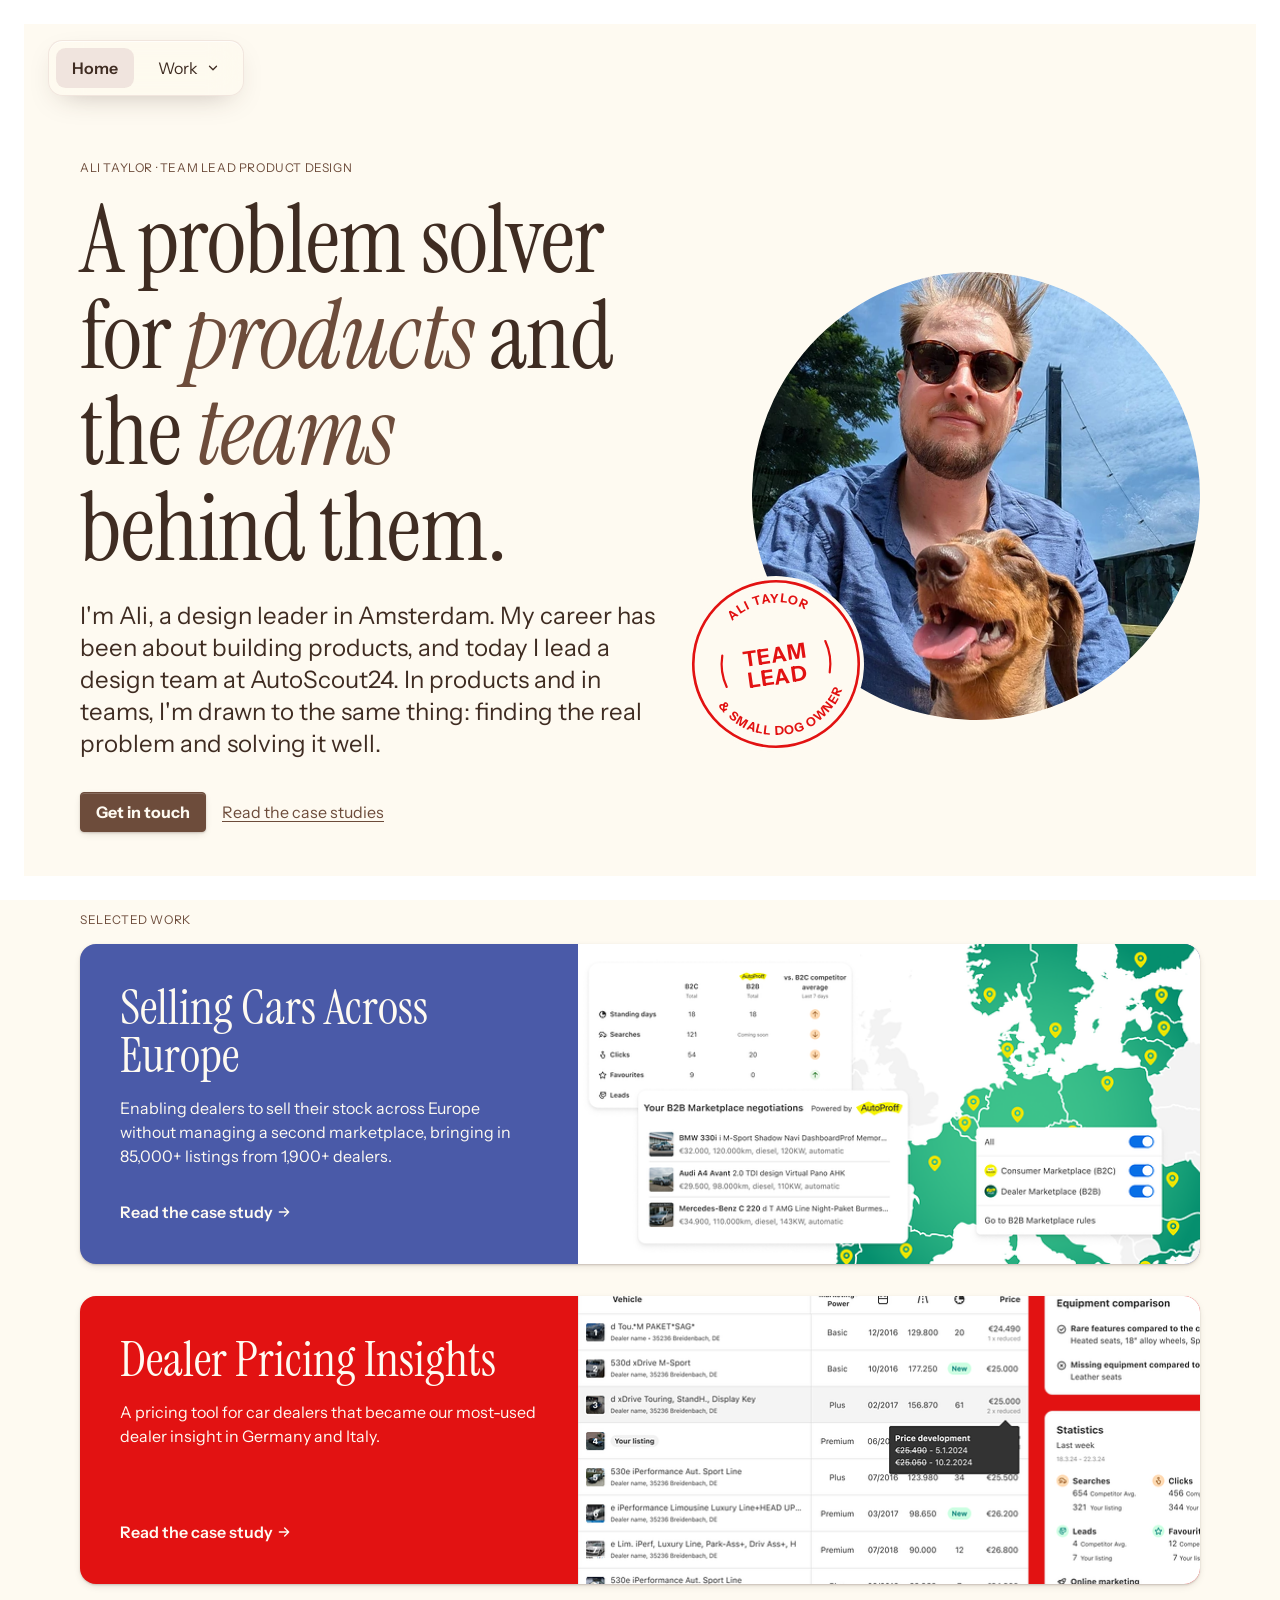
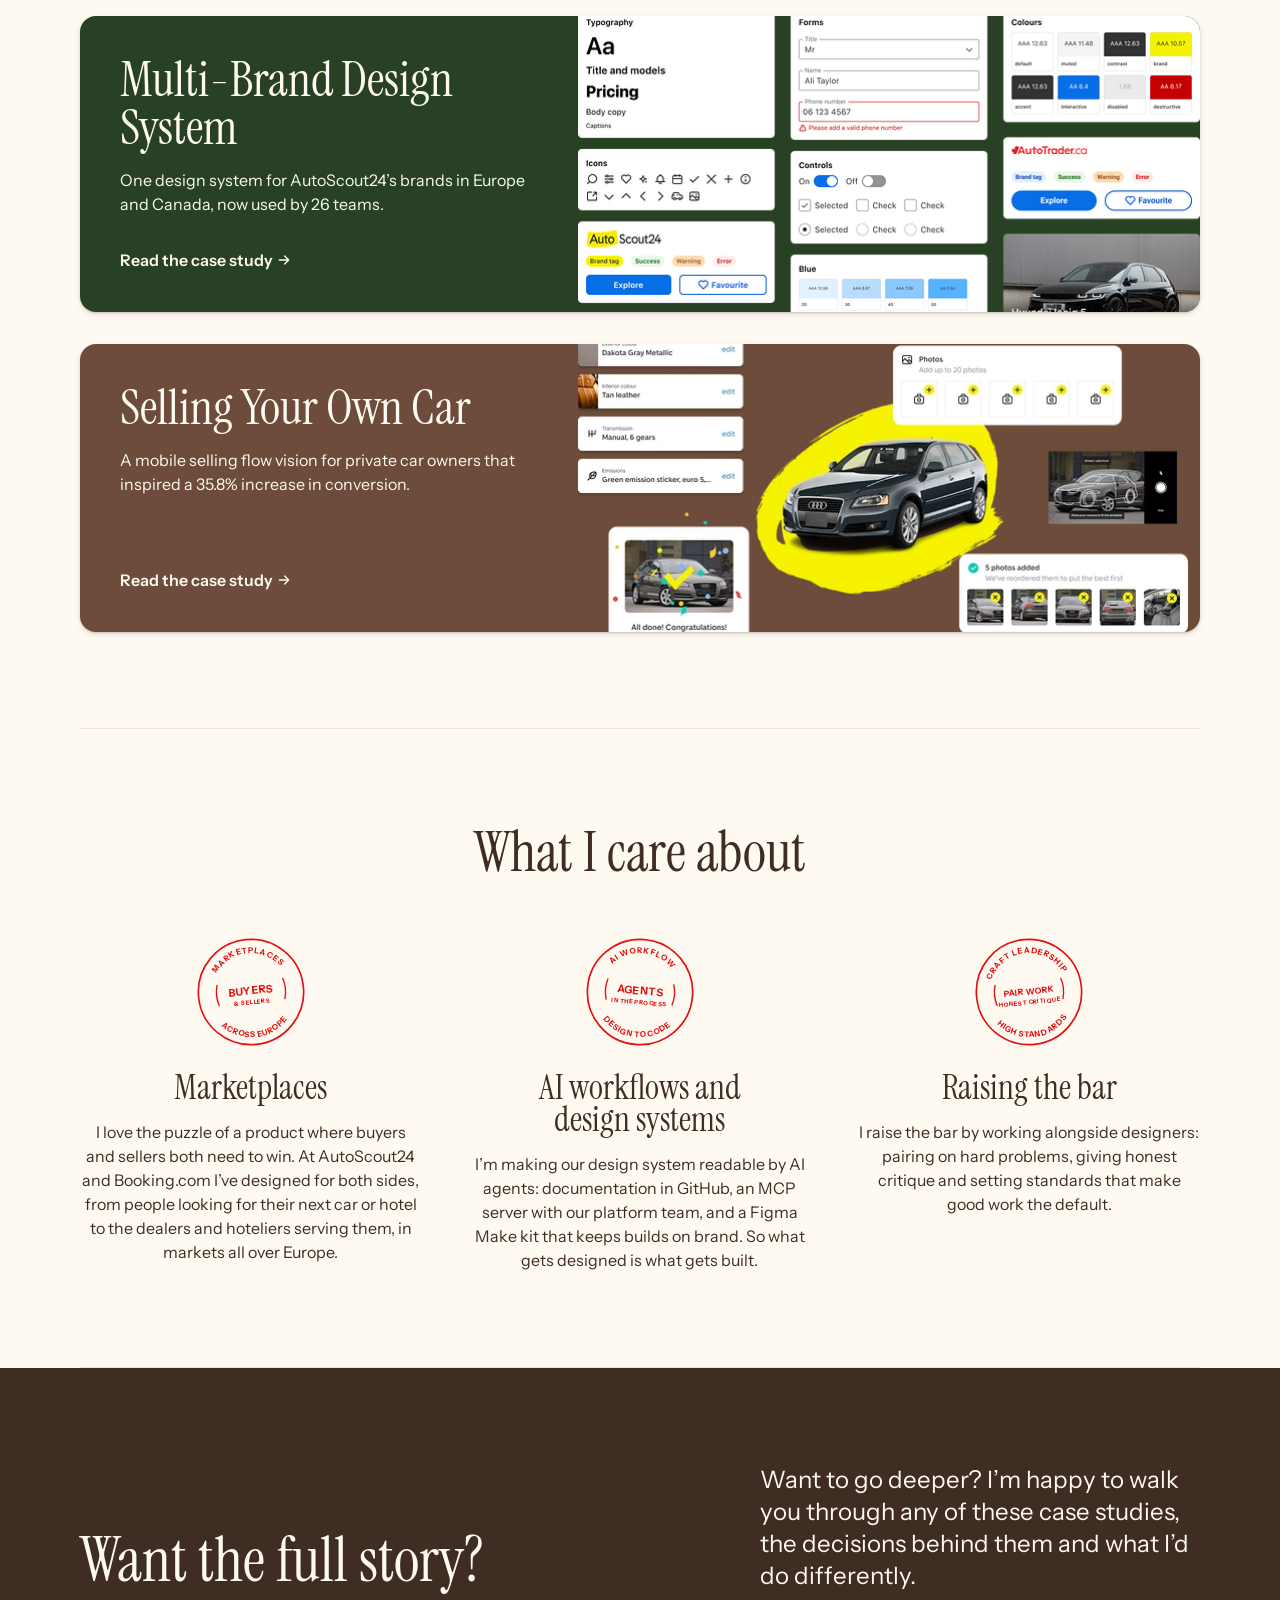
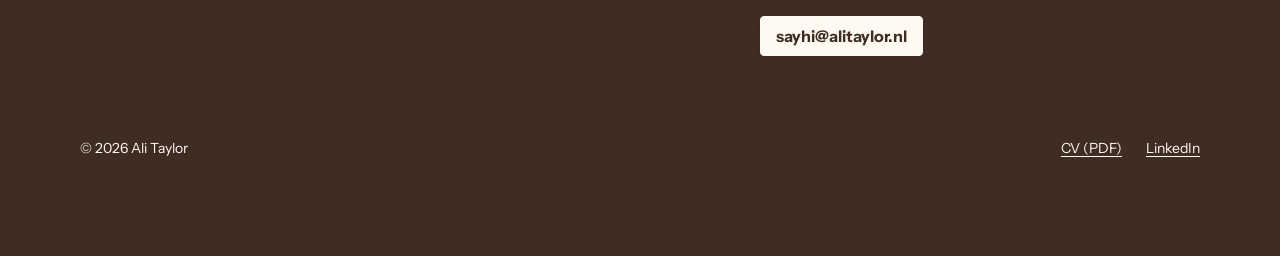
<file: index.html>
<!doctype html>
<html lang="en-GB">
<head>
<meta charset="utf-8">
<meta name="viewport" content="width=device-width, initial-scale=1">
<title>Ali Taylor, Team Lead Product Design</title>
<meta name="description" content="Ali Taylor is Team Lead Product Design at AutoScout24. Case studies in marketplaces across Europe, pricing intelligence, multi-brand design systems and private car selling.">
<link rel="canonical" href="https://alitaylor.nl/">
<meta property="og:type" content="website">
<meta property="og:title" content="Ali Taylor, Team Lead Product Design">
<meta property="og:description" content="Ali Taylor is Team Lead Product Design at AutoScout24. Case studies in marketplaces across Europe, pricing intelligence, multi-brand design systems and private car selling.">
<meta property="og:url" content="https://alitaylor.nl/">
<meta property="og:image" content="https://alitaylor.nl/assets/img/og.jpg?v=2">
<meta property="og:image:width" content="1200">
<meta property="og:image:height" content="630">
<meta name="twitter:card" content="summary_large_image">
<meta name="theme-color" content="#fefaf1">
<link rel="icon" href="assets/favicon.svg" type="image/svg+xml">
<link rel="preconnect" href="https://fonts.googleapis.com">
<link rel="preconnect" href="https://fonts.gstatic.com" crossorigin>
<link rel="stylesheet" href="https://fonts.googleapis.com/css2?family=Instrument+Sans:ital,wght@0,400..700;1,400..700&family=Instrument+Serif:ital@0;1&display=swap">
<script>if(!matchMedia("(prefers-reduced-motion: reduce)").matches){document.documentElement.classList.add("rv");setTimeout(function(){if(!window.__rv)document.documentElement.classList.add("rv-done")},2500)}</script>
<link rel="stylesheet" href="assets/css/site.css?v=23ee8983">
</head>
<body>
<a class="skip" href="#main">Skip to content</a>
<header class="site-header">
  <div class="bar">
    <nav class="nav" aria-label="Main">
      <a href="" aria-current="page">Home</a>
      <details class="work-menu">
        <summary>Work</summary>
          <ul>
  <li><a href="work/cross-border/">Selling Cars Across Europe</a></li>
  <li><a href="work/competitive-insights/">Dealer Pricing Insights</a></li>
  <li><a href="work/showcar/">Multi-Brand Design System</a></li>
  <li><a href="work/private-sellers/">Selling Your Own Car</a></li>
          </ul>
      </details>
    </nav>
  </div>
</header>

<main id="main">
<section class="hero" aria-labelledby="intro-h">
  <div class="wrap">
    <div>
      <span class="chapter-label">Ali Taylor · Team Lead Product Design</span>
      <h1 class="display" id="intro-h">A problem solver for <em>products</em> and the <em>teams</em> behind&nbsp;them.</h1>
      <p class="lede">I'm Ali, a design leader in Amsterdam. My career has been about building products, and today I lead a design team at AutoScout24. In products and in teams, I'm drawn to the same thing: finding the real problem and solving it well.</p>
      <div class="hero-actions">
        <a class="btn" href="#contact">Get in touch</a>
        <a class="textlink" href="#work">Read the case studies</a>
      </div>
    </div>
    <div class="portrait-wrap">
      <img class="portrait" src="assets/img/about/ali.webp?v=2" srcset="assets/img/about/ali-520.webp?v=2 520w, assets/img/about/ali.webp?v=2 1040w" sizes="(max-width: 56rem) 80vw, 28rem" width="1040" height="1040" alt="Ali in sunglasses on a sunny terrace, with his dachshund grinning in the foreground.">
      <svg class="roundel portrait-stamp" viewBox="0 0 200 200" role="img" aria-label="Ali Taylor: team lead and small dog owner">
        <use href="#roundel-frame" />
        <text class="roundel-arc"><textPath href="#roundel-top" startOffset="50%">ALI TAYLOR</textPath></text>
        <text class="roundel-main big" x="100" y="98">TEAM</text>
        <text class="roundel-main big" x="100" y="123">LEAD</text>
        <text class="roundel-arc"><textPath href="#roundel-bottom" startOffset="50%">&amp; SMALL DOG OWNER</textPath></text>
      </svg>
    </div>
  </div>
</section>

<section class="section" id="work" aria-labelledby="work-h" style="padding-top:0">
  <div class="wrap">
    <div class="section-head">
      <h2 id="work-h">Selected work</h2>
    </div>
    <div class="shelf">
<a class="book project-3" href="work/cross-border/">
  <div class="book-text">
    <h3>Selling Cars Across Europe</h3>
    <p>Enabling dealers to sell their stock across Europe without managing a second marketplace, bringing in 85,000+ listings from 1,900+ dealers.</p>
    <span class="book-cta">Read the case study <span class="book-arrow icon-arrow" aria-hidden="true"></span></span>
  </div>
  <div class="shot">
  <img src="assets/img/cross-border/cover.webp" srcset="assets/img/cross-border/cover-620.webp 620w, assets/img/cross-border/cover.webp 1240w" sizes="(max-width: 52rem) 100vw, 620px" alt="" width="1240" height="620" loading="lazy">
</div>
</a>
<a class="book project-2" href="work/competitive-insights/">
  <div class="book-text">
    <h3>Dealer Pricing Insights</h3>
    <p>A pricing tool for car dealers that became our most-used dealer insight in Germany and Italy.</p>
    <span class="book-cta">Read the case study <span class="book-arrow icon-arrow" aria-hidden="true"></span></span>
  </div>
  <div class="shot">
  <img src="assets/img/competitive-insights/cover.webp" srcset="assets/img/competitive-insights/cover-620.webp 620w, assets/img/competitive-insights/cover.webp 1240w" sizes="(max-width: 52rem) 100vw, 620px" alt="" width="1240" height="620" loading="lazy">
</div>
</a>
<a class="book project-1" href="work/showcar/">
  <div class="book-text">
    <h3>Multi-Brand Design System</h3>
    <p>One design system for AutoScout24’s brands in Europe and Canada, now used by 26 teams.</p>
    <span class="book-cta">Read the case study <span class="book-arrow icon-arrow" aria-hidden="true"></span></span>
  </div>
  <div class="shot">
  <img src="assets/img/showcar/cover.webp" srcset="assets/img/showcar/cover-620.webp 620w, assets/img/showcar/cover.webp 1240w" sizes="(max-width: 52rem) 100vw, 620px" alt="" width="1240" height="620" loading="lazy">
</div>
</a>
<a class="book project-4" href="work/private-sellers/">
  <div class="book-text">
    <h3>Selling Your Own Car</h3>
    <p>A mobile selling flow vision for private car owners that inspired a 35.8% increase in conversion.</p>
    <span class="book-cta">Read the case study <span class="book-arrow icon-arrow" aria-hidden="true"></span></span>
  </div>
  <div class="shot">
  <img src="assets/img/private-sellers/cover.webp?v=5" srcset="assets/img/private-sellers/cover-620.webp?v=5 620w, assets/img/private-sellers/cover.webp?v=5 1240w" sizes="(max-width: 52rem) 100vw, 620px" alt="" width="1240" height="620" loading="lazy">
</div>
</a>
    </div>
  </div>
</section>

<section class="section drawer" id="interests" aria-labelledby="interests-h">
  <div class="wrap">
    <div class="section-head">
      <h2 id="interests-h">What I care about</h2>
    </div>
    <svg class="roundel-defs" width="0" height="0" aria-hidden="true" focusable="false">
      <defs>
        <path id="roundel-top" d="M 30,100 A 70,70 0 0 1 170,100" />
        <path id="roundel-bottom" d="M 19,100 A 81,81 0 0 0 181,100" />
        <g id="roundel-frame" fill="none" stroke="currentColor">
          <circle cx="100" cy="100" r="94" stroke-width="3" />
          <path d="M 40.9,82 A 62,62 0 0 0 40.9,118" stroke-width="2.5" stroke-linecap="round" />
          <path d="M 159.1,82 A 62,62 0 0 1 159.1,118" stroke-width="2.5" stroke-linecap="round" />
        </g>
      </defs>
    </svg>
    <div class="interests">
      <article class="interest">
          <svg class="roundel" viewBox="0 0 200 200" role="img" aria-label="Marketplaces: buyers and sellers, across Europe">
            <use href="#roundel-frame" />
            <text class="roundel-arc"><textPath href="#roundel-top" startOffset="50%">MARKETPLACES</textPath></text>
            <text class="roundel-main" x="100" y="104">BUYERS</text>
            <text class="roundel-sub" x="100" y="122">&amp; SELLERS</text>
            <text class="roundel-arc"><textPath href="#roundel-bottom" startOffset="50%">ACROSS EUROPE</textPath></text>
          </svg>
        <h3>Marketplaces</h3>
        <p>I love the puzzle of a product where buyers and sellers both need to win. At AutoScout24 and Booking.com I&rsquo;ve designed for both sides, from people looking for their next car or hotel to the dealers and hoteliers serving them, in markets all over Europe.</p>
      </article>
      <article class="interest">
          <svg class="roundel" viewBox="0 0 200 200" role="img" aria-label="AI Workflow">
            <use href="#roundel-frame" />
            <text class="roundel-arc"><textPath href="#roundel-top" startOffset="50%">AI WORKFLOW</textPath></text>
            <text class="roundel-main" x="100" y="104">AGENTS</text>
            <text class="roundel-sub" x="100" y="122">IN THE PROCESS</text>
            <text class="roundel-arc"><textPath href="#roundel-bottom" startOffset="50%">DESIGN TO CODE</textPath></text>
          </svg>
        <h3>AI workflows and design systems</h3>
        <p>I’m making our design system readable by AI agents: documentation in GitHub, an MCP server with our platform team, and a Figma Make kit that keeps builds on brand. So what gets designed is what gets built.</p>
      </article>
      <article class="interest">
          <svg class="roundel" viewBox="0 0 200 200" role="img" aria-label="Craft leadership: pair work, honest critique, high standards">
            <use href="#roundel-frame" />
            <text class="roundel-arc"><textPath href="#roundel-top" startOffset="50%">CRAFT LEADERSHIP</textPath></text>
            <text class="roundel-main long" x="100" y="104">PAIR WORK</text>
            <text class="roundel-sub" x="100" y="122">HONEST CRITIQUE</text>
            <text class="roundel-arc"><textPath href="#roundel-bottom" startOffset="50%">HIGH STANDARDS</textPath></text>
          </svg>
        <h3>Raising the bar</h3>
        <p>I raise the bar by working alongside designers: pairing on hard problems, giving honest critique and setting standards that make good work the default.</p>
      </article>
    </div>
  </div>
</section>
</main>
<section class="contact section" id="contact" aria-labelledby="contact-h">
  <div class="wrap">
    <div>
      <h2 id="contact-h">Want the full story?</h2>
    </div>
    <div>
      <p>Want to go deeper? I&rsquo;m happy to walk you through any of these case studies, the decisions behind them and what I&rsquo;d do differently.</p>
      <a class="btn" href="mailto:sayhi@alitaylor.nl">sayhi@alitaylor.nl</a>
    </div>
    <div class="footer-row"><p class="copyright">&copy; 2026 Ali Taylor</p><nav class="footer-links" aria-label="Elsewhere"><a href="assets/docs/Ali-Taylor-CV.pdf">CV (PDF)</a><a href="https://www.linkedin.com/in/ali-taylor/" rel="me">LinkedIn</a></nav></div>
  </div>
</section>
<script src="assets/js/site.js?v=23ee8983" defer></script>
</body>
</html>
</file>
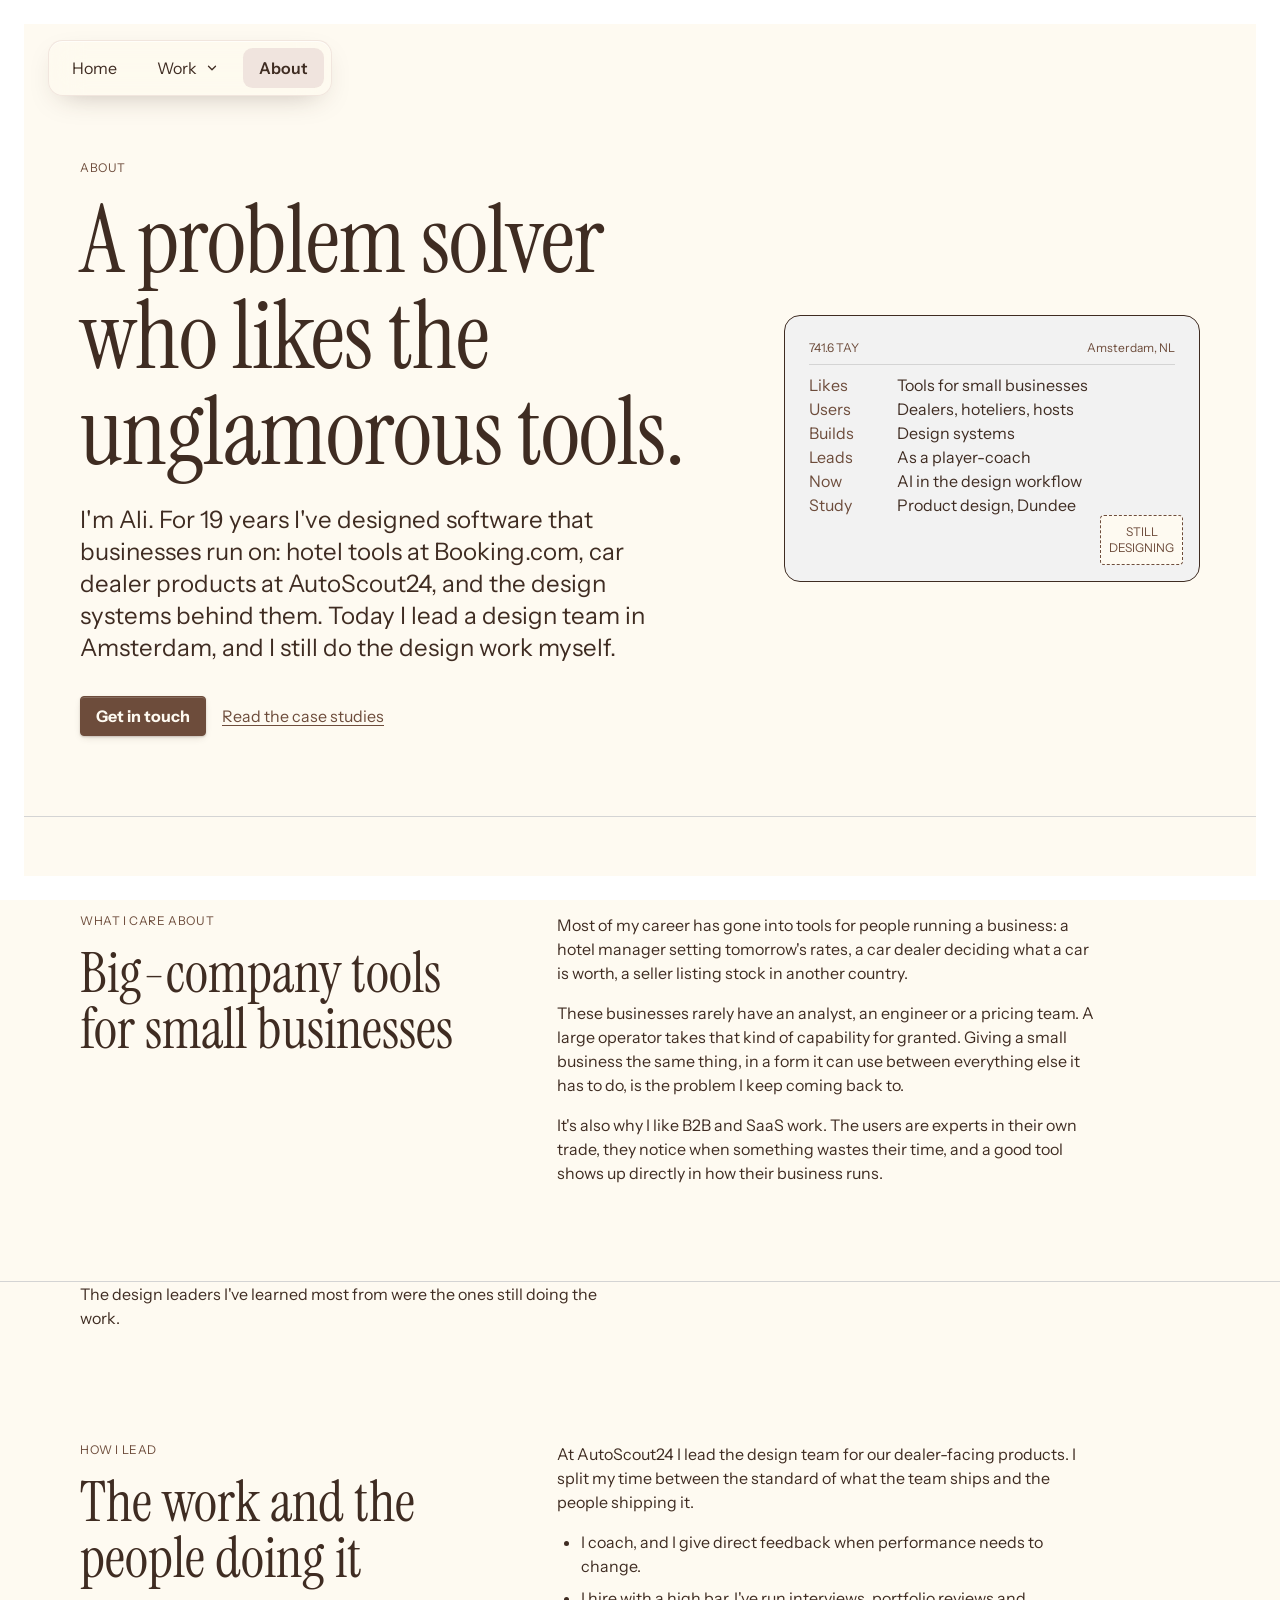
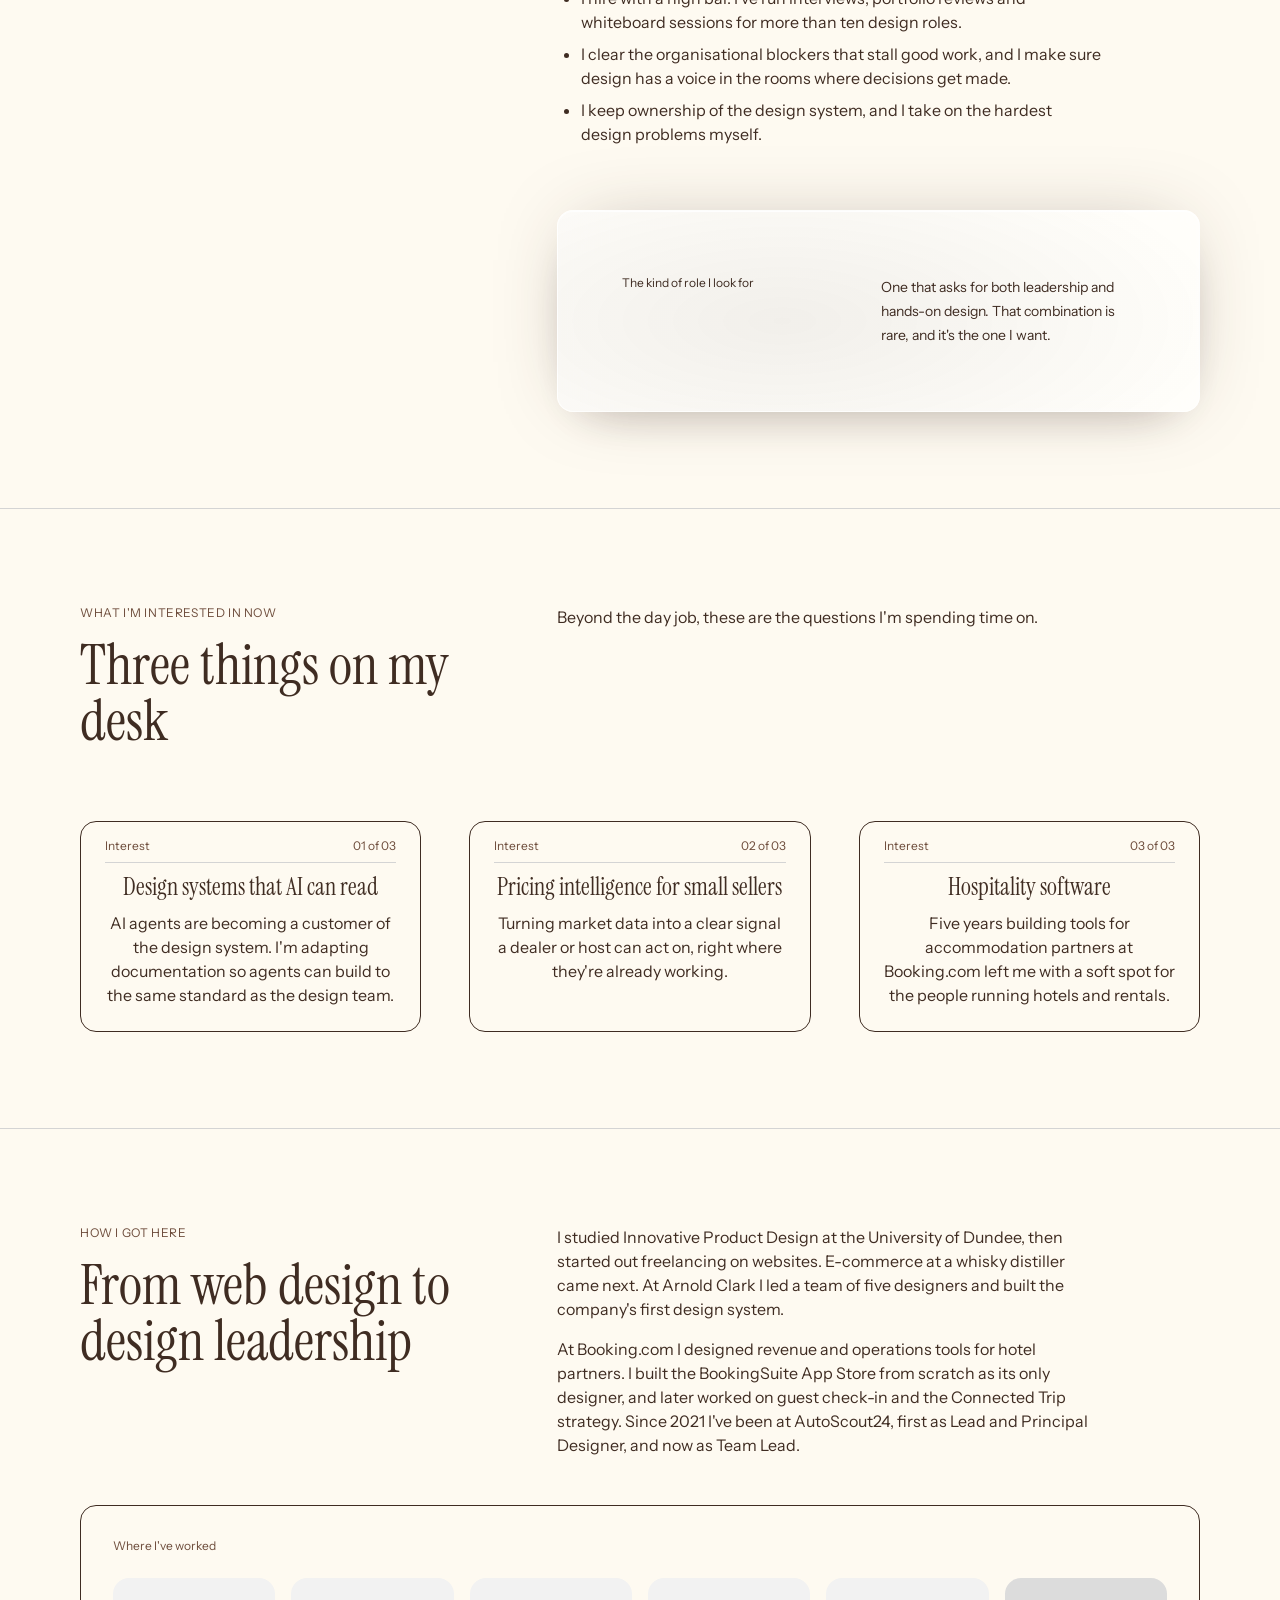
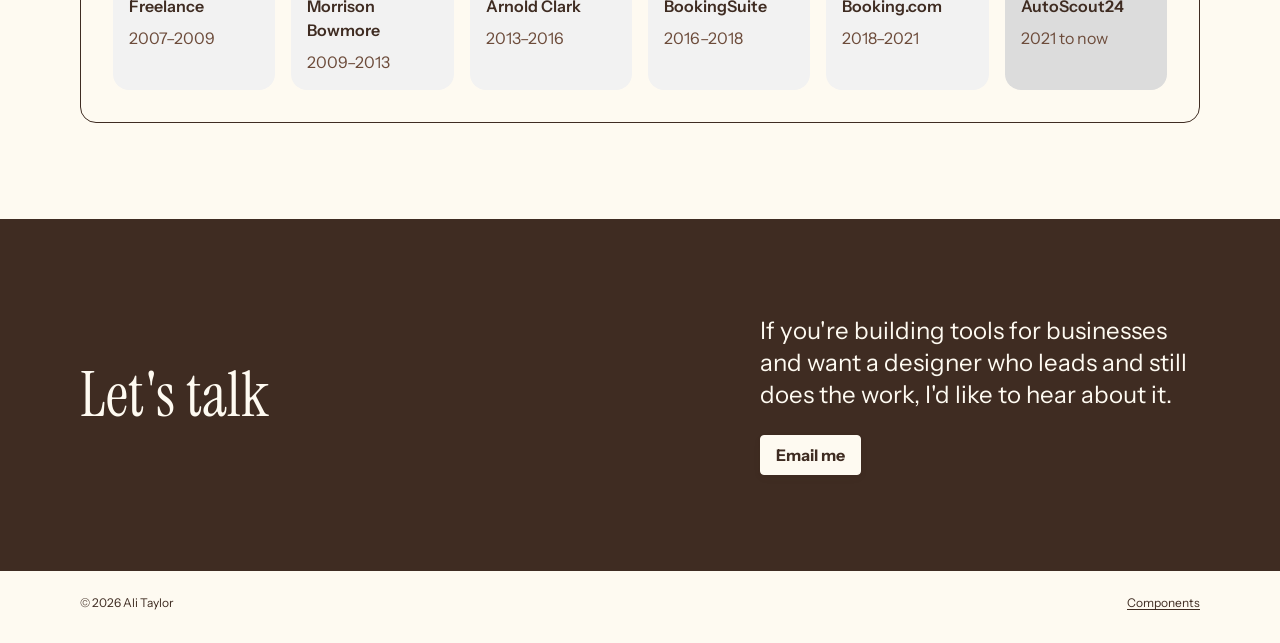
<file: about/index.html>
<!doctype html>
<html lang="en-GB">
<head>
<meta charset="utf-8">
<meta name="viewport" content="width=device-width, initial-scale=1">
<title>About Ali Taylor</title>
<meta name="description" content="Ali Taylor is a design leader in Amsterdam who has spent 19 years designing tools for businesses, from hotel software at Booking.com to dealer products at AutoScout24.">
<link rel="canonical" href="https://alitaylor.nl/about/">
<meta property="og:type" content="profile">
<meta property="og:title" content="About Ali Taylor">
<meta property="og:description" content="Ali Taylor is a design leader in Amsterdam who has spent 19 years designing tools for businesses, from hotel software at Booking.com to dealer products at AutoScout24.">
<meta property="og:url" content="https://alitaylor.nl/about/">
<meta property="og:image" content="https://alitaylor.nl/assets/img/og.jpg">
<meta name="theme-color" content="#fefaf1">
<link rel="icon" href="../assets/favicon.svg" type="image/svg+xml">
<link rel="preconnect" href="https://fonts.googleapis.com">
<link rel="preconnect" href="https://fonts.gstatic.com" crossorigin>
<link rel="stylesheet" href="https://fonts.googleapis.com/css2?family=Instrument+Sans:ital,wght@0,400..700;1,400..700&family=Instrument+Serif:ital@0;1&display=swap">
<link rel="stylesheet" href="../assets/css/site.css">
</head>
<body>
<a class="skip" href="#main">Skip to content</a>
<header class="site-header">
  <div class="bar">
    <nav class="nav" aria-label="Main">
      <a href="../">Home</a>
      <details class="work-menu">
        <summary>Work</summary>
          <ul>
  <li><a href="../work/showcar/"><span class="dot project-1"></span>Multi-Brand Design System</a></li>
  <li><a href="../work/competitive-insights/"><span class="dot project-2"></span>Dealer Pricing Insights</a></li>
  <li><a href="../work/cross-border/"><span class="dot project-3"></span>Selling Cars Across Europe</a></li>
          </ul>
      </details>
      <a href="./" aria-current="page">About</a>
    </nav>
  </div>
</header>

<main id="main">
<section class="hero">
  <div class="wrap">
    <div>
      <span class="chapter-label">About</span>
      <h1 class="display">A problem solver who likes the unglamorous tools.</h1>
      <p class="lede">I'm Ali. For 19 years I've designed software that businesses run on: hotel tools at Booking.com, car dealer products at AutoScout24, and the design systems behind them. Today I lead a design team in Amsterdam, and I still do the design work myself.</p>
      <div class="hero-actions">
        <a class="btn" href="#contact">Get in touch</a>
        <a class="textlink" href="../#work">Read the case studies</a>
      </div>
    </div>
    <aside class="card" aria-label="Catalogue card">
      <div class="card-top"><span>741.6 TAY</span><span>Amsterdam, NL</span></div>
      <dl>
        <div><dt>Likes</dt><dd>Tools for small businesses</dd></div>
        <div><dt>Users</dt><dd>Dealers, hoteliers, hosts</dd></div>
        <div><dt>Builds</dt><dd>Design systems</dd></div>
        <div><dt>Leads</dt><dd>As a player-coach</dd></div>
        <div><dt>Now</dt><dd>AI in the design workflow</dd></div>
        <div><dt>Study</dt><dd>Product design, Dundee</dd></div>
      </dl>
      <span class="stamp">STILL<br>DESIGNING</span>
    </aside>
  </div>
</section>

<section class="chapter" id="why" aria-labelledby="why-h" style="border-top:1px solid var(--line)">
  <div class="wrap">
    <div class="chapter-grid">
      <div>
        <span class="chapter-label">What I care about</span>
        <h2 id="why-h">Big-company tools for small businesses</h2>
      </div>
      <div class="body">
        <p>Most of my career has gone into tools for people running a business: a hotel manager setting tomorrow's rates, a car dealer deciding what a car is worth, a seller listing stock in another country.</p>
        <p>These businesses rarely have an analyst, an engineer or a pricing team. A large operator takes that kind of capability for granted. Giving a small business the same thing, in a form it can use between everything else it has to do, is the problem I keep coming back to.</p>
        <p>It's also why I like B2B and SaaS work. The users are experts in their own trade, they notice when something wastes their time, and a good tool shows up directly in how their business runs.</p>
      </div>
    </div>
  </div>
</section>

<section class="pull-wrap" aria-label="How I lead">
  <div class="wrap">
    <p class="pull">The design leaders I've learned most from were the ones still doing the work.</p>
  </div>
</section>

<section class="chapter" id="lead" aria-labelledby="lead-h">
  <div class="wrap">
    <div class="chapter-grid">
      <div>
        <span class="chapter-label">How I lead</span>
        <h2 id="lead-h">The work and the people doing it</h2>
      </div>
      <div class="body">
        <p>At AutoScout24 I lead the design team for our dealer-facing products. I split my time between the standard of what the team ships and the people shipping it.</p>
        <ul>
          <li>I coach, and I give direct feedback when performance needs to change.</li>
          <li>I hire with a high bar. I've run interviews, portfolio reviews and whiteboard sessions for more than ten design roles.</li>
          <li>I clear the organisational blockers that stall good work, and I make sure design has a voice in the rooms where decisions get made.</li>
          <li>I keep ownership of the design system, and I take on the hardest design problems myself.</li>
        </ul>
        <div class="decision"><span class="typed">The kind of role I look for</span><p>One that asks for both leadership and hands-on design. That combination is rare, and it's the one I want.</p></div>
      </div>
    </div>
  </div>
</section>

<section class="chapter" id="interests" aria-labelledby="interests-h">
  <div class="wrap">
    <div class="chapter-grid">
      <div>
        <span class="chapter-label">What I'm interested in now</span>
        <h2 id="interests-h">Three things on my desk</h2>
      </div>
      <div class="body">
        <p>Beyond the day job, these are the questions I'm spending time on.</p>
      </div>
    </div>
    <div class="interests">
      <article class="card">
        <div class="card-top"><span>Interest</span><span>01 of 03</span></div>
        <h3>Design systems that AI can read</h3>
        <p>AI agents are becoming a customer of the design system. I'm adapting documentation so agents can build to the same standard as the design team.</p>
      </article>
      <article class="card">
        <div class="card-top"><span>Interest</span><span>02 of 03</span></div>
        <h3>Pricing intelligence for small sellers</h3>
        <p>Turning market data into a clear signal a dealer or host can act on, right where they're already working.</p>
      </article>
      <article class="card">
        <div class="card-top"><span>Interest</span><span>03 of 03</span></div>
        <h3>Hospitality software</h3>
        <p>Five years building tools for accommodation partners at Booking.com left me with a soft spot for the people running hotels and rentals.</p>
      </article>
    </div>
  </div>
</section>

<section class="chapter" id="path" aria-labelledby="path-h">
  <div class="wrap">
    <div class="chapter-grid">
      <div>
        <span class="chapter-label">How I got here</span>
        <h2 id="path-h">From web design to design leadership</h2>
      </div>
      <div class="body">
        <p>I studied Innovative Product Design at the University of Dundee, then started out freelancing on websites. E-commerce at a whisky distiller came next. At Arnold Clark I led a team of five designers and built the company's first design system.</p>
        <p>At Booking.com I designed revenue and operations tools for hotel partners. I built the BookingSuite App Store from scratch as its only designer, and later worked on guest check-in and the Connected Trip strategy. Since 2021 I've been at AutoScout24, first as Lead and Principal Designer, and now as Team Lead.</p>
      </div>
    </div>
    <div class="figs-wrap"><div class="diagram"><p class="diagram-title">Where I've worked</p><ol class="flow">
      <li>Freelance<small>2007–2009</small></li>
      <li>Morrison Bowmore<small>2009–2013</small></li>
      <li>Arnold Clark<small>2013–2016</small></li>
      <li>BookingSuite<small>2016–2018</small></li>
      <li>Booking.com<small>2018–2021</small></li>
      <li class="me">AutoScout24<small>2021 to now</small></li>
    </ol></div></div>
  </div>
</section>
</main>

<section class="contact section" id="contact" aria-labelledby="contact-h">
  <div class="wrap">
    <div>
      <h2 id="contact-h">Let's talk</h2>
    </div>
    <div>
      <p>If you're building tools for businesses and want a designer who leads and still does the work, I'd like to hear about it.</p>
      <a class="btn" href="#"><!-- TODO: add email link -->Email me</a>
    </div>
  </div>
</section>
<footer class="site-footer">
  <div class="wrap">
    <span>&copy; 2026 Ali Taylor</span>
    <a href="../components/">Components</a>
  </div>
</footer>
<script src="../assets/js/site.js" defer></script>
</body>
</html>
</file>
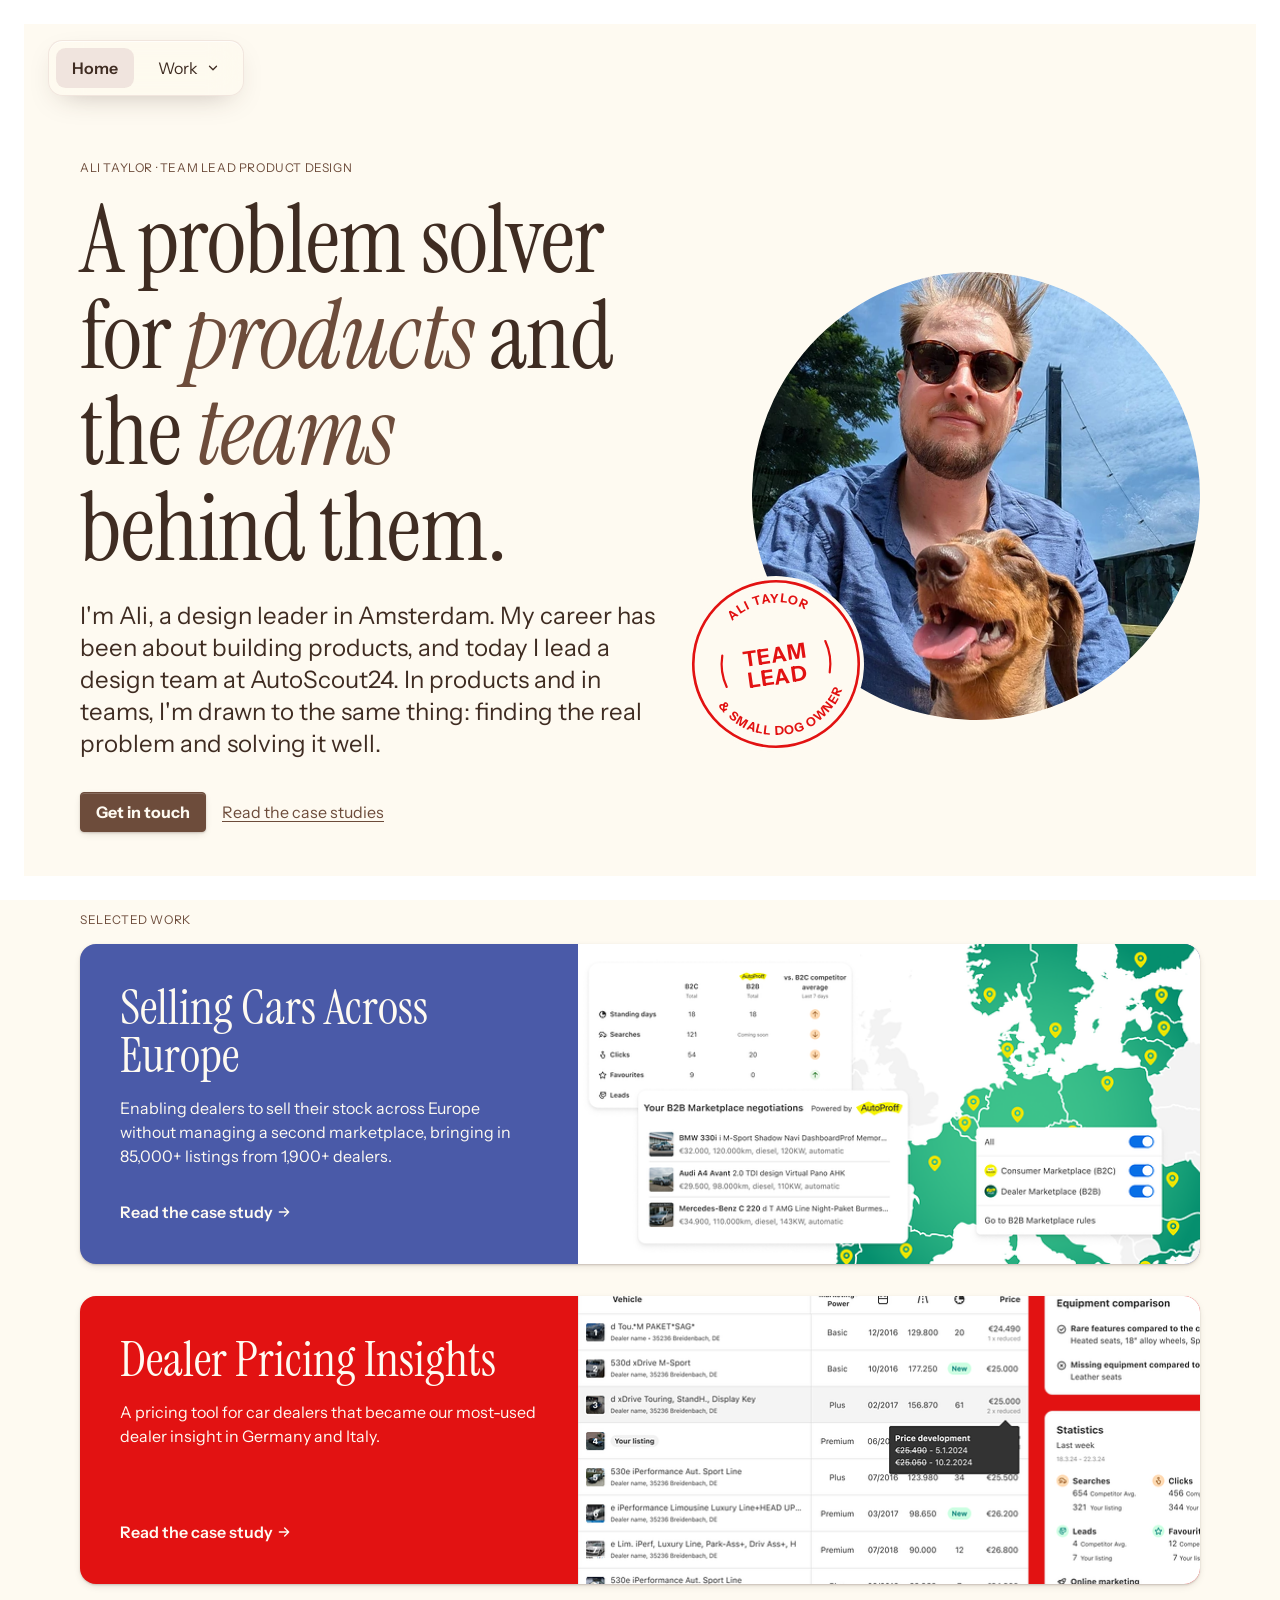
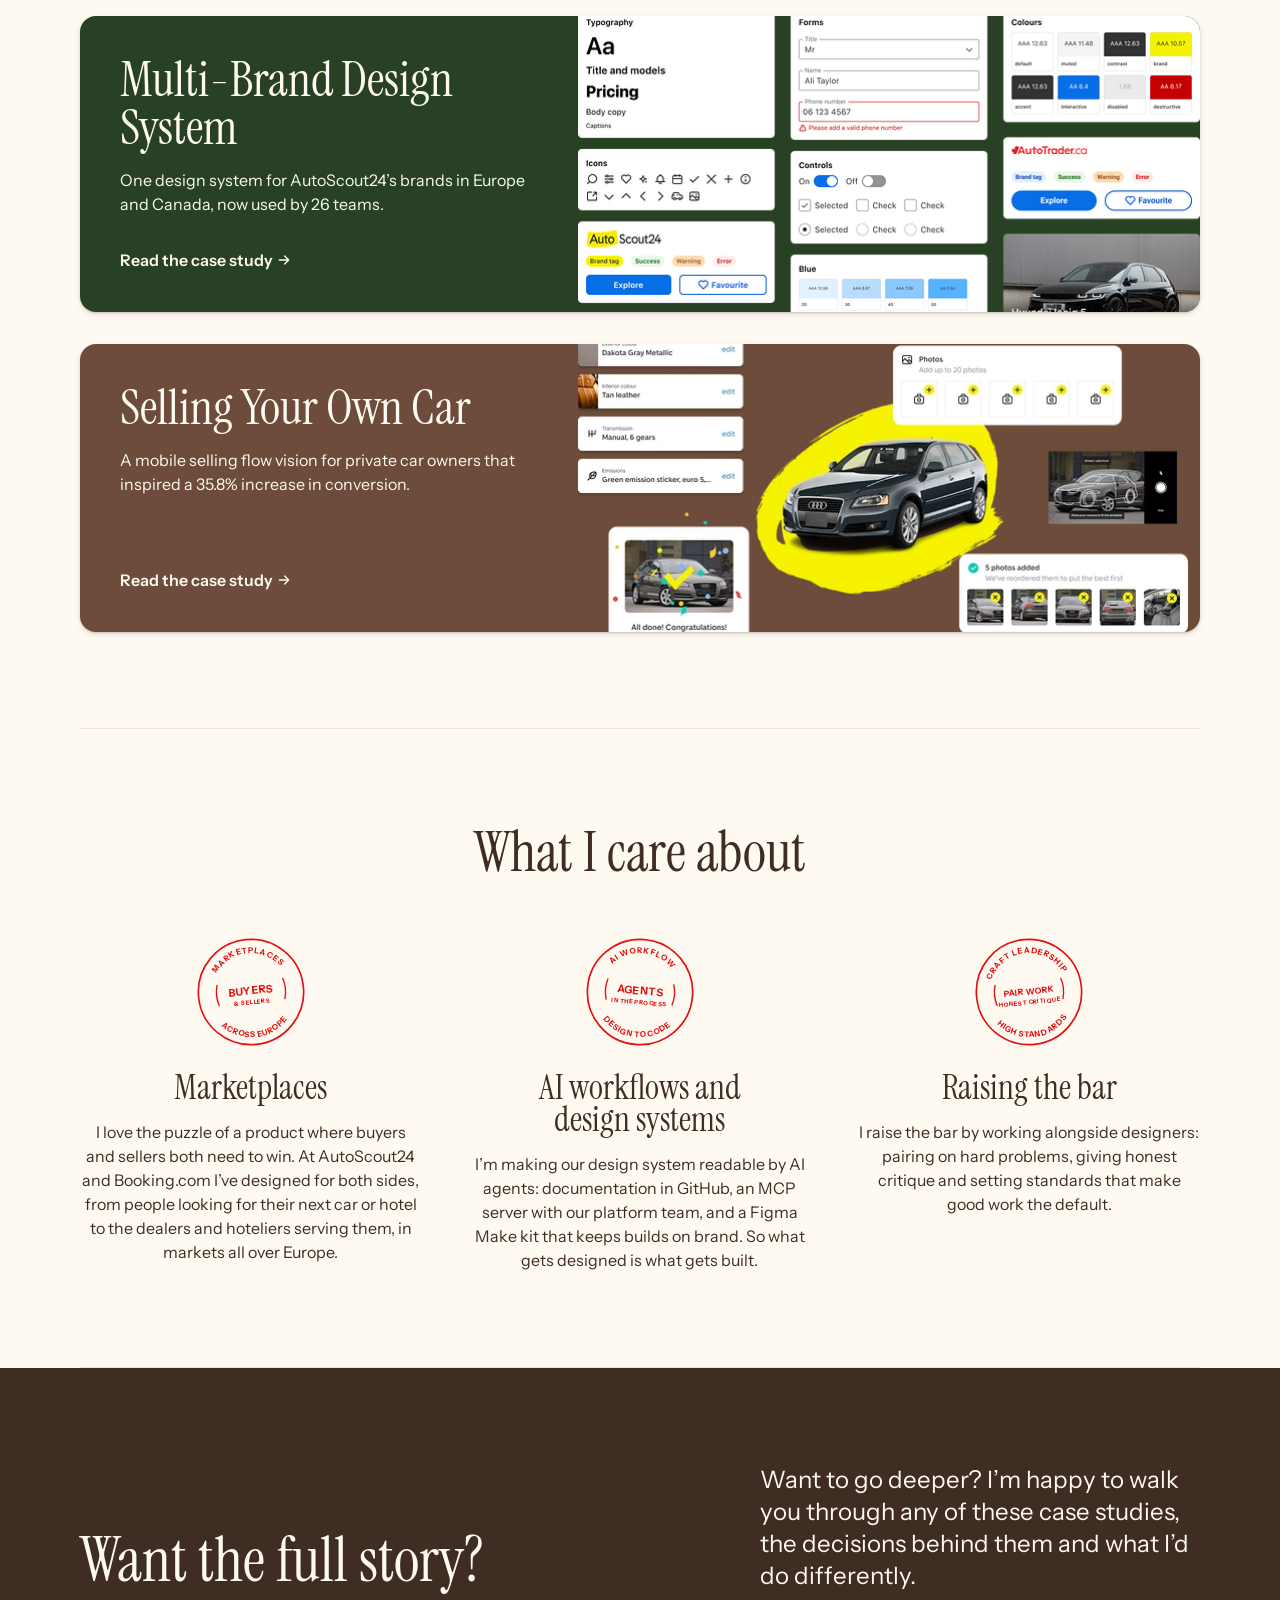
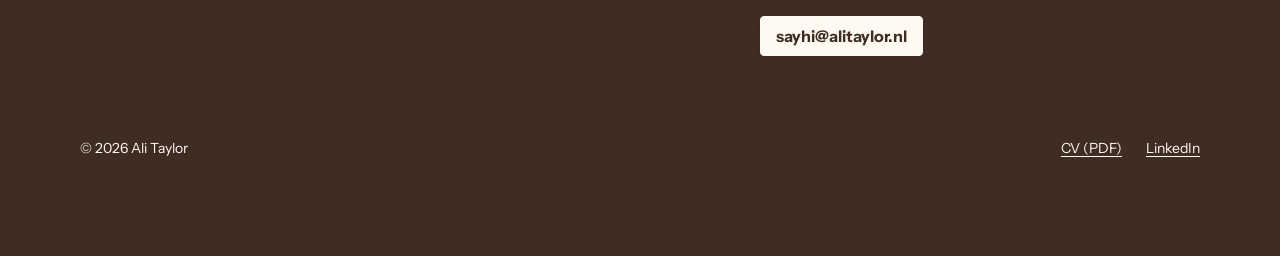
<file: draft/index.html>
<!doctype html>
<html lang="en-GB">
<head>
<meta charset="utf-8">
<meta name="robots" content="noindex">
<title>Moved · Ali Taylor</title>
<link rel="canonical" href="https://alitaylor.nl/">
<meta http-equiv="refresh" content="0; url=/">
<script>location.replace('/' + location.hash);</script>
</head>
<body>
<p>This page has moved to <a href="/">alitaylor.nl/</a>.</p>
</body>
</html>
</file>
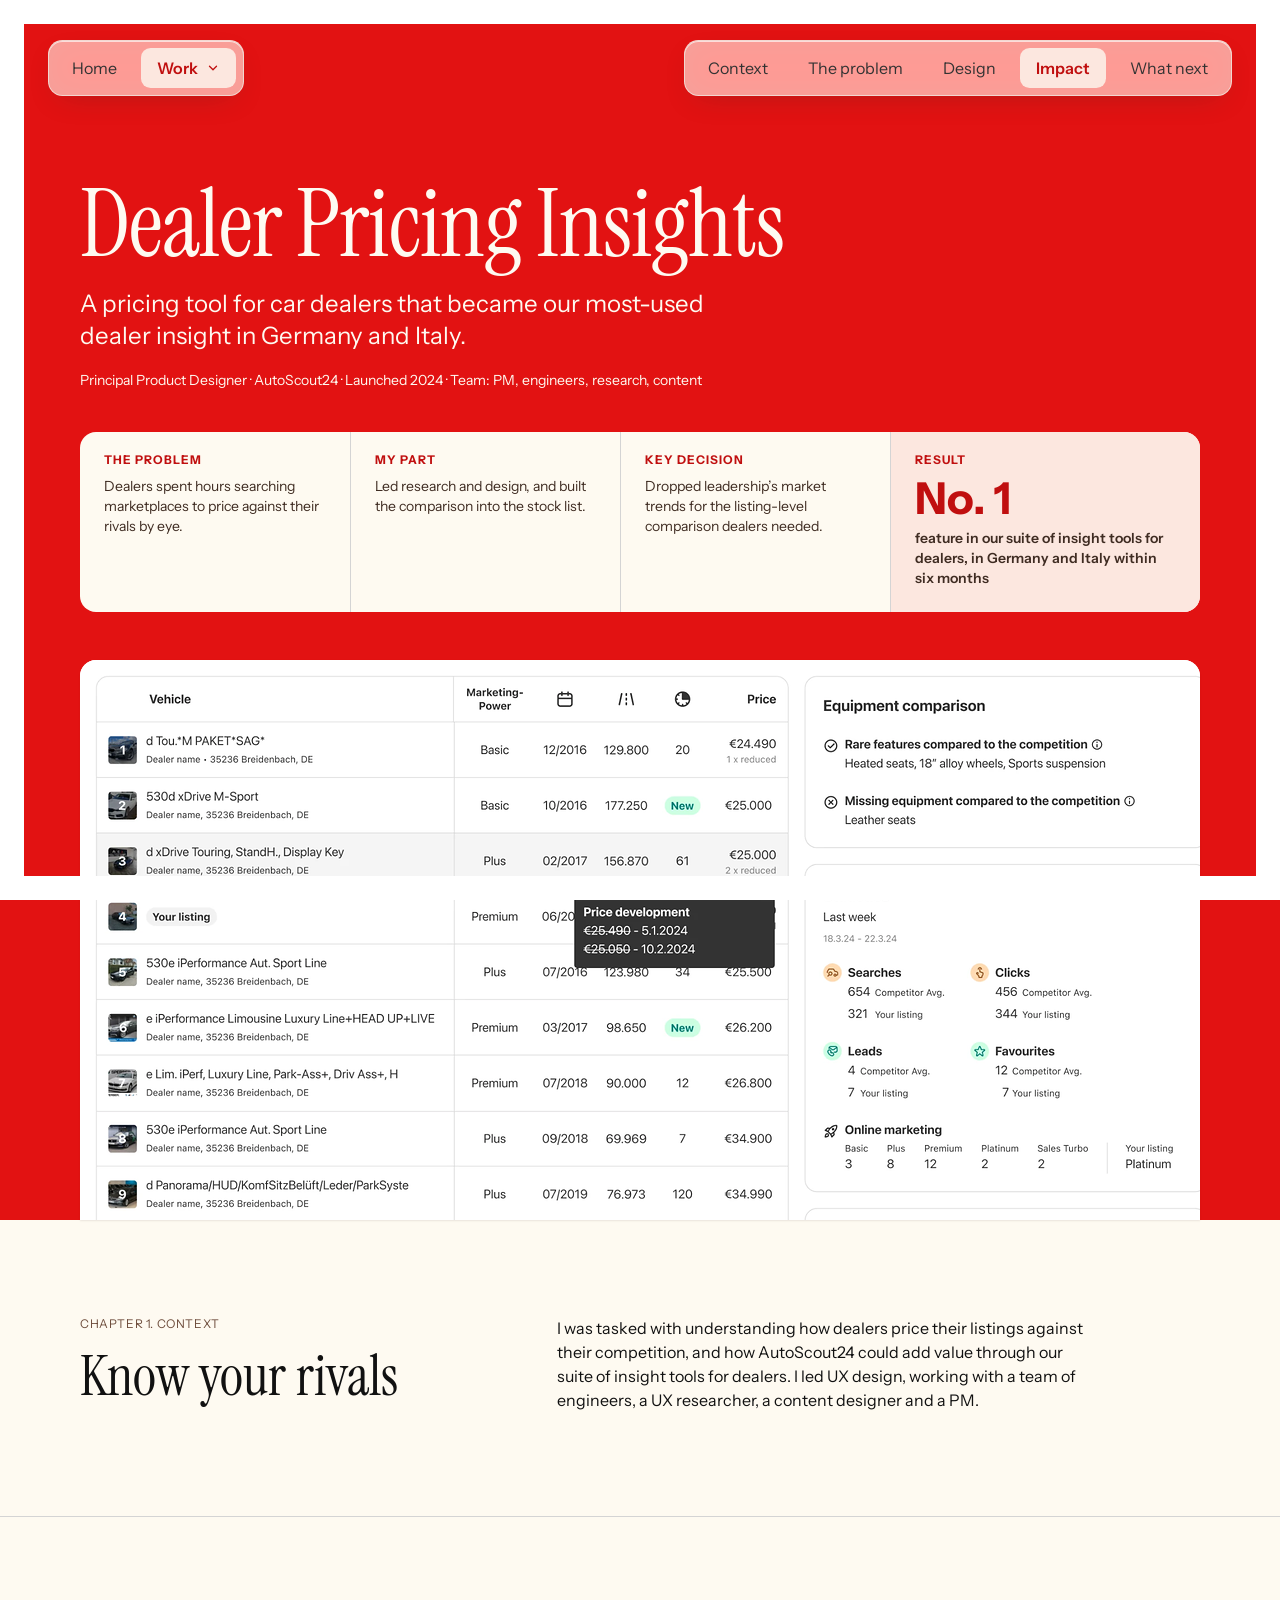
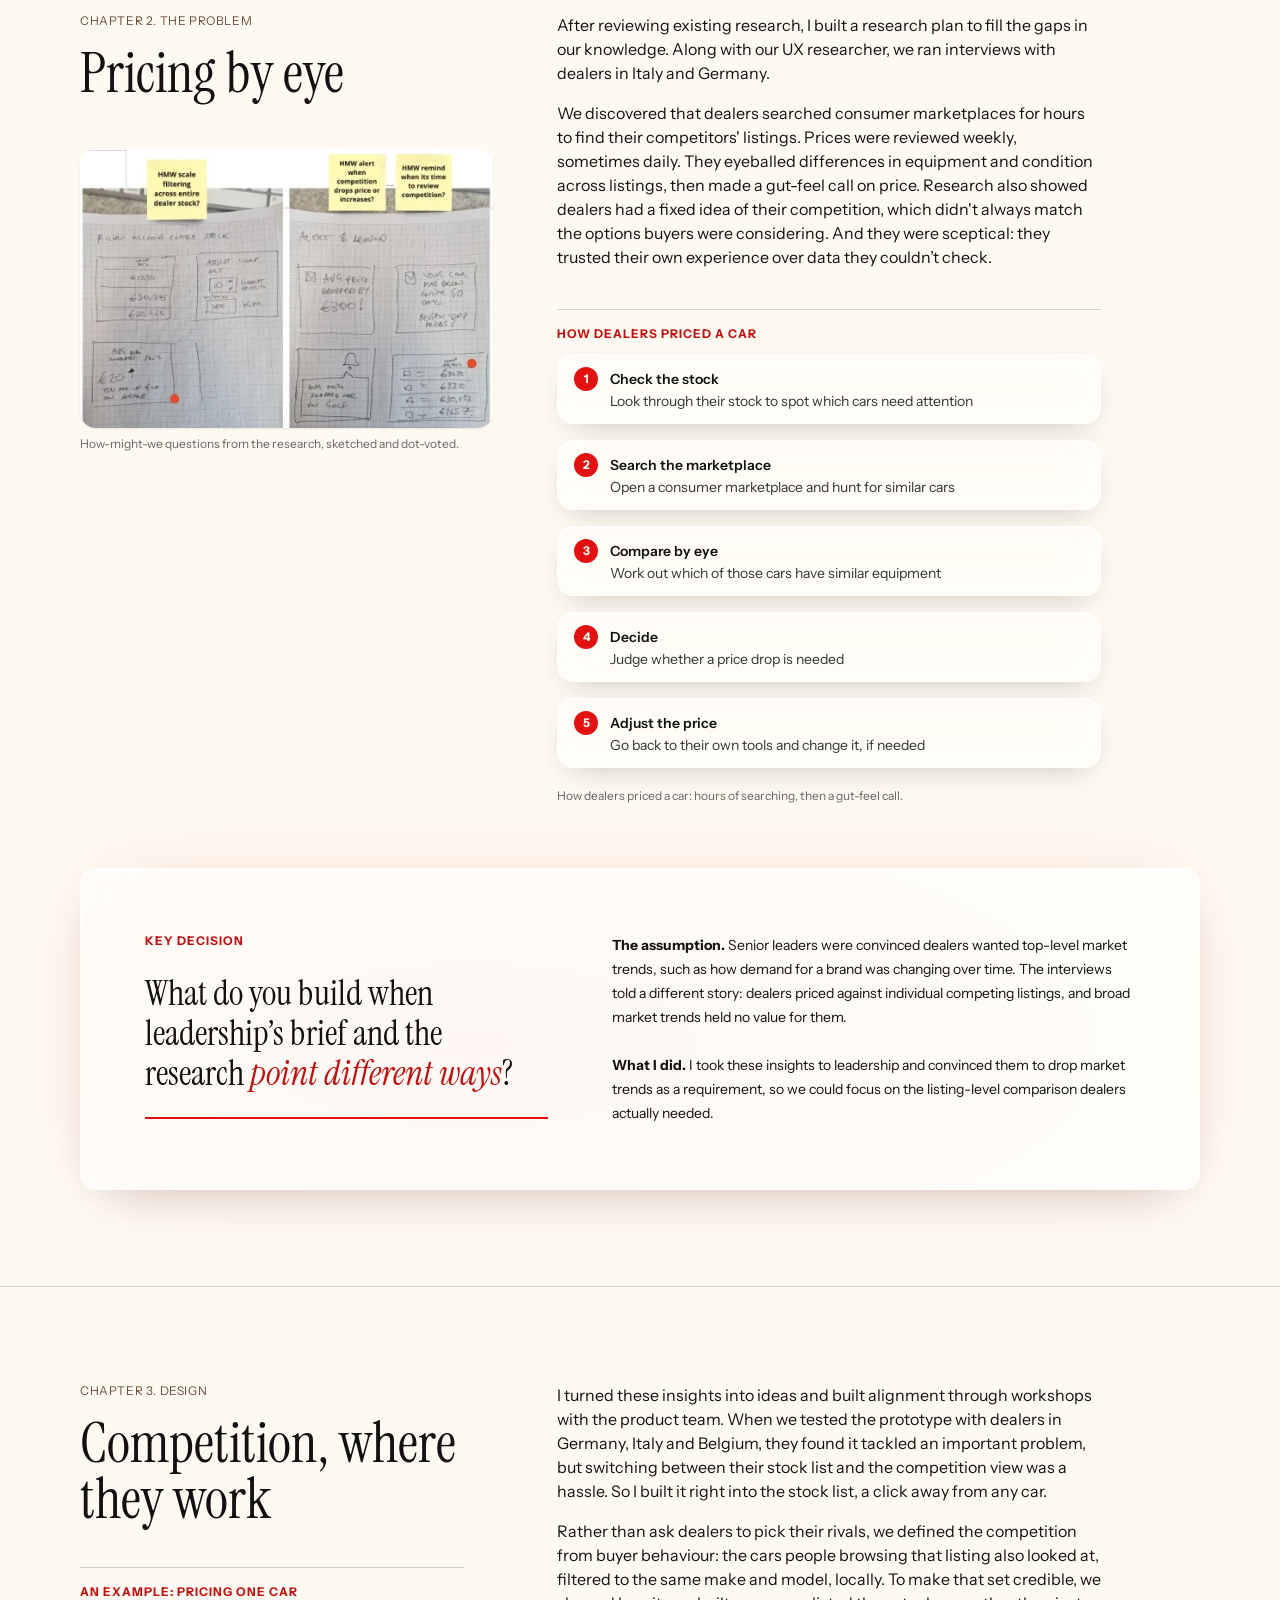
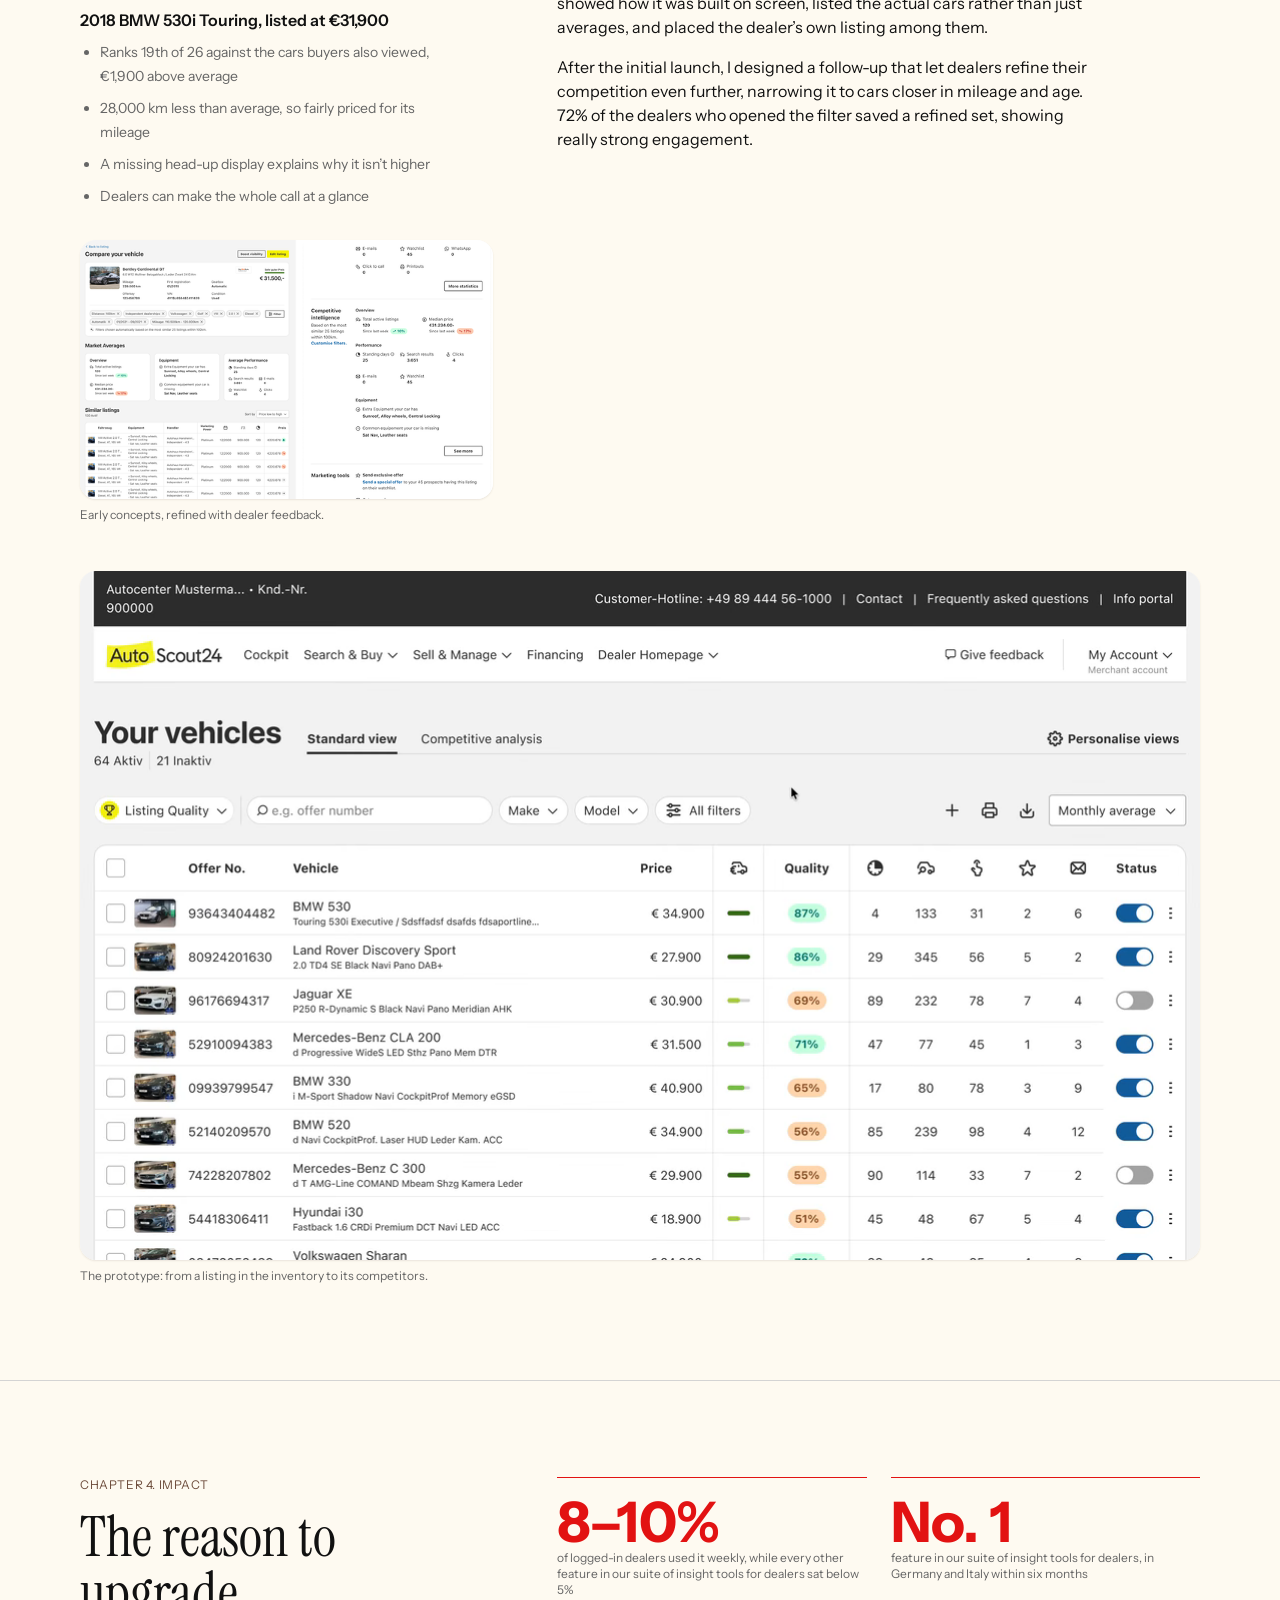
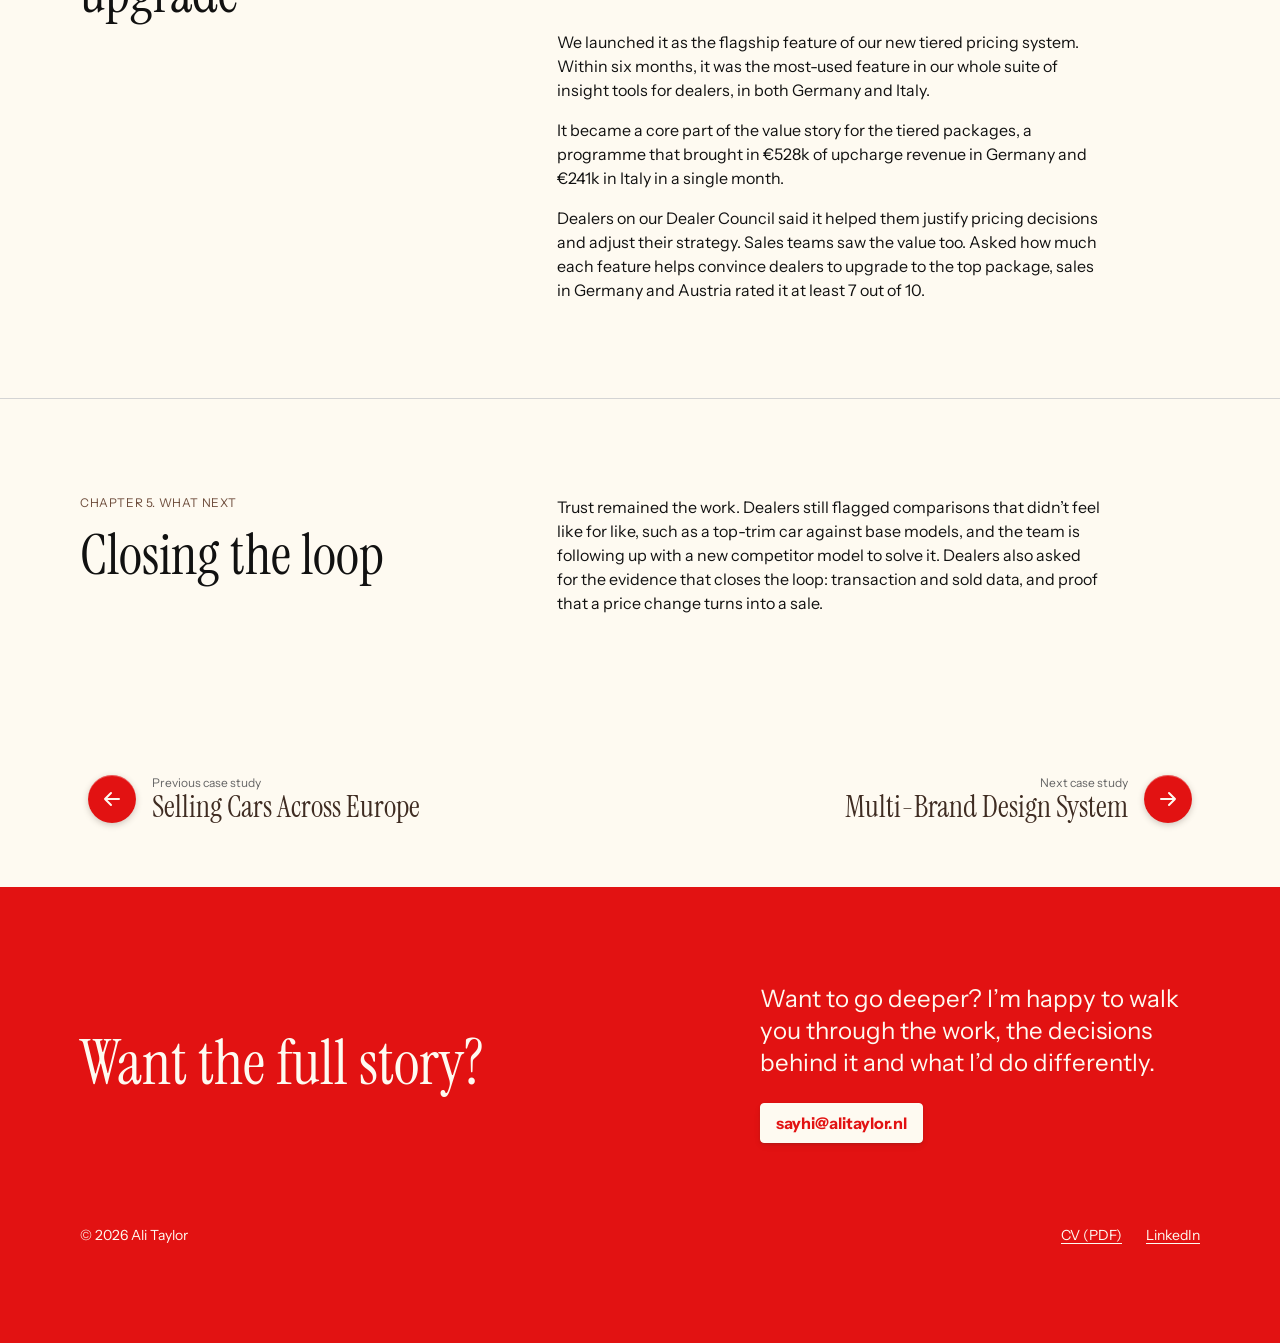
<file: work/competitive-insights/index.html>
<!doctype html>
<html lang="en-GB">
<head>
<meta charset="utf-8">
<meta name="viewport" content="width=device-width, initial-scale=1">
<title>Dealer Pricing Insights, a case study by Ali Taylor</title>
<meta name="description" content="A pricing tool for car dealers that became our most-used dealer insight in Germany and Italy.">
<link rel="canonical" href="https://alitaylor.nl/work/competitive-insights/">
<meta property="og:type" content="website">
<meta property="og:title" content="Dealer Pricing Insights, a case study by Ali Taylor">
<meta property="og:description" content="A pricing tool for car dealers that became our most-used dealer insight in Germany and Italy.">
<meta property="og:url" content="https://alitaylor.nl/work/competitive-insights/">
<meta property="og:image" content="https://alitaylor.nl/assets/img/og.jpg?v=2">
<meta property="og:image:width" content="1200">
<meta property="og:image:height" content="630">
<meta name="twitter:card" content="summary_large_image">
<meta name="theme-color" content="#fefaf1">
<link rel="icon" href="../../assets/favicon.svg" type="image/svg+xml">
<link rel="preconnect" href="https://fonts.googleapis.com">
<link rel="preconnect" href="https://fonts.gstatic.com" crossorigin>
<link rel="stylesheet" href="https://fonts.googleapis.com/css2?family=Instrument+Sans:ital,wght@0,400..700;1,400..700&family=Instrument+Serif:ital@0;1&display=swap">
<script>if(!matchMedia("(prefers-reduced-motion: reduce)").matches){document.documentElement.classList.add("rv");setTimeout(function(){if(!window.__rv)document.documentElement.classList.add("rv-done")},2500)}</script>
<link rel="stylesheet" href="../../assets/css/site.css?v=23ee8983">
</head>
<body class="project-2">
<a class="skip" href="#main">Skip to content</a>
<header class="site-header">
  <div class="bar">
    <nav class="nav" aria-label="Main">
      <a href="../../">Home</a>
      <details class="work-menu current">
        <summary>Work</summary>
          <ul>
  <li><a href="../../work/cross-border/">Selling Cars Across Europe</a></li>
  <li><a href="../../work/competitive-insights/" aria-current="page">Dealer Pricing Insights</a></li>
  <li><a href="../../work/showcar/">Multi-Brand Design System</a></li>
  <li><a href="../../work/private-sellers/">Selling Your Own Car</a></li>
          </ul>
      </details>
    </nav>
    <nav class="chapters" aria-label="Chapters">
      <ol>
        <li><a href="#context">Context</a></li>
        <li><a href="#problem">The problem</a></li>
        <li><a href="#design">Design</a></li>
        <li><a href="#impact">Impact</a></li>
        <li><a href="#next">What next</a></li>
      </ol>
    </nav>
  </div>
</header>

<main id="main">
<section class="cs-hero project-2">
  <div class="wrap">
        <h1 class="display">Dealer Pricing Insights</h1>
        <p class="lede">A pricing tool for car dealers that became our most-used dealer insight in Germany and Italy.</p>
    <p class="cs-meta">Principal Product Designer · AutoScout24 · Launched 2024 · Team: PM, engineers, research, content</p>
    <div class="summary" role="list" aria-label="Summary">
      <a class="summary-item" role="listitem" href="#problem"><span class="summary-label">The problem</span><span class="summary-text">Dealers spent hours searching marketplaces to price against their rivals by eye.</span></a>
      <a class="summary-item" role="listitem" href="#design"><span class="summary-label">My part</span><span class="summary-text">Led research and design, and built the comparison into the stock list.</span></a>
      <a class="summary-item" role="listitem" href="#decision"><span class="summary-label">Key decision</span><span class="summary-text">Dropped leadership’s market trends for the listing-level comparison dealers needed.</span></a>
      <a class="summary-item summary-result" role="listitem" href="#impact"><span class="summary-label">Result</span><b>No. 1</b><span class="summary-text">feature in our suite of insight tools for dealers, in Germany and Italy within six months</span></a>
    </div>
    <div class="hero-shot"><div class="shot natural" style="--ar: 2000 / 1000">
  <img src="../../assets/img/competitive-insights/hero.webp" srcset="../../assets/img/competitive-insights/hero-1120.webp 1120w, ../../assets/img/competitive-insights/hero.webp 2000w" sizes="(max-width: 76rem) 100vw, 1120px" width="2000" height="1000" alt="Pricing insights in the dealer inventory list: a ranked table of competing listings with marketing package, registration date, mileage, days online and price, a price development tooltip showing two reductions, and side panels comparing equipment and last week's searches, clicks, leads and favourites against the competitor average.">
</div></div>
  </div>
</section>


<section class="chapter" id="context" aria-labelledby="context-h">
  <div class="wrap">
    <div class="chapter-grid">
      <div>
        <span class="chapter-label">Chapter 1. Context</span>
        <h2 id="context-h">Know your rivals</h2>
      </div>
      <div class="body">
<p>I was tasked with understanding how dealers price their listings against their competition, and how AutoScout24 could add value through our suite of insight tools for dealers. I led UX design, working with a team of engineers, a UX researcher, a content designer and a PM.</p>
      </div>
    </div>
  </div>
</section>
<section class="chapter" id="problem" aria-labelledby="problem-h">
  <div class="wrap">
    <div class="chapter-grid with-fig">
      <div>
        <span class="chapter-label">Chapter 2. The problem</span>
        <h2 id="problem-h">Pricing by eye</h2>
      </div>
      <div class="body">
<p>After reviewing existing research, I built a research plan to fill the gaps in our knowledge. Along with our UX researcher, we ran interviews with dealers in Italy and Germany.</p>
<p>We discovered that dealers searched consumer marketplaces for hours to find their competitors' listings. Prices were reviewed weekly, sometimes daily. They eyeballed differences in equipment and condition across listings, then made a gut-feel call on price. Research also showed dealers had a fixed idea of their competition, which didn't always match the options buyers were considering. And they were sceptical: they trusted their own experience over data they couldn&rsquo;t check.</p>
        <figure class="side-flow" role="group" aria-label="How dealers priced a car: five manual steps">
          <span class="typed">How dealers priced a car</span>
          <ol class="flow numbered compact">
<li>Check the stock<small>Look through their stock to spot which cars need attention</small></li>
<li>Search the marketplace<small>Open a consumer marketplace and hunt for similar cars</small></li>
<li>Compare by eye<small>Work out which of those cars have similar equipment</small></li>
<li>Decide<small>Judge whether a price drop is needed</small></li>
<li>Adjust the price<small>Go back to their own tools and change it, if needed</small></li>
</ol>
          <figcaption class="cap">How dealers priced a car: hours of searching, then a gut-feel call.</figcaption>
        </figure>
      </div>
      <figure class="chapter-fig"><div class="shot natural" style="--ar: 480 / 324">
        <img src="../../assets/img/competitive-insights/sketches.webp" width="480" height="324" loading="lazy" alt="Two hand-drawn sketch pages under how-might-we sticky notes: scaling the competitor filter across a dealer's whole stock, and alerting dealers when a competitor drops their price or it's time to review. The most promising ideas are marked with red voting dots.">
      </div><figcaption class="cap">How-might-we questions from the research, sketched and dot-voted.</figcaption></figure>
    </div>
<aside class="decision" id="decision" aria-label="Key decision">
<div class="decision-head">
<span class="decision-label">Key decision</span>
<h3 class="decision-q">What do you build when leadership&rsquo;s brief and the research <em>point different ways</em>?</h3>
</div>
<div class="decision-cols">
<p><b>The assumption.</b> Senior leaders were convinced dealers wanted top-level market trends, such as how demand for a brand was changing over time. The interviews told a different story: dealers priced against individual competing listings, and broad market trends held no value for them.</p>
<p><b>What I did.</b> I took these insights to leadership and convinced them to drop market trends as a requirement, so we could focus on the listing-level comparison dealers actually needed.</p>
</div>
</aside>
  </div>
</section>
<section class="chapter" id="design" aria-labelledby="design-h">
  <div class="wrap">
    <div class="chapter-grid with-fig">
      <div>
        <span class="chapter-label">Chapter 3. Design</span>
        <h2 id="design-h">Competition, where they work</h2>
        <div class="example">
          <span class="typed">An example: pricing one car</span>
          <p class="example-car">2018 BMW 530i Touring, listed at &euro;31,900</p>
          <ul>
            <li>Ranks 19th of 26 against the cars buyers also viewed, &euro;1,900 above average</li>
            <li>28,000&nbsp;km less than average, so fairly priced for its mileage</li>
            <li>A missing head-up display explains why it isn&rsquo;t higher</li>
            <li>Dealers can make the whole call at a glance</li>
          </ul>
        </div>
      </div>
      <div class="body">
<p>I turned these insights into ideas and built alignment through workshops with the product team. When we tested the prototype with dealers in Germany, Italy and Belgium, they found it tackled an important problem, but switching between their stock list and the competition view was a hassle. So I built it right into the stock list, a click away from any car.</p>
<p>Rather than ask dealers to pick their rivals, we defined the competition from buyer behaviour: the cars people browsing that listing also looked at, filtered to the same make and model, locally. To make that set credible, we showed how it was built on screen, listed the actual cars rather than just averages, and placed the dealer&rsquo;s own listing among them.</p>
<p>After the initial launch, I designed a follow-up that let dealers refine their competition even further, narrowing it to cars closer in mileage and age. 72% of the dealers who opened the filter saved a refined set, showing really strong engagement.</p>
      </div>
      <figure class="chapter-fig"><div class="shot natural" style="--ar: 1100 / 690">
        <img src="../../assets/img/competitive-insights/iterations.webp" srcset="../../assets/img/competitive-insights/iterations-550.webp 550w, ../../assets/img/competitive-insights/iterations.webp 1100w" sizes="(max-width: 52rem) 100vw, 410px" width="1100" height="690" loading="lazy" alt="Two prototype iterations side by side. Left: a full Compare your vehicle page with automatic filters, market averages, equipment and performance cards, and a table of similar listings. Right: a leaner competitive intelligence panel inside the listing page, with total listings, median price, performance, equipment differences and marketing tools.">
      </div><figcaption class="cap">Early concepts, refined with dealer feedback.</figcaption></figure>
    </div>
<div class="figs-wrap"><figure><div class="shot natural" style="--ar: 2240 / 1378">
  <video class="loop-video" muted loop playsinline preload="none" width="2240" height="1378"
    poster="../../assets/img/competitive-insights/prototype-poster-1120.webp?v=2" data-hires-poster="../../assets/img/competitive-insights/prototype-poster.webp?v=2"
    aria-label="Prototype walkthrough: from the dealer&#39;s vehicle list, a listing opens in a side panel. The Overview tab shows price, listing quality and statistics; Competitive Analysis compares price against similar cars, price versus mileage and first registration, vehicle details, last week&#39;s statistics and market development; Competing vehicles lists the closest competitors, and one opens to show its details.">
    <source src="../../assets/img/competitive-insights/prototype-1120.mp4?v=2" data-hires="../../assets/img/competitive-insights/prototype-2240.mp4?v=2" type="video/mp4">
    <source src="../../assets/img/competitive-insights/prototype-1120.webm?v=2" data-hires="../../assets/img/competitive-insights/prototype-2240.webm?v=2" type="video/webm">
  </video>
</div><figcaption class="cap">The prototype: from a listing in the inventory to its competitors.</figcaption></figure></div>
  </div>
</section>
<section class="chapter" id="impact" aria-labelledby="impact-h">
  <div class="wrap">
    <div class="chapter-grid">
      <div>
        <span class="chapter-label">Chapter 4. Impact</span>
        <h2 id="impact-h">The reason to upgrade</h2>
      </div>
      <div class="body">
<div class="facts">
  <div class="fact"><b>8&ndash;10%</b><span>of logged-in dealers used it weekly, while every other feature in our suite of insight tools for dealers sat below 5%</span></div>
  <div class="fact"><b>No. 1</b><span>feature in our suite of insight tools for dealers, in Germany and Italy within six months</span></div>
</div>
<p>We launched it as the flagship feature of our new tiered pricing system. Within six months, it was the most-used feature in our whole suite of insight tools for dealers, in both Germany and Italy.</p>
<p>It became a core part of the value story for the tiered packages, a programme that brought in &euro;528k of upcharge revenue in Germany and &euro;241k in Italy in a single month.</p>
<p>Dealers on our Dealer Council said it helped them justify pricing decisions and adjust their strategy. Sales teams saw the value too. Asked how much each feature helps convince dealers to upgrade to the top package, sales in Germany and Austria rated it at least 7 out of 10.</p>
      </div>
    </div>
  </div>
</section>
<section class="chapter" id="next" aria-labelledby="next-h">
  <div class="wrap">
    <div class="chapter-grid">
      <div>
        <span class="chapter-label">Chapter 5. What next</span>
        <h2 id="next-h">Closing the loop</h2>
      </div>
      <div class="body">
<p>Trust remained the work. Dealers still flagged comparisons that didn&rsquo;t feel like for like, such as a top-trim car against base models, and the team is following up with a new competitor model to solve it. Dealers also asked for the evidence that closes the loop: transaction and sold data, and proof that a price change turns into a sale.</p>
      </div>
    </div>
  </div>
</section>

</main>

<nav class="pager" aria-label="More case studies">
  <a class="project-3" href="../../work/cross-border/"><span class="typed">Previous case study</span><span class="h3">Selling Cars Across Europe</span></a>
  <a class="project-1" href="../../work/showcar/"><span class="typed">Next case study</span><span class="h3">Multi-Brand Design System</span></a>
</nav>
<section class="contact section" id="contact" aria-labelledby="contact-h">
  <div class="wrap">
    <div>
      <h2 id="contact-h">Want the full story?</h2>
    </div>
    <div>
      <p>Want to go deeper? I&rsquo;m happy to walk you through the work, the decisions behind it and what I&rsquo;d do differently.</p>
      <a class="btn" href="mailto:sayhi@alitaylor.nl">sayhi@alitaylor.nl</a>
    </div>
    <div class="footer-row"><p class="copyright">&copy; 2026 Ali Taylor</p><nav class="footer-links" aria-label="Elsewhere"><a href="../../assets/docs/Ali-Taylor-CV.pdf">CV (PDF)</a><a href="https://www.linkedin.com/in/ali-taylor/" rel="me">LinkedIn</a></nav></div>
  </div>
</section>
<script src="../../assets/js/site.js?v=23ee8983" defer></script>
</body>
</html>
</file>
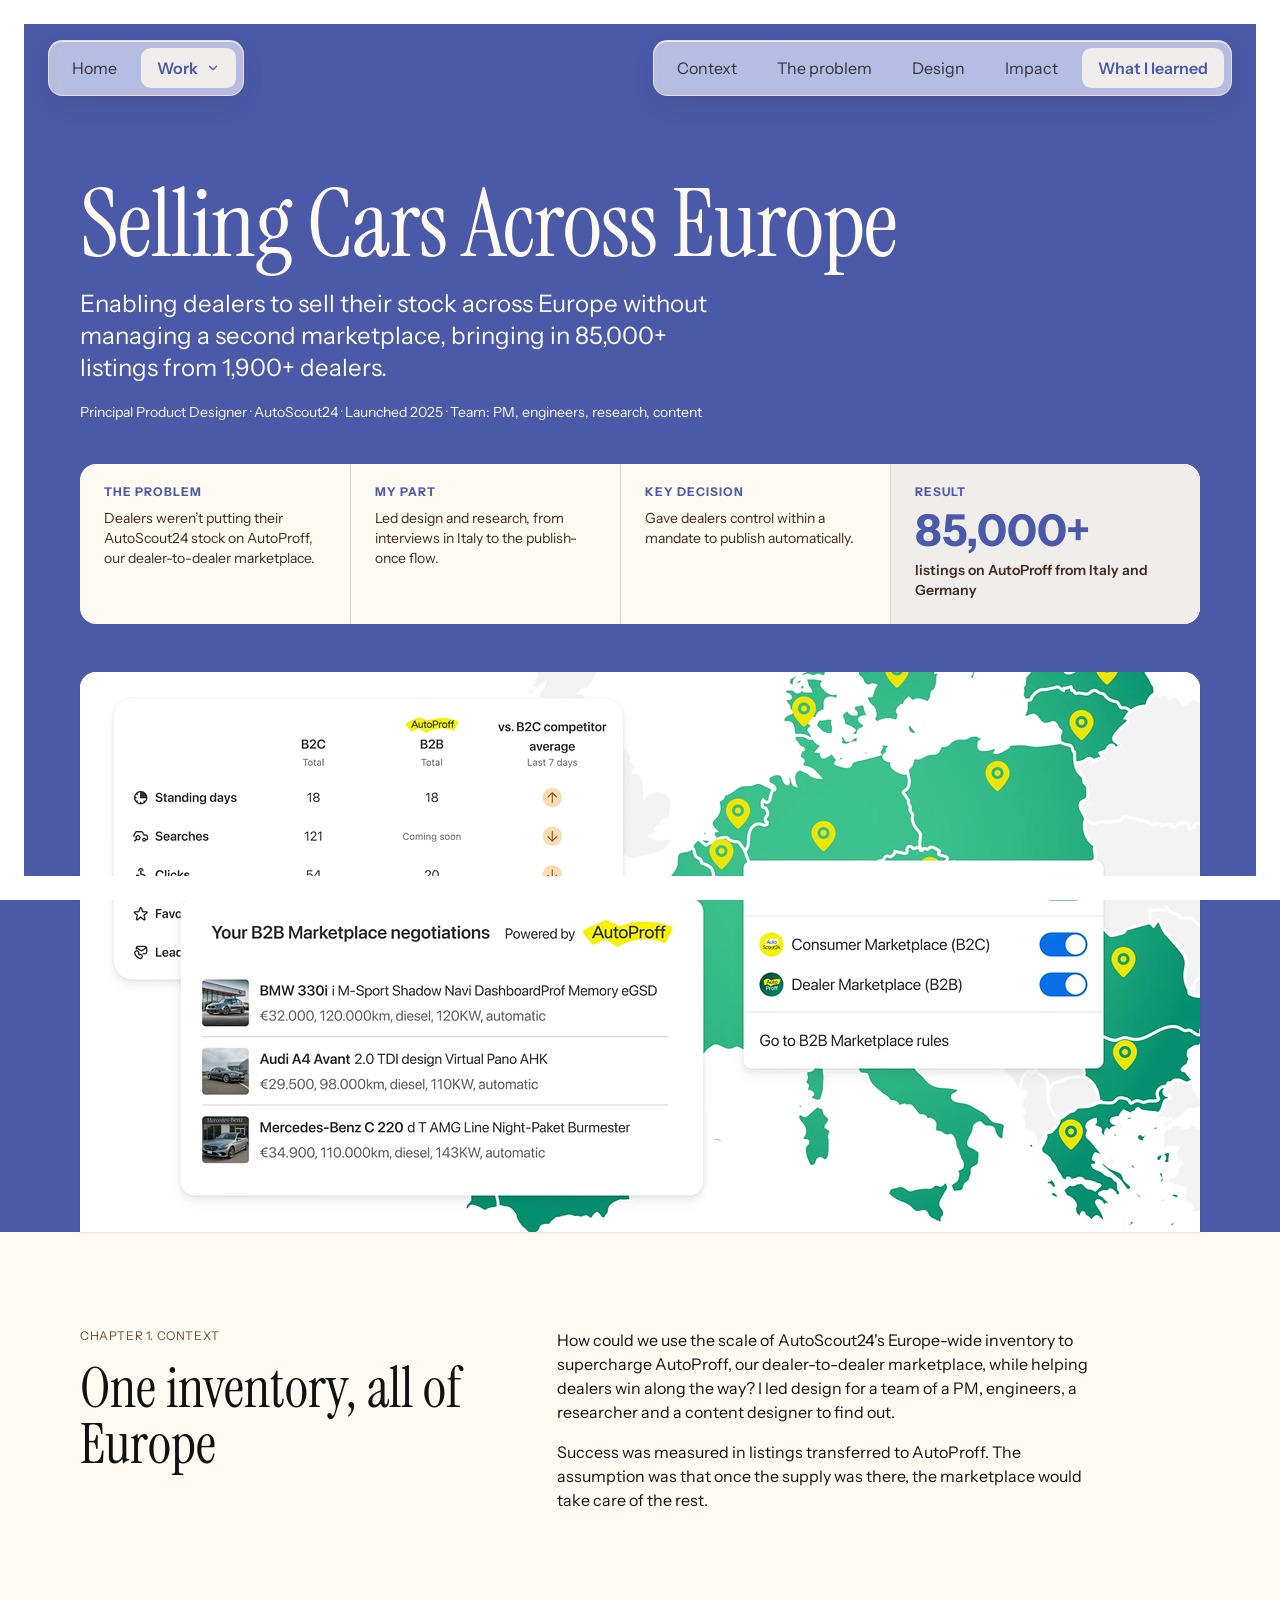
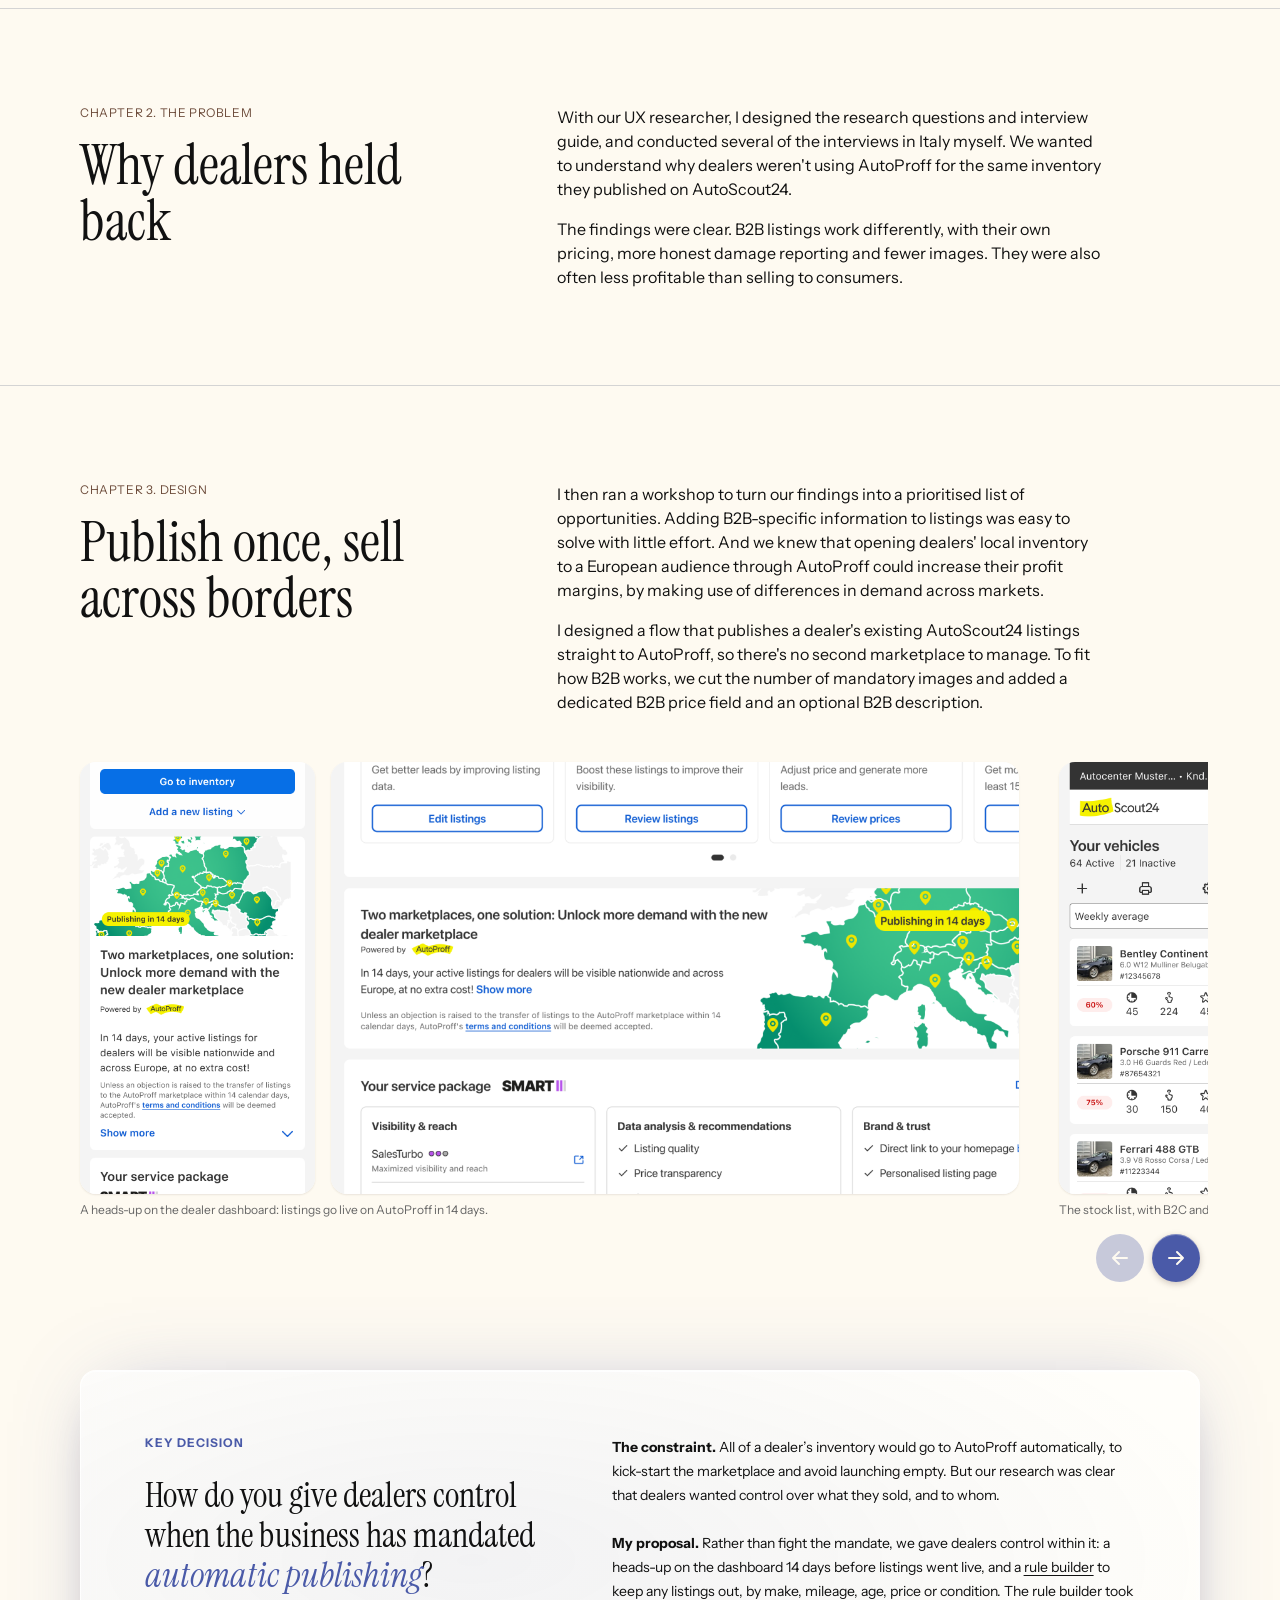
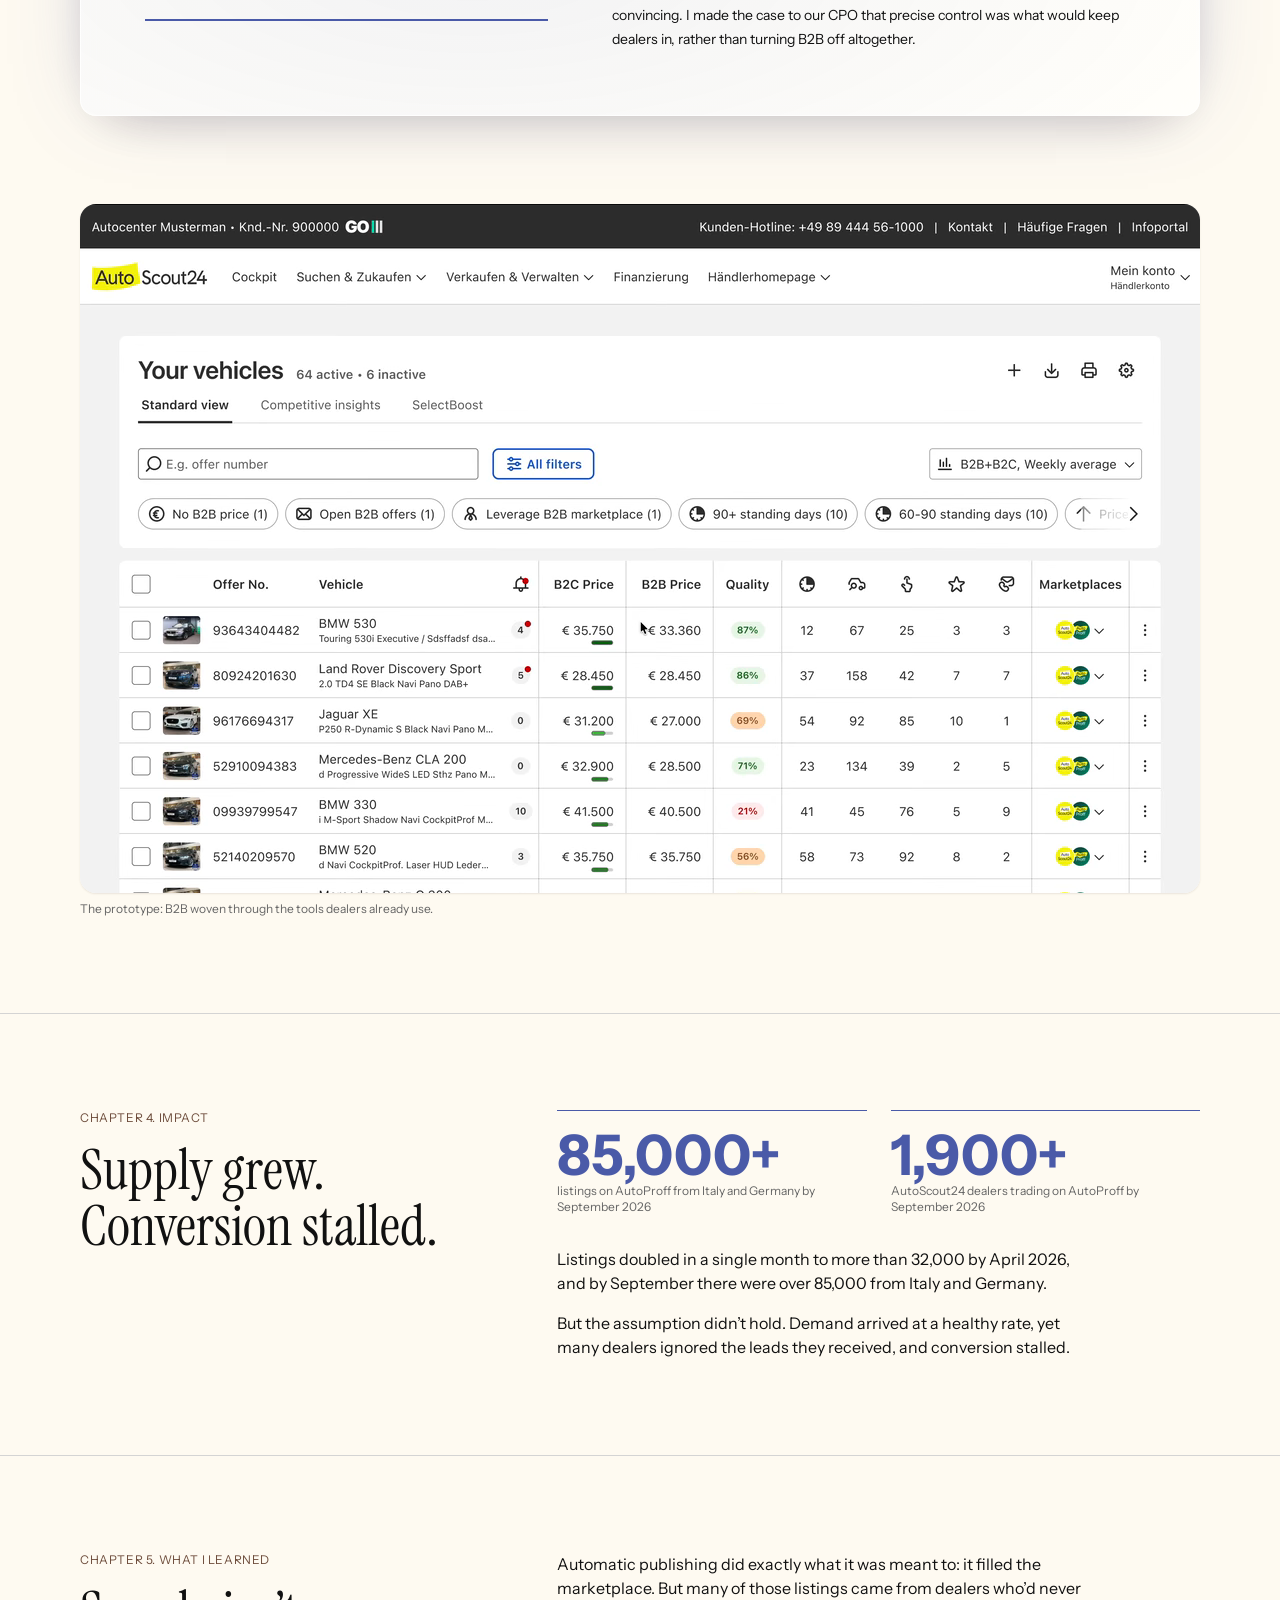
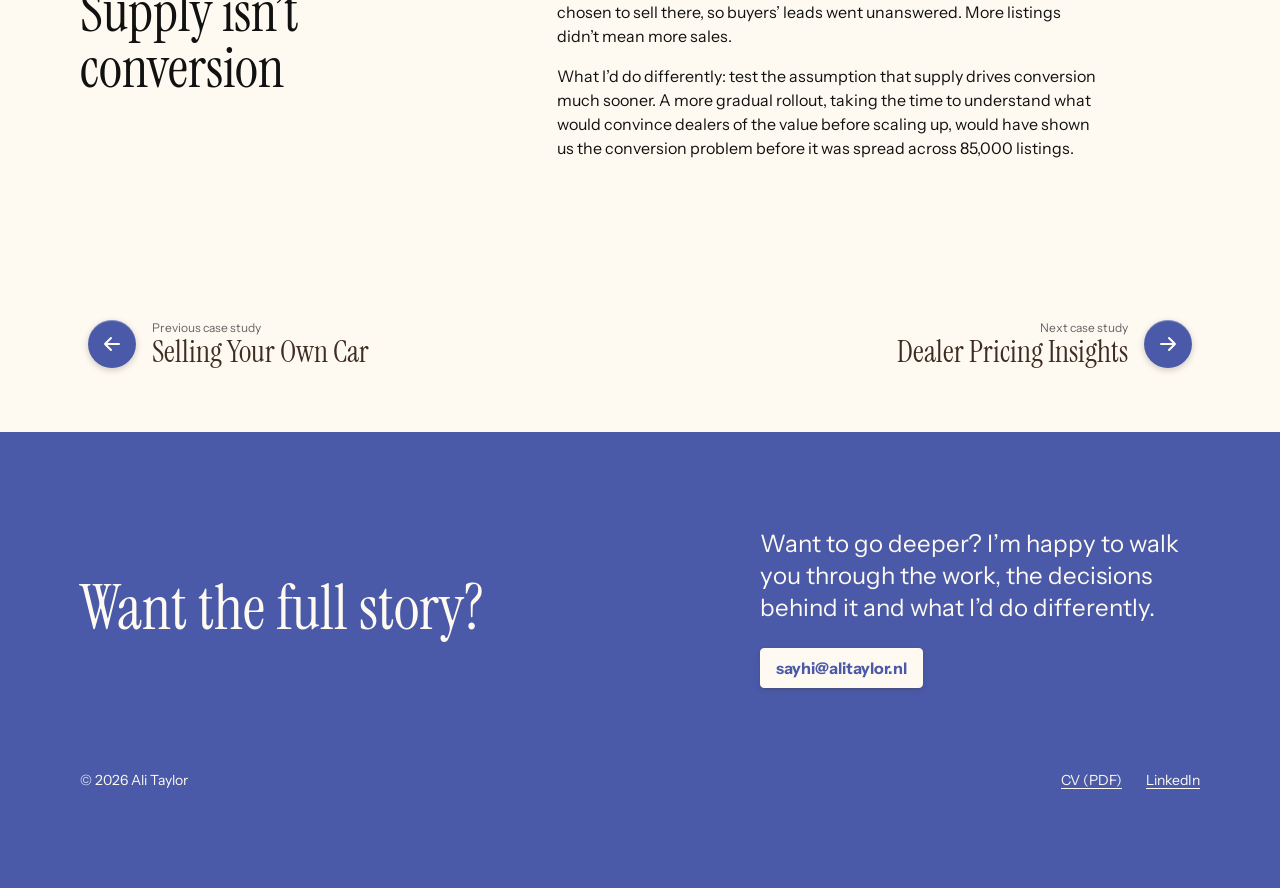
<file: work/cross-border/index.html>
<!doctype html>
<html lang="en-GB">
<head>
<meta charset="utf-8">
<meta name="viewport" content="width=device-width, initial-scale=1">
<title>Selling Cars Across Europe, a case study by Ali Taylor</title>
<meta name="description" content="Enabling dealers to sell their stock across Europe without managing a second marketplace, bringing in 85,000+ listings from 1,900+ dealers.">
<link rel="canonical" href="https://alitaylor.nl/work/cross-border/">
<meta property="og:type" content="website">
<meta property="og:title" content="Selling Cars Across Europe, a case study by Ali Taylor">
<meta property="og:description" content="Enabling dealers to sell their stock across Europe without managing a second marketplace, bringing in 85,000+ listings from 1,900+ dealers.">
<meta property="og:url" content="https://alitaylor.nl/work/cross-border/">
<meta property="og:image" content="https://alitaylor.nl/assets/img/og.jpg?v=2">
<meta property="og:image:width" content="1200">
<meta property="og:image:height" content="630">
<meta name="twitter:card" content="summary_large_image">
<meta name="theme-color" content="#fefaf1">
<link rel="icon" href="../../assets/favicon.svg" type="image/svg+xml">
<link rel="preconnect" href="https://fonts.googleapis.com">
<link rel="preconnect" href="https://fonts.gstatic.com" crossorigin>
<link rel="stylesheet" href="https://fonts.googleapis.com/css2?family=Instrument+Sans:ital,wght@0,400..700;1,400..700&family=Instrument+Serif:ital@0;1&display=swap">
<script>if(!matchMedia("(prefers-reduced-motion: reduce)").matches){document.documentElement.classList.add("rv");setTimeout(function(){if(!window.__rv)document.documentElement.classList.add("rv-done")},2500)}</script>
<link rel="stylesheet" href="../../assets/css/site.css?v=23ee8983">
</head>
<body class="project-3">
<a class="skip" href="#main">Skip to content</a>
<header class="site-header">
  <div class="bar">
    <nav class="nav" aria-label="Main">
      <a href="../../">Home</a>
      <details class="work-menu current">
        <summary>Work</summary>
          <ul>
  <li><a href="../../work/cross-border/" aria-current="page">Selling Cars Across Europe</a></li>
  <li><a href="../../work/competitive-insights/">Dealer Pricing Insights</a></li>
  <li><a href="../../work/showcar/">Multi-Brand Design System</a></li>
  <li><a href="../../work/private-sellers/">Selling Your Own Car</a></li>
          </ul>
      </details>
    </nav>
    <nav class="chapters" aria-label="Chapters">
      <ol>
        <li><a href="#context">Context</a></li>
        <li><a href="#problem">The problem</a></li>
        <li><a href="#approach">Design</a></li>
        <li><a href="#results">Impact</a></li>
        <li><a href="#next">What I learned</a></li>
      </ol>
    </nav>
  </div>
</header>

<main id="main">
<section class="cs-hero project-3">
  <div class="wrap">
        <h1 class="display">Selling Cars Across Europe</h1>
        <p class="lede">Enabling dealers to sell their stock across Europe without managing a second marketplace, bringing in 85,000+ listings from 1,900+ dealers.</p>
    <p class="cs-meta">Principal Product Designer · AutoScout24 · Launched 2025 · Team: PM, engineers, research, content</p>
    <div class="summary" role="list" aria-label="Summary">
      <a class="summary-item" role="listitem" href="#problem"><span class="summary-label">The problem</span><span class="summary-text">Dealers weren’t putting their AutoScout24 stock on AutoProff, our dealer-to-dealer marketplace.</span></a>
      <a class="summary-item" role="listitem" href="#approach"><span class="summary-label">My part</span><span class="summary-text">Led design and research, from interviews in Italy to the publish-once flow.</span></a>
      <a class="summary-item" role="listitem" href="#decision"><span class="summary-label">Key decision</span><span class="summary-text">Gave dealers control within a mandate to publish automatically.</span></a>
      <a class="summary-item summary-result" role="listitem" href="#results"><span class="summary-label">Result</span><b>85,000+</b><span class="summary-text">listings on AutoProff from Italy and Germany</span></a>
    </div>
    <div class="hero-shot"><div class="shot natural" style="--ar: 2000 / 1000">
  <img src="../../assets/img/cross-border/hero.webp" srcset="../../assets/img/cross-border/hero-1120.webp 1120w, ../../assets/img/cross-border/hero.webp 2000w" sizes="(max-width: 76rem) 100vw, 1120px" width="2000" height="1000" alt="B2B woven into AutoScout24 over a map of Europe dotted with AutoProff pins: a listing&#39;s statistics with B2C and AutoProff B2B columns against the B2C competitor average, a panel of the dealer&#39;s B2B marketplace negotiations powered by AutoProff, and a Marketplaces menu with toggles for the consumer and dealer marketplaces.">
</div></div>
  </div>
</section>


<section class="chapter" id="context" aria-labelledby="context-h">
  <div class="wrap">
    <div class="chapter-grid">
      <div>
        <span class="chapter-label">Chapter 1. Context</span>
        <h2 id="context-h">One inventory, all of Europe</h2>
      </div>
      <div class="body">
<p>How could we use the scale of AutoScout24's Europe-wide inventory to supercharge AutoProff, our dealer-to-dealer marketplace, while helping dealers win along the way? I led design for a team of a PM, engineers, a researcher and a content designer to find out.</p>
<p>Success was measured in listings transferred to AutoProff. The assumption was that once the supply was there, the marketplace would take care of the rest.</p>
      </div>
    </div>
  </div>
</section>
<section class="chapter" id="problem" aria-labelledby="problem-h">
  <div class="wrap">
    <div class="chapter-grid">
      <div>
        <span class="chapter-label">Chapter 2. The problem</span>
        <h2 id="problem-h">Why dealers held back</h2>
      </div>
      <div class="body">
<p>With our UX researcher, I designed the research questions and interview guide, and conducted several of the interviews in Italy myself. We wanted to understand why dealers weren't using AutoProff for the same inventory they published on AutoScout24.</p>
<p>The findings were clear. B2B listings work differently, with their own pricing, more honest damage reporting and fewer images. They were also often less profitable than selling to consumers.</p>
      </div>
    </div>
  </div>
</section>
<section class="chapter" id="approach" aria-labelledby="approach-h">
  <div class="wrap">
    <div class="chapter-grid">
      <div>
        <span class="chapter-label">Chapter 3. Design</span>
        <h2 id="approach-h">Publish once, sell across borders</h2>
      </div>
      <div class="body">
<p>I then ran a workshop to turn our findings into a prioritised list of opportunities. Adding B2B-specific information to listings was easy to solve with little effort. And we knew that opening dealers' local inventory to a European audience through AutoProff could increase their profit margins, by making use of differences in demand across markets.</p>
<p>I designed a flow that publishes a dealer's existing AutoScout24 listings straight to AutoProff, so there's no second marketplace to manage. To fit how B2B works, we cut the number of mandatory images and added a dedicated B2B price field and an optional B2B description.</p>
      </div>
    </div>
<div class="figs-wrap"><div class="figs">
<div class="gallery" data-gallery>
<div class="gallery-track" tabindex="0" role="region" aria-label="Key screens on mobile and desktop">
<figure class="gallery-item">
  <div class="gallery-shots">
    <div class="shot phone" style="--ar: 750 / 1380"><img src="../../assets/img/cross-border/m-dashboard.webp" width="750" height="1380" loading="lazy" alt="The same dashboard banner on mobile: the map of Europe with a &#39;Publishing in 14 days&#39; badge, and the message that active listings will be visible to dealers across Europe at no extra cost."></div>
    <div class="shot" style="--ar: 1100 / 690"><img src="../../assets/img/cross-border/key-1.webp" srcset="../../assets/img/cross-border/key-1-550.webp 550w, ../../assets/img/cross-border/key-1.webp 1100w" sizes="(max-width: 52rem) 80vw, 690px" width="1100" height="690" loading="lazy" alt="A banner on the dealer's AutoScout24 dashboard, powered by AutoProff: 'Two marketplaces, one solution: unlock more demand with the new dealer marketplace'. It says their active listings will be visible to dealers across Europe in 14 days at no extra cost, next to a map of Europe with a 'Publishing in 14 days' badge."></div>
  </div>
  <figcaption class="cap">A heads-up on the dealer dashboard: listings go live on AutoProff in 14 days.</figcaption>
</figure>
<figure class="gallery-item">
  <div class="gallery-shots">
    <div class="shot phone" style="--ar: 750 / 1380"><img src="../../assets/img/cross-border/m-stock-1.webp" width="750" height="1380" loading="lazy" alt="The stock list on mobile: each vehicle card shows price, AutoScout24 and AutoProff badges, and standing days, clicks, favourites and leads."></div>
    <div class="shot phone" style="--ar: 750 / 1380"><img src="../../assets/img/cross-border/m-stock-2.webp" width="750" height="1380" loading="lazy" alt="A listing&#39;s menu on mobile, with toggles for Consumer Marketplace (B2C), Dealer Marketplace (B2B) and all active marketplaces."></div>
    <div class="shot" style="--ar: 1100 / 690"><img src="../../assets/img/cross-border/key-2.webp" srcset="../../assets/img/cross-border/key-2-550.webp 550w, ../../assets/img/cross-border/key-2.webp 1100w" sizes="(max-width: 52rem) 80vw, 690px" width="1100" height="690" loading="lazy" alt="The dealer's inventory table on AutoScout24 with separate B2C and B2B price columns, and a Marketplaces menu open on a listing with toggles for Consumer Marketplace (B2C) and Dealer Marketplace (B2B)."></div>
  </div>
  <figcaption class="cap">The stock list, with B2C and B2B prices side by side and a Marketplaces menu to publish to either.</figcaption>
</figure>
<figure class="gallery-item">
  <div class="gallery-shots">
    <div class="shot phone" style="--ar: 750 / 1380"><img src="../../assets/img/cross-border/m-performance.webp" width="750" height="1380" loading="lazy" alt="A listing&#39;s statistics on mobile: B2C and B2B totals for standing days, searches, clicks, favourites and leads against the B2C average, competition based on the 25 most similar cars nearby, and a standing time prediction."></div>
    <div class="shot" style="--ar: 1100 / 690"><img src="../../assets/img/cross-border/key-3.webp" srcset="../../assets/img/cross-border/key-3-550.webp 550w, ../../assets/img/cross-border/key-3.webp 1100w" sizes="(max-width: 52rem) 80vw, 690px" width="1100" height="690" loading="lazy" alt="The Performance tab of a single listing, showing statistics in two columns, B2C and AutoProff B2B, compared against the B2C competitor average, with a standing time prediction."></div>
  </div>
  <figcaption class="cap">B2B performance alongside B2C on every listing.</figcaption>
</figure>
<figure class="gallery-item" id="rule-builder">
  <div class="gallery-shots">
    <div class="shot phone" style="--ar: 750 / 1380"><img src="../../assets/img/cross-border/m-rules.webp" width="750" height="1380" loading="lazy" alt="The B2B rules page on mobile, powered by AutoProff: 25 of 100 listings excluded, an existing rule for Mercedes Benz from 150.000km, and the start of a form to create a new exclusion rule."></div>
    <div class="shot" style="--ar: 1100 / 690"><img src="../../assets/img/cross-border/key-4.webp" srcset="../../assets/img/cross-border/key-4-550.webp 550w, ../../assets/img/cross-border/key-4.webp 1100w" sizes="(max-width: 52rem) 80vw, 690px" width="1100" height="690" loading="lazy" alt="The Set rules for Dealer Marketplace (B2B) page, powered by AutoProff. On the left, dealers create an exclusion rule by make, mileage, first registration, price or condition. On the right, current rules such as Mercedes Benz from 150.000km, with a count of 25 of 100 listings excluded."></div>
  </div>
  <figcaption class="cap">A rule builder lets dealers keep certain listings out of the automatic transfer.</figcaption>
</figure>
</div>
<div class="gallery-nav">
  <button type="button" class="prev" aria-label="Previous screens"></button>
  <button type="button" class="next" aria-label="Next screens"></button>
</div>
</div>
<aside class="decision" id="decision" aria-label="Key decision">
<div class="decision-head">
<span class="decision-label">Key decision</span>
<h3 class="decision-q">How do you give dealers control when the business has mandated <em>automatic publishing</em>?</h3>
</div>
<div class="decision-cols">
<p><b>The constraint.</b> All of a dealer&rsquo;s inventory would go to AutoProff automatically, to kick-start the marketplace and avoid launching empty. But our research was clear that dealers wanted control over what they sold, and to whom.</p>
<p><b>My proposal.</b> Rather than fight the mandate, we gave dealers control within it: a heads-up on the dashboard 14 days before listings went live, and a <a href="#rule-builder">rule builder</a> to keep any listings out, by make, mileage, age, price or condition. The rule builder took convincing. I made the case to our CPO that precise control was what would keep dealers in, rather than turning B2B off altogether.</p>
</div>
</aside>
<figure><div class="shot natural" style="--ar: 2240 / 1378">
  <video class="loop-video" muted loop playsinline preload="none" width="2240" height="1378"
    poster="../../assets/img/cross-border/prototype-poster-1120.webp" data-hires-poster="../../assets/img/cross-border/prototype-poster.webp"
    aria-label="Prototype walkthrough: the dealer&#39;s vehicle list shows B2C and B2B prices, and a Marketplaces menu toggles each listing between the consumer and dealer marketplaces. A listing opens in a side panel with consumer and dealer prices, marketplace insights comparing B2C and B2B market price, time to sell and demand, B2B statistics alongside B2C on the Performance tab, and a notification about new offers from dealers on AutoProff.">
    <source src="../../assets/img/cross-border/prototype-1120.mp4" data-hires="../../assets/img/cross-border/prototype-2240.mp4" type="video/mp4">
    <source src="../../assets/img/cross-border/prototype-1120.webm" data-hires="../../assets/img/cross-border/prototype-2240.webm" type="video/webm">
  </video>
</div><figcaption class="cap">The prototype: B2B woven through the tools dealers already use.</figcaption></figure>
</div></div>
  </div>
</section>
<section class="chapter" id="results" aria-labelledby="results-h">
  <div class="wrap">
    <div class="chapter-grid">
      <div>
        <span class="chapter-label">Chapter 4. Impact</span>
        <h2 id="results-h">Supply grew. Conversion stalled.</h2>
      </div>
      <div class="body">
<div class="facts">
  <div class="fact"><b>85,000+</b><span>listings on AutoProff from Italy and Germany by September 2026</span></div>
  <div class="fact"><b>1,900+</b><span>AutoScout24 dealers trading on AutoProff by September 2026</span></div>
</div>
<p>Listings doubled in a single month to more than 32,000 by April 2026, and by September there were over 85,000 from Italy and Germany.</p>
<p>But the assumption didn&rsquo;t hold. Demand arrived at a healthy rate, yet many dealers ignored the leads they received, and conversion stalled.</p>
      </div>
    </div>
  </div>
</section>
<section class="chapter" id="next" aria-labelledby="next-h">
  <div class="wrap">
    <div class="chapter-grid">
      <div>
        <span class="chapter-label">Chapter 5. What I learned</span>
        <h2 id="next-h">Supply isn&rsquo;t conversion</h2>
      </div>
      <div class="body">
<p>Automatic publishing did exactly what it was meant to: it filled the marketplace. But many of those listings came from dealers who&rsquo;d never chosen to sell there, so buyers&rsquo; leads went unanswered. More listings didn&rsquo;t mean more sales.</p>
<p>What I&rsquo;d do differently: test the assumption that supply drives conversion much sooner. A more gradual rollout, taking the time to understand what would convince dealers of the value before scaling up, would have shown us the conversion problem before it was spread across 85,000 listings.</p>
      </div>
    </div>
  </div>
</section>
</main>

<nav class="pager" aria-label="More case studies">
  <a class="project-4" href="../../work/private-sellers/"><span class="typed">Previous case study</span><span class="h3">Selling Your Own Car</span></a>
  <a class="project-2" href="../../work/competitive-insights/"><span class="typed">Next case study</span><span class="h3">Dealer Pricing Insights</span></a>
</nav>
<section class="contact section" id="contact" aria-labelledby="contact-h">
  <div class="wrap">
    <div>
      <h2 id="contact-h">Want the full story?</h2>
    </div>
    <div>
      <p>Want to go deeper? I&rsquo;m happy to walk you through the work, the decisions behind it and what I&rsquo;d do differently.</p>
      <a class="btn" href="mailto:sayhi@alitaylor.nl">sayhi@alitaylor.nl</a>
    </div>
    <div class="footer-row"><p class="copyright">&copy; 2026 Ali Taylor</p><nav class="footer-links" aria-label="Elsewhere"><a href="../../assets/docs/Ali-Taylor-CV.pdf">CV (PDF)</a><a href="https://www.linkedin.com/in/ali-taylor/" rel="me">LinkedIn</a></nav></div>
  </div>
</section>
<script src="../../assets/js/site.js?v=23ee8983" defer></script>
</body>
</html>
</file>
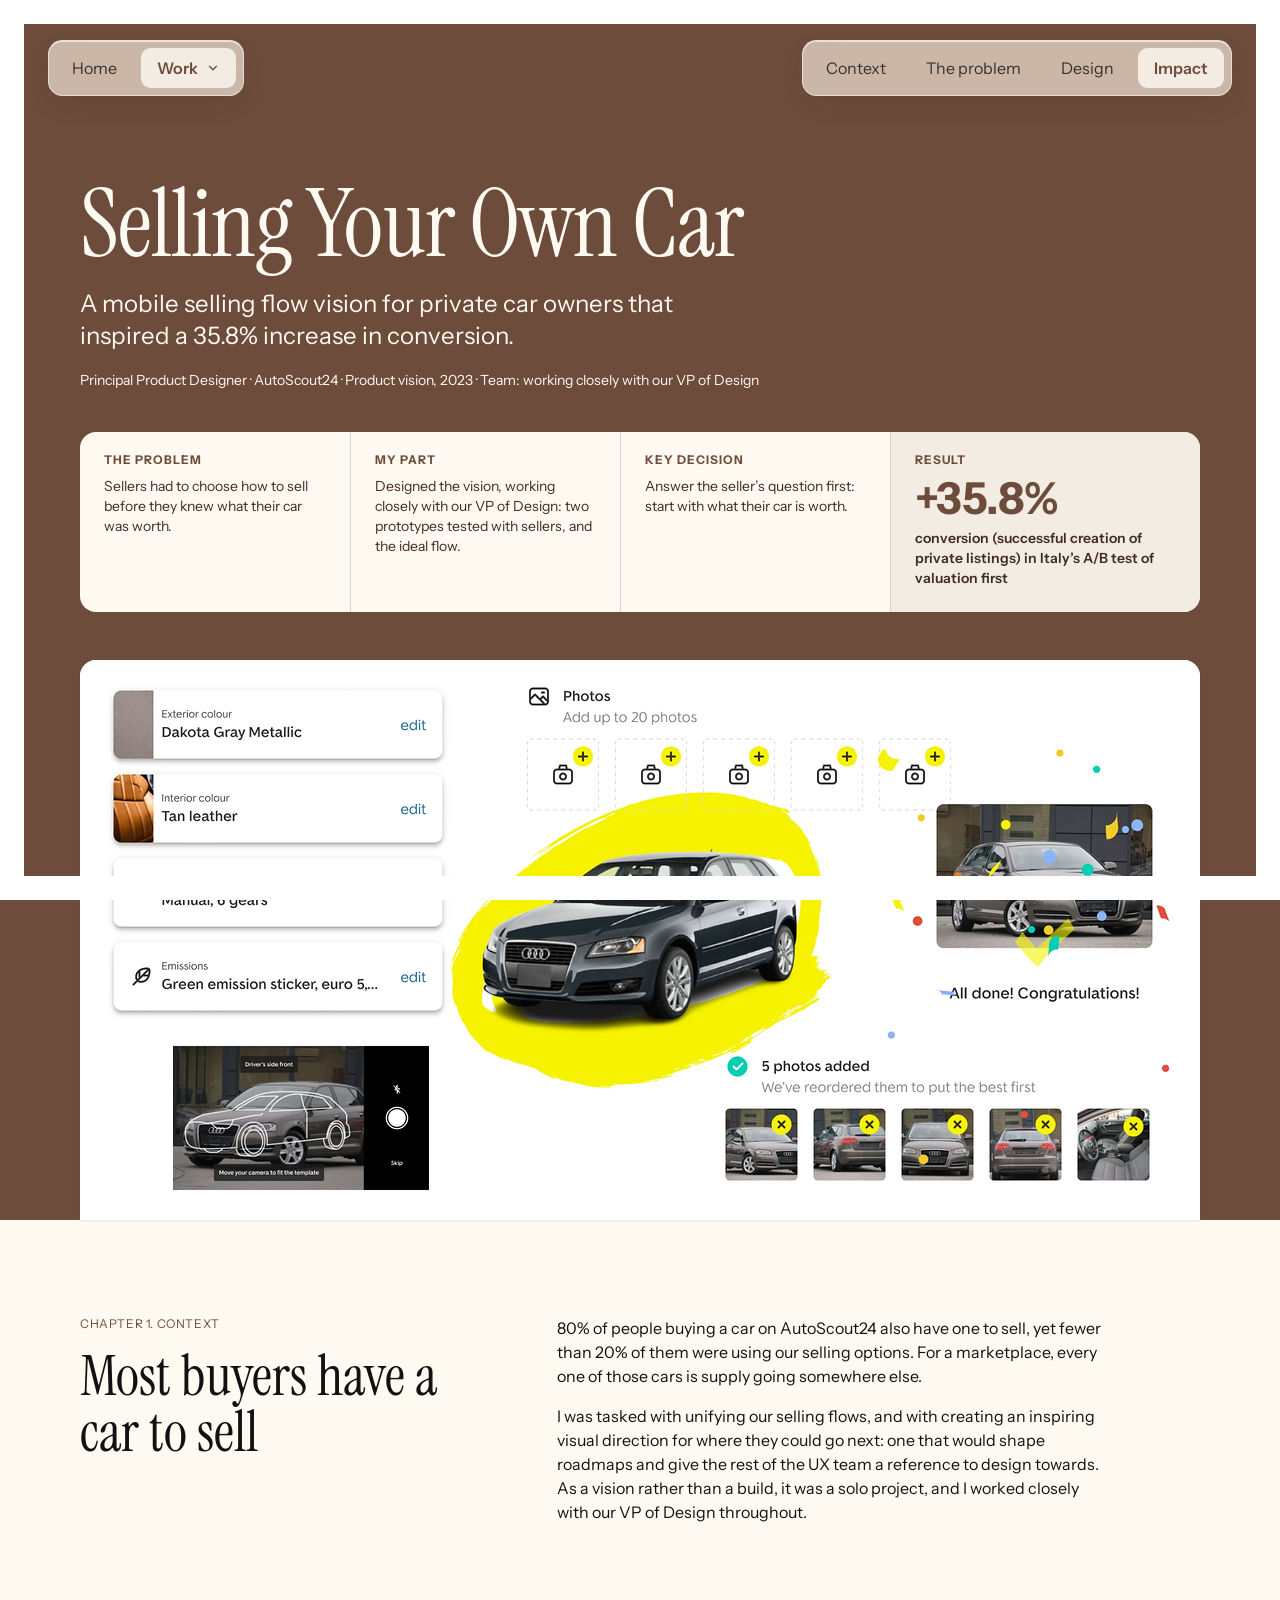
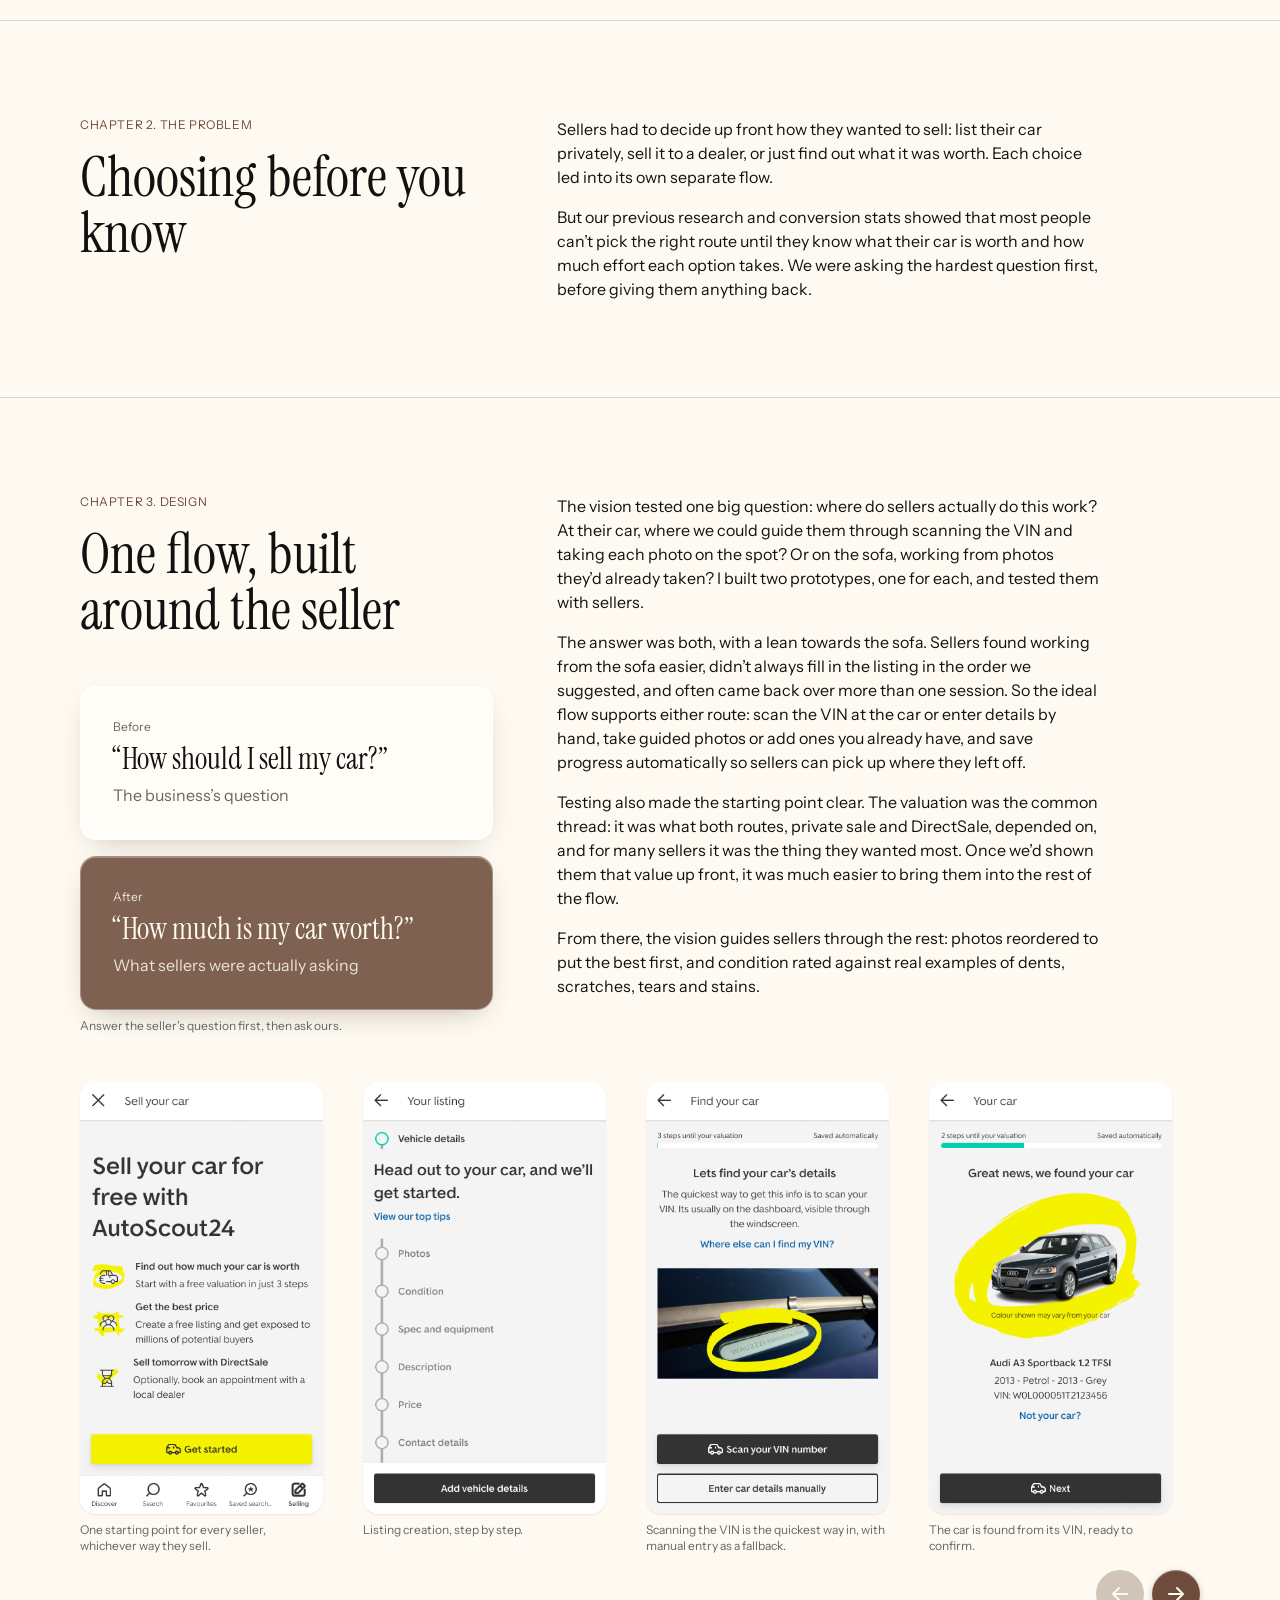
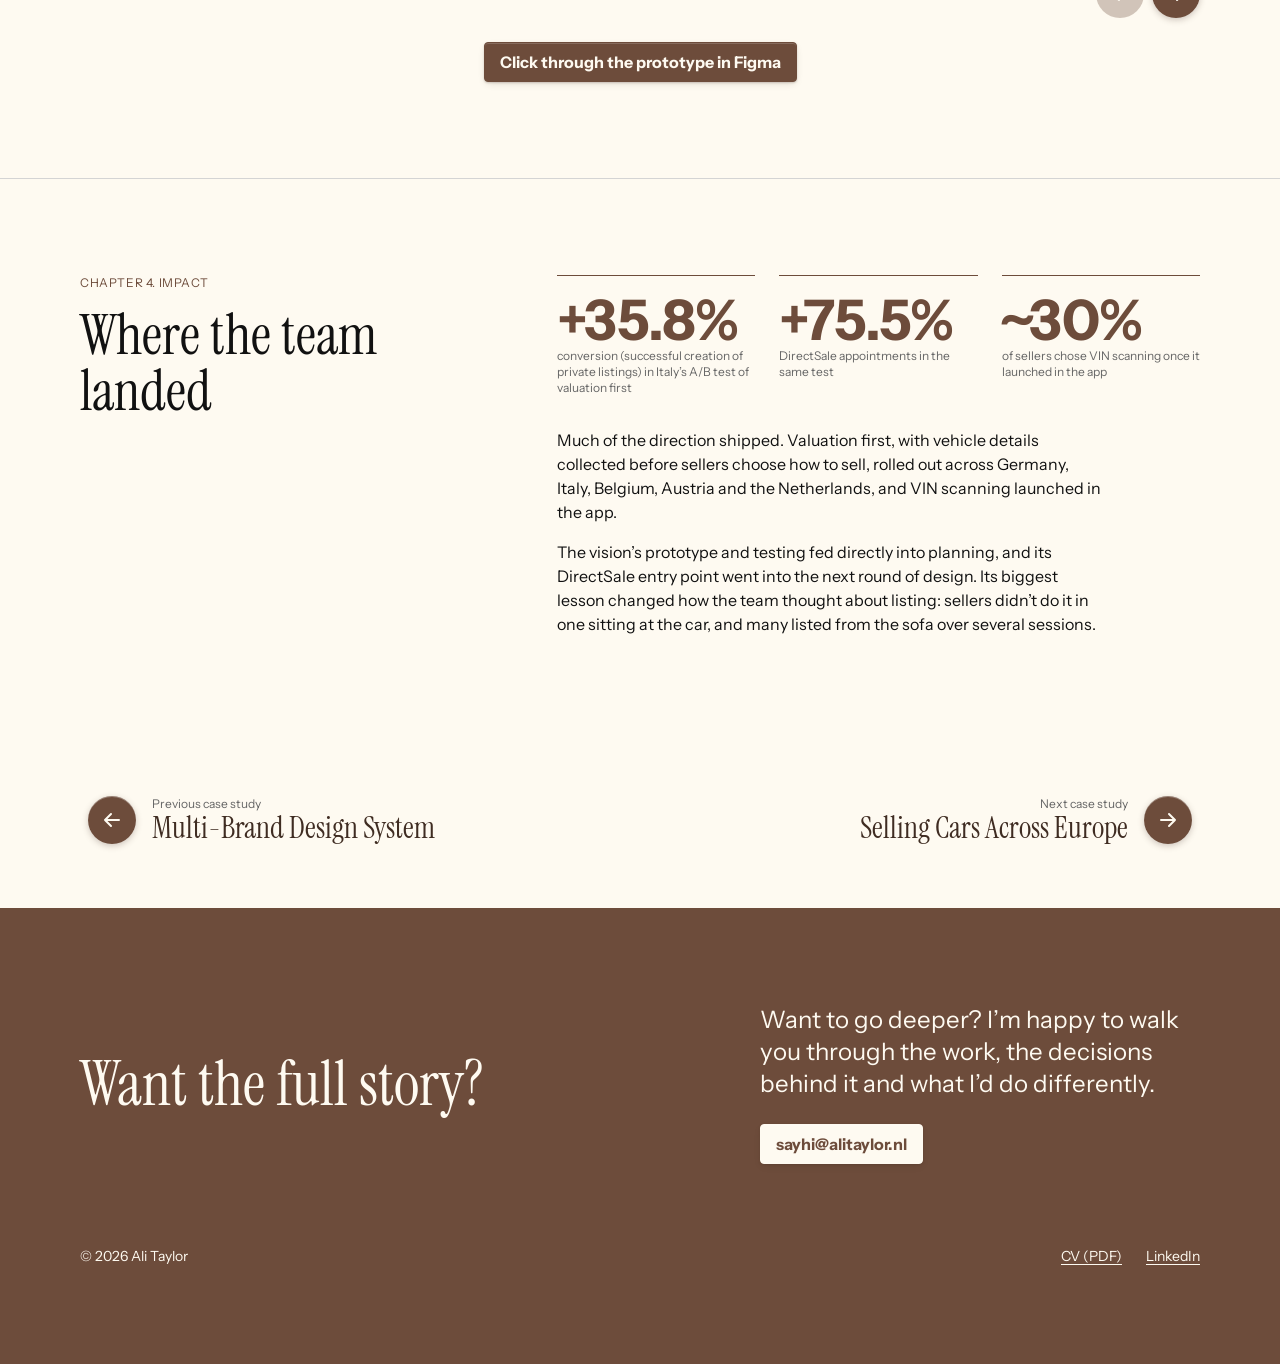
<file: work/private-sellers/index.html>
<!doctype html>
<html lang="en-GB">
<head>
<meta charset="utf-8">
<meta name="viewport" content="width=device-width, initial-scale=1">
<title>Selling Your Own Car, a case study by Ali Taylor</title>
<meta name="description" content="A mobile selling flow vision for private car owners that inspired a 35.8% increase in conversion.">
<link rel="canonical" href="https://alitaylor.nl/work/private-sellers/">
<meta property="og:type" content="website">
<meta property="og:title" content="Selling Your Own Car, a case study by Ali Taylor">
<meta property="og:description" content="A mobile selling flow vision for private car owners that inspired a 35.8% increase in conversion.">
<meta property="og:url" content="https://alitaylor.nl/work/private-sellers/">
<meta property="og:image" content="https://alitaylor.nl/assets/img/og.jpg?v=2">
<meta property="og:image:width" content="1200">
<meta property="og:image:height" content="630">
<meta name="twitter:card" content="summary_large_image">
<meta name="theme-color" content="#fefaf1">
<link rel="icon" href="../../assets/favicon.svg" type="image/svg+xml">
<link rel="preconnect" href="https://fonts.googleapis.com">
<link rel="preconnect" href="https://fonts.gstatic.com" crossorigin>
<link rel="stylesheet" href="https://fonts.googleapis.com/css2?family=Instrument+Sans:ital,wght@0,400..700;1,400..700&family=Instrument+Serif:ital@0;1&display=swap">
<script>if(!matchMedia("(prefers-reduced-motion: reduce)").matches){document.documentElement.classList.add("rv");setTimeout(function(){if(!window.__rv)document.documentElement.classList.add("rv-done")},2500)}</script>
<link rel="stylesheet" href="../../assets/css/site.css?v=23ee8983">
</head>
<body class="project-4">
<a class="skip" href="#main">Skip to content</a>
<header class="site-header">
  <div class="bar">
    <nav class="nav" aria-label="Main">
      <a href="../../">Home</a>
      <details class="work-menu current">
        <summary>Work</summary>
          <ul>
  <li><a href="../../work/cross-border/">Selling Cars Across Europe</a></li>
  <li><a href="../../work/competitive-insights/">Dealer Pricing Insights</a></li>
  <li><a href="../../work/showcar/">Multi-Brand Design System</a></li>
  <li><a href="../../work/private-sellers/" aria-current="page">Selling Your Own Car</a></li>
          </ul>
      </details>
    </nav>
    <nav class="chapters" aria-label="Chapters">
      <ol>
        <li><a href="#context">Context</a></li>
        <li><a href="#problem">The problem</a></li>
        <li><a href="#approach">Design</a></li>
        <li><a href="#results">Impact</a></li>
      </ol>
    </nav>
  </div>
</header>

<main id="main">
<section class="cs-hero project-4">
  <div class="wrap">
        <h1 class="display">Selling Your Own Car</h1>
        <p class="lede">A mobile selling flow vision for private car owners that inspired a 35.8% increase in conversion.</p>
    <p class="cs-meta">Principal Product Designer · AutoScout24 · Product vision, 2023 · Team: working closely with our VP of Design</p>
    <div class="summary" role="list" aria-label="Summary">
      <a class="summary-item" role="listitem" href="#problem"><span class="summary-label">The problem</span><span class="summary-text">Sellers had to choose how to sell before they knew what their car was worth.</span></a>
      <a class="summary-item" role="listitem" href="#approach"><span class="summary-label">My part</span><span class="summary-text">Designed the vision, working closely with our VP of Design: two prototypes tested with sellers, and the ideal flow.</span></a>
      <a class="summary-item" role="listitem" href="#seller-question"><span class="summary-label">Key decision</span><span class="summary-text">Answer the seller’s question first: start with what their car is worth.</span></a>
      <a class="summary-item summary-result" role="listitem" href="#results"><span class="summary-label">Result</span><b>+35.8%</b><span class="summary-text">conversion (successful creation of private listings) in Italy’s A/B test of valuation first</span></a>
    </div>
    <div class="hero-shot"><div class="shot natural" style="--ar: 2000 / 1000">
  <img src="../../assets/img/private-sellers/hero.webp?v=3" srcset="../../assets/img/private-sellers/hero-1120.webp?v=3 1120w, ../../assets/img/private-sellers/hero.webp?v=3 2000w" sizes="(max-width: 76rem) 100vw, 1120px" width="2000" height="1000" alt="Pieces of the selling flow around a car on a yellow brush stroke: vehicle details with edit links for colour, interior, transmission and emissions; empty photo slots; the camera template for the driver&#39;s side front; five photos added and reordered to put the best first; and an All done! Congratulations! message with confetti.">
</div></div>
  </div>
</section>


<section class="chapter" id="context" aria-labelledby="context-h">
  <div class="wrap">
    <div class="chapter-grid">
      <div>
        <span class="chapter-label">Chapter 1. Context</span>
        <h2 id="context-h">Most buyers have a car to sell</h2>
      </div>
      <div class="body">
<p>80% of people buying a car on AutoScout24 also have one to sell, yet fewer than 20% of them were using our selling options. For a marketplace, every one of those cars is supply going somewhere else.</p>
<p>I was tasked with unifying our selling flows, and with creating an inspiring visual direction for where they could go next: one that would shape roadmaps and give the rest of the UX team a reference to design towards. As a vision rather than a build, it was a solo project, and I worked closely with our VP of Design throughout.</p>
      </div>
    </div>
  </div>
</section>
<section class="chapter" id="problem" aria-labelledby="problem-h">
  <div class="wrap">
    <div class="chapter-grid">
      <div>
        <span class="chapter-label">Chapter 2. The problem</span>
        <h2 id="problem-h">Choosing before you know</h2>
      </div>
      <div class="body">
<p>Sellers had to decide up front how they wanted to sell: list their car privately, sell it to a dealer, or just find out what it was worth. Each choice led into its own separate flow.</p>
<p>But our previous research and conversion stats showed that most people can&rsquo;t pick the right route until they know what their car is worth and how much effort each option takes. We were asking the hardest question first, before giving them anything back.</p>
      </div>
    </div>
  </div>
</section>
<section class="chapter" id="approach" aria-labelledby="approach-h">
  <div class="wrap">
    <div class="chapter-grid with-fig">
      <div>
        <span class="chapter-label">Chapter 3. Design</span>
        <h2 id="approach-h">One flow, built around the seller</h2>
      </div>
      <div class="body">
<p>The vision tested one big question: where do sellers actually do this work? At their car, where we could guide them through scanning the VIN and taking each photo on the spot? Or on the sofa, working from photos they&rsquo;d already taken? I built two prototypes, one for each, and tested them with sellers.</p>
<p>The answer was both, with a lean towards the sofa. Sellers found working from the sofa easier, didn&rsquo;t always fill in the listing in the order we suggested, and often came back over more than one session. So the ideal flow supports either route: scan the VIN at the car or enter details by hand, take guided photos or add ones you already have, and save progress automatically so sellers can pick up where they left off.</p>
<p>Testing also made the starting point clear. The valuation was the common thread: it was what both routes, private sale and DirectSale, depended on, and for many sellers it was the thing they wanted most. Once we&rsquo;d shown them that value up front, it was much easier to bring them into the rest of the flow.</p>
<p>From there, the vision guides sellers through the rest: photos reordered to put the best first, and condition rated against real examples of dents, scratches, tears and stains.</p>
      </div>
      <figure class="chapter-fig" id="seller-question"><div class="qpair">
<div class="q before"><span class="typed">Before</span><p class="h3">&ldquo;How should I sell my car?&rdquo;</p><small>The business&rsquo;s question</small></div>
<div class="q after"><span class="typed">After</span><p class="h3">&ldquo;How much is my car worth?&rdquo;</p><small>What sellers were actually asking</small></div>
</div><figcaption class="cap">Answer the seller&rsquo;s question first, then ask ours.</figcaption></figure>
    </div>
<div class="figs-wrap"><div class="figs">
<div class="gallery" data-gallery>
<div class="gallery-track" tabindex="0" role="region" aria-label="Screens from the selling flow">
<figure class="gallery-item">
  <div class="gallery-shots">
    <div class="shot phone" style="--ar: 720 / 1280"><img src="../../assets/img/private-sellers/m-start.webp?v=2" width="720" height="1280" loading="lazy" alt="Sell your car for free with AutoScout24: find out what your car is worth with a free valuation in three steps, get the best price with a free listing seen by millions of buyers, or sell tomorrow with DirectSale by booking an appointment with a local dealer. A yellow Get started button sits above the app&#39;s tab bar, with Selling selected."></div>
  </div>
  <figcaption class="cap">One starting point for every seller, whichever way they sell.</figcaption>
</figure>
<figure class="gallery-item">
  <div class="gallery-shots">
    <div class="shot phone" style="--ar: 720 / 1280"><img src="../../assets/img/private-sellers/m-steps.webp?v=2" width="720" height="1280" loading="lazy" alt="Your listing: &lsquo;Head out to your car, and we&rsquo;ll get started.&rsquo; A vertical progress line runs from vehicle details through photos, condition, spec and equipment, description, price and contact details, with a link to top tips and an Add vehicle details button."></div>
  </div>
  <figcaption class="cap">Listing creation, step by step.</figcaption>
</figure>
<figure class="gallery-item">
  <div class="gallery-shots">
    <div class="shot phone" style="--ar: 720 / 1280"><img src="../../assets/img/private-sellers/m-vin.webp?v=2" width="720" height="1280" loading="lazy" alt="Find your car, three steps until the valuation: scan the VIN, usually visible through the windscreen, shown with a photo of a VIN plate circled in yellow. Buttons to scan the VIN number or enter car details manually."></div>
  </div>
  <figcaption class="cap">Scanning the VIN is the quickest way in, with manual entry as a fallback.</figcaption>
</figure>
<figure class="gallery-item">
  <div class="gallery-shots">
    <div class="shot phone" style="--ar: 720 / 1280"><img src="../../assets/img/private-sellers/m-found.webp?v=2" width="720" height="1280" loading="lazy" alt="Your car, two steps until the valuation: &lsquo;Great news, we found your car&rsquo;, an Audi A3 Sportback 1.2 TFSI on a yellow brush stroke, with its year, fuel, colour and VIN, and a &lsquo;Not your car?&rsquo; link."></div>
  </div>
  <figcaption class="cap">The car is found from its VIN, ready to confirm.</figcaption>
</figure>
<figure class="gallery-item">
  <div class="gallery-shots">
    <div class="shot phone" style="--ar: 720 / 1280"><img src="../../assets/img/private-sellers/m-valuation.webp?v=2" width="720" height="1280" loading="lazy" alt="Here&rsquo;s your valuation: a yellow price curve from &euro;11,898 to &euro;12,987, based on the average price of similar cars on AutoScout24. Demand for your car is High, four of five flames, and cars like this usually sell in 1 to 2 weeks. A Create your ad button below."></div>
  </div>
  <figcaption class="cap">A price range and the demand for their car, before they commit to anything.</figcaption>
</figure>
<figure class="gallery-item">
  <div class="gallery-shots">
    <div class="shot phone" style="--ar: 720 / 1280"><img src="../../assets/img/private-sellers/m-photos.webp?v=2" width="720" height="1280" loading="lazy" alt="Your listing, with vehicle details ticked off and photos as the current step: &lsquo;Ok, let&rsquo;s take some photos&rsquo;, a link to tips for the best photos, the remaining steps through to preview and publish, and a Take photos button."></div>
  </div>
  <figcaption class="cap">Clear steps, each with help on hand.</figcaption>
</figure>
<figure class="gallery-item">
  <div class="gallery-shots">
    <div class="shot" style="--ar: 1280 / 720"><img src="../../assets/img/private-sellers/camera.webp?v=2" width="1280" height="720" loading="lazy" alt="The camera, held in landscape: a white outline of a car to line up with, labelled Driver&rsquo;s side front, the hint &lsquo;Move your camera to fit the template&rsquo;, a shutter button, a flash toggle and Skip."></div>
  </div>
  <figcaption class="cap">A camera template guides each photo, angle by angle.</figcaption>
</figure>
<figure class="gallery-item">
  <div class="gallery-shots">
    <div class="shot phone" style="--ar: 720 / 1280"><img src="../../assets/img/private-sellers/m-photos-added.webp?v=2" width="720" height="1280" loading="lazy" alt="Add photos: 11 photos added, in a two-column grid, with the message &lsquo;We&rsquo;ve reordered them to put the best first&rsquo; and a Next button."></div>
  </div>
  <figcaption class="cap">Photos are reordered automatically to put the best first.</figcaption>
</figure>
<figure class="gallery-item">
  <div class="gallery-shots">
    <div class="shot phone" style="--ar: 720 / 1280"><img src="../../assets/img/private-sellers/m-condition-dents.webp?v=2" width="720" height="1280" loading="lazy" alt="Condition: &lsquo;Did you notice any dents, or scratches?&rsquo; Example photos of a scratched wheel arch and a cracked rear light, circled in yellow, above a Worse to Better slider set to &lsquo;Some defects: some dent removal and/or paint repairs required&rsquo;."></div>
    <div class="shot phone" style="--ar: 720 / 1280"><img src="../../assets/img/private-sellers/m-condition-tears.webp?v=2" width="720" height="1280" loading="lazy" alt="Condition: &lsquo;Did you notice any tears, or stains?&rsquo; Example photos of worn leather seat stitching and a marked door handle, circled in yellow, above a Worse to Better slider set to &lsquo;Some tears or stains: minor tears, holes or removable stains&rsquo;."></div>
  </div>
  <figcaption class="cap">Sellers rate condition against real examples of wear and damage.</figcaption>
</figure>
<figure class="gallery-item">
  <div class="gallery-shots">
    <div class="shot phone" style="--ar: 720 / 1280"><img src="../../assets/img/private-sellers/m-preview.webp?v=2" width="720" height="1280" loading="lazy" alt="Your listing, with every step ticked off from photos through condition, spec and equipment, description, price and contact details, and preview and publish as the last step: &lsquo;Final check, time to preview your listing&rsquo;, with a yellow Preview your listing button."></div>
  </div>
  <figcaption class="cap">A final check before the listing goes live.</figcaption>
</figure>
<figure class="gallery-item">
  <div class="gallery-shots">
    <div class="shot phone" style="--ar: 720 / 1280"><img src="../../assets/img/private-sellers/m-done.webp?v=2" width="720" height="1280" loading="lazy" alt="Create an ad: &lsquo;All done, congratulations!&rsquo; A photo of the car with a yellow tick, a note that final checks are under way and an email will follow once the listing is online, and buttons to go to your garage or share the listing."></div>
  </div>
  <figcaption class="cap">Done, with a next step to share the listing.</figcaption>
</figure>
</div>
<div class="gallery-nav">
  <button type="button" class="prev" aria-label="Previous screens"></button>
  <button type="button" class="next" aria-label="Next screens"></button>
</div>
</div>
<p class="proto"><a class="btn" href="https://www.figma.com/proto/XypqvGmiWjW46CJUNEcN6A/Portfolio?page-id=3%3A2&amp;node-id=148-94024&amp;viewport=559%2C-2870%2C0.06&amp;scaling=scale-down&amp;content-scaling=fixed&amp;starting-point-node-id=148%3A94024">Click through the prototype in Figma</a></p>
</div></div>
  </div>
</section>
<section class="chapter" id="results" aria-labelledby="results-h">
  <div class="wrap">
    <div class="chapter-grid">
      <div>
        <span class="chapter-label">Chapter 4. Impact</span>
        <h2 id="results-h">Where the team landed</h2>
      </div>
      <div class="body">
<div class="facts">
  <div class="fact"><b>+35.8%</b><span>conversion (successful creation of private listings) in Italy&rsquo;s A/B test of valuation first</span></div>
  <div class="fact"><b>+75.5%</b><span>DirectSale appointments in the same test</span></div>
  <div class="fact"><b>~30%</b><span>of sellers chose VIN scanning once it launched in the app</span></div>
</div>
<p>Much of the direction shipped. Valuation first, with vehicle details collected before sellers choose how to sell, rolled out across Germany, Italy, Belgium, Austria and the Netherlands, and VIN scanning launched in the app.</p>
<p>The vision&rsquo;s prototype and testing fed directly into planning, and its DirectSale entry point went into the next round of design. Its biggest lesson changed how the team thought about listing: sellers didn&rsquo;t do it in one sitting at the car, and many listed from the sofa over several sessions.</p>
      </div>
    </div>
  </div>
</section>
</main>

<nav class="pager" aria-label="More case studies">
  <a class="project-1" href="../../work/showcar/"><span class="typed">Previous case study</span><span class="h3">Multi-Brand Design System</span></a>
  <a class="project-3" href="../../work/cross-border/"><span class="typed">Next case study</span><span class="h3">Selling Cars Across Europe</span></a>
</nav>
<section class="contact section" id="contact" aria-labelledby="contact-h">
  <div class="wrap">
    <div>
      <h2 id="contact-h">Want the full story?</h2>
    </div>
    <div>
      <p>Want to go deeper? I&rsquo;m happy to walk you through the work, the decisions behind it and what I&rsquo;d do differently.</p>
      <a class="btn" href="mailto:sayhi@alitaylor.nl">sayhi@alitaylor.nl</a>
    </div>
    <div class="footer-row"><p class="copyright">&copy; 2026 Ali Taylor</p><nav class="footer-links" aria-label="Elsewhere"><a href="../../assets/docs/Ali-Taylor-CV.pdf">CV (PDF)</a><a href="https://www.linkedin.com/in/ali-taylor/" rel="me">LinkedIn</a></nav></div>
  </div>
</section>
<script src="../../assets/js/site.js?v=23ee8983" defer></script>
</body>
</html>
</file>
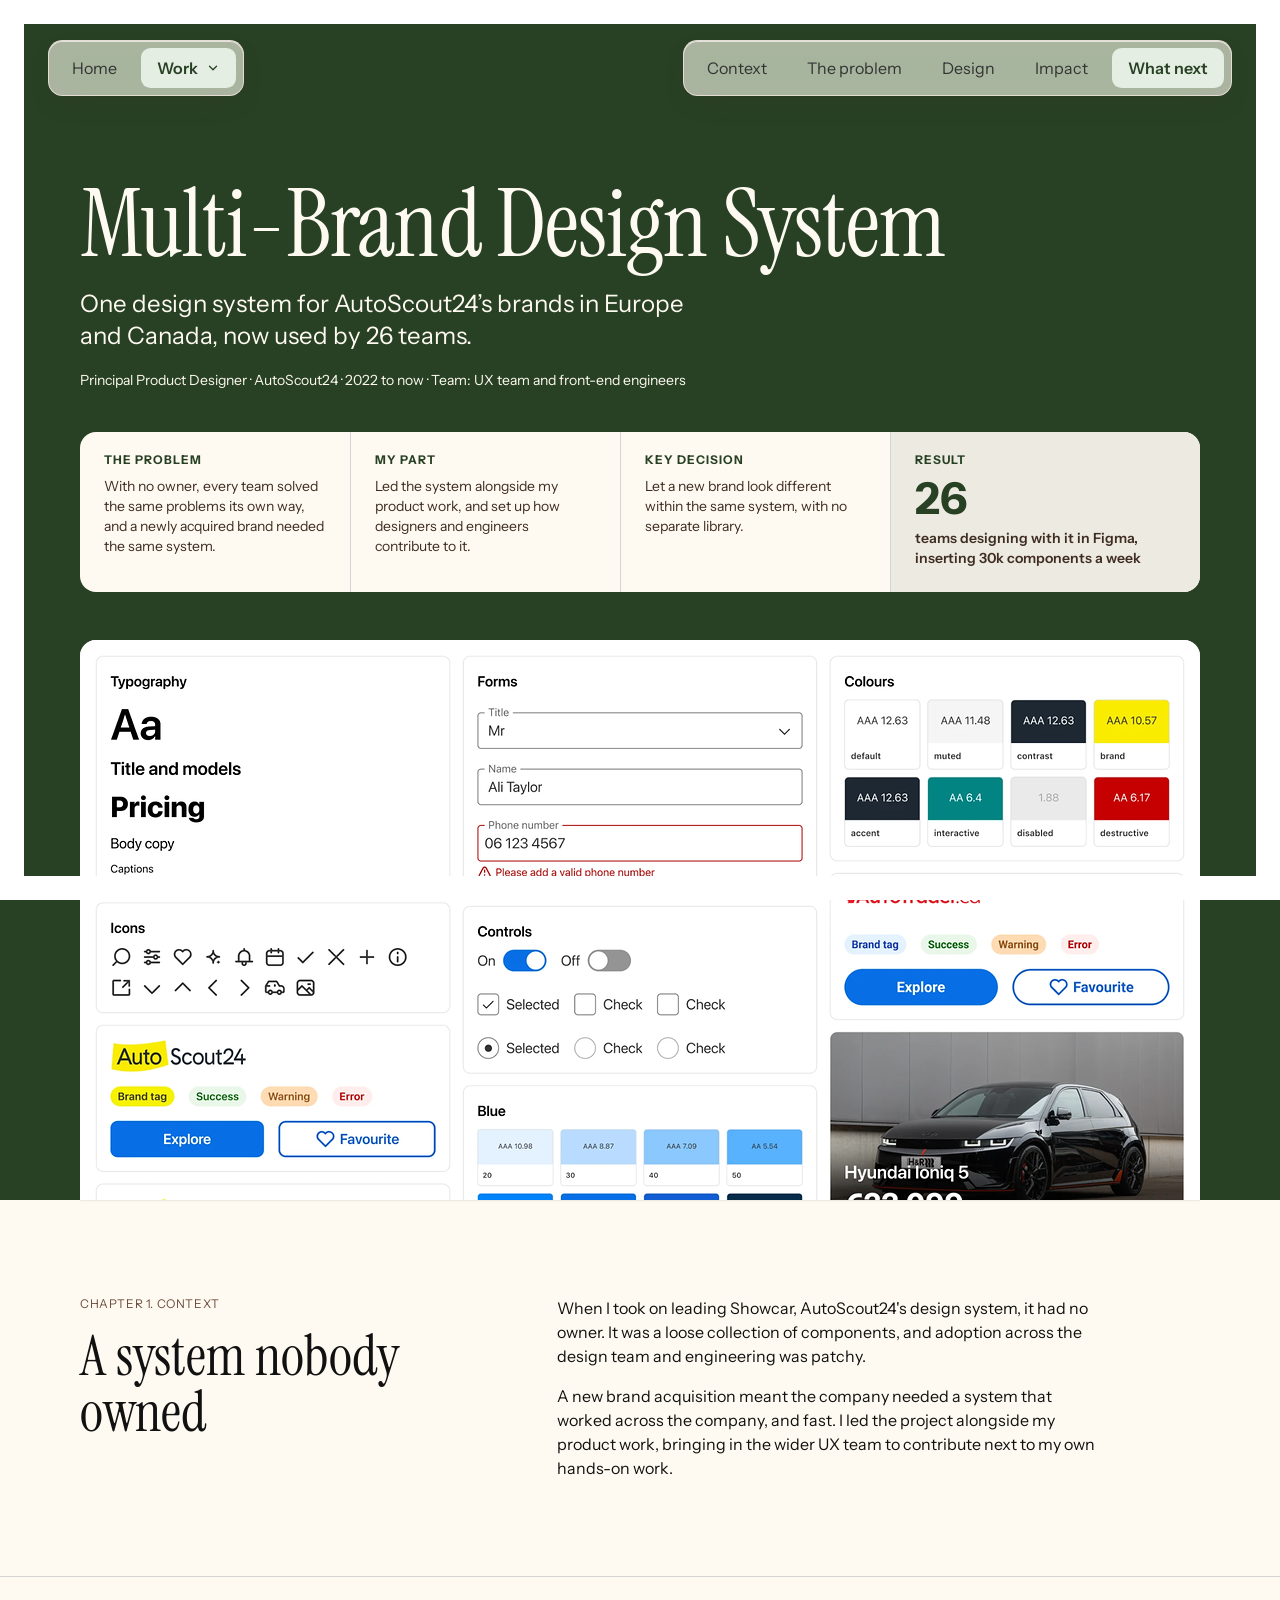
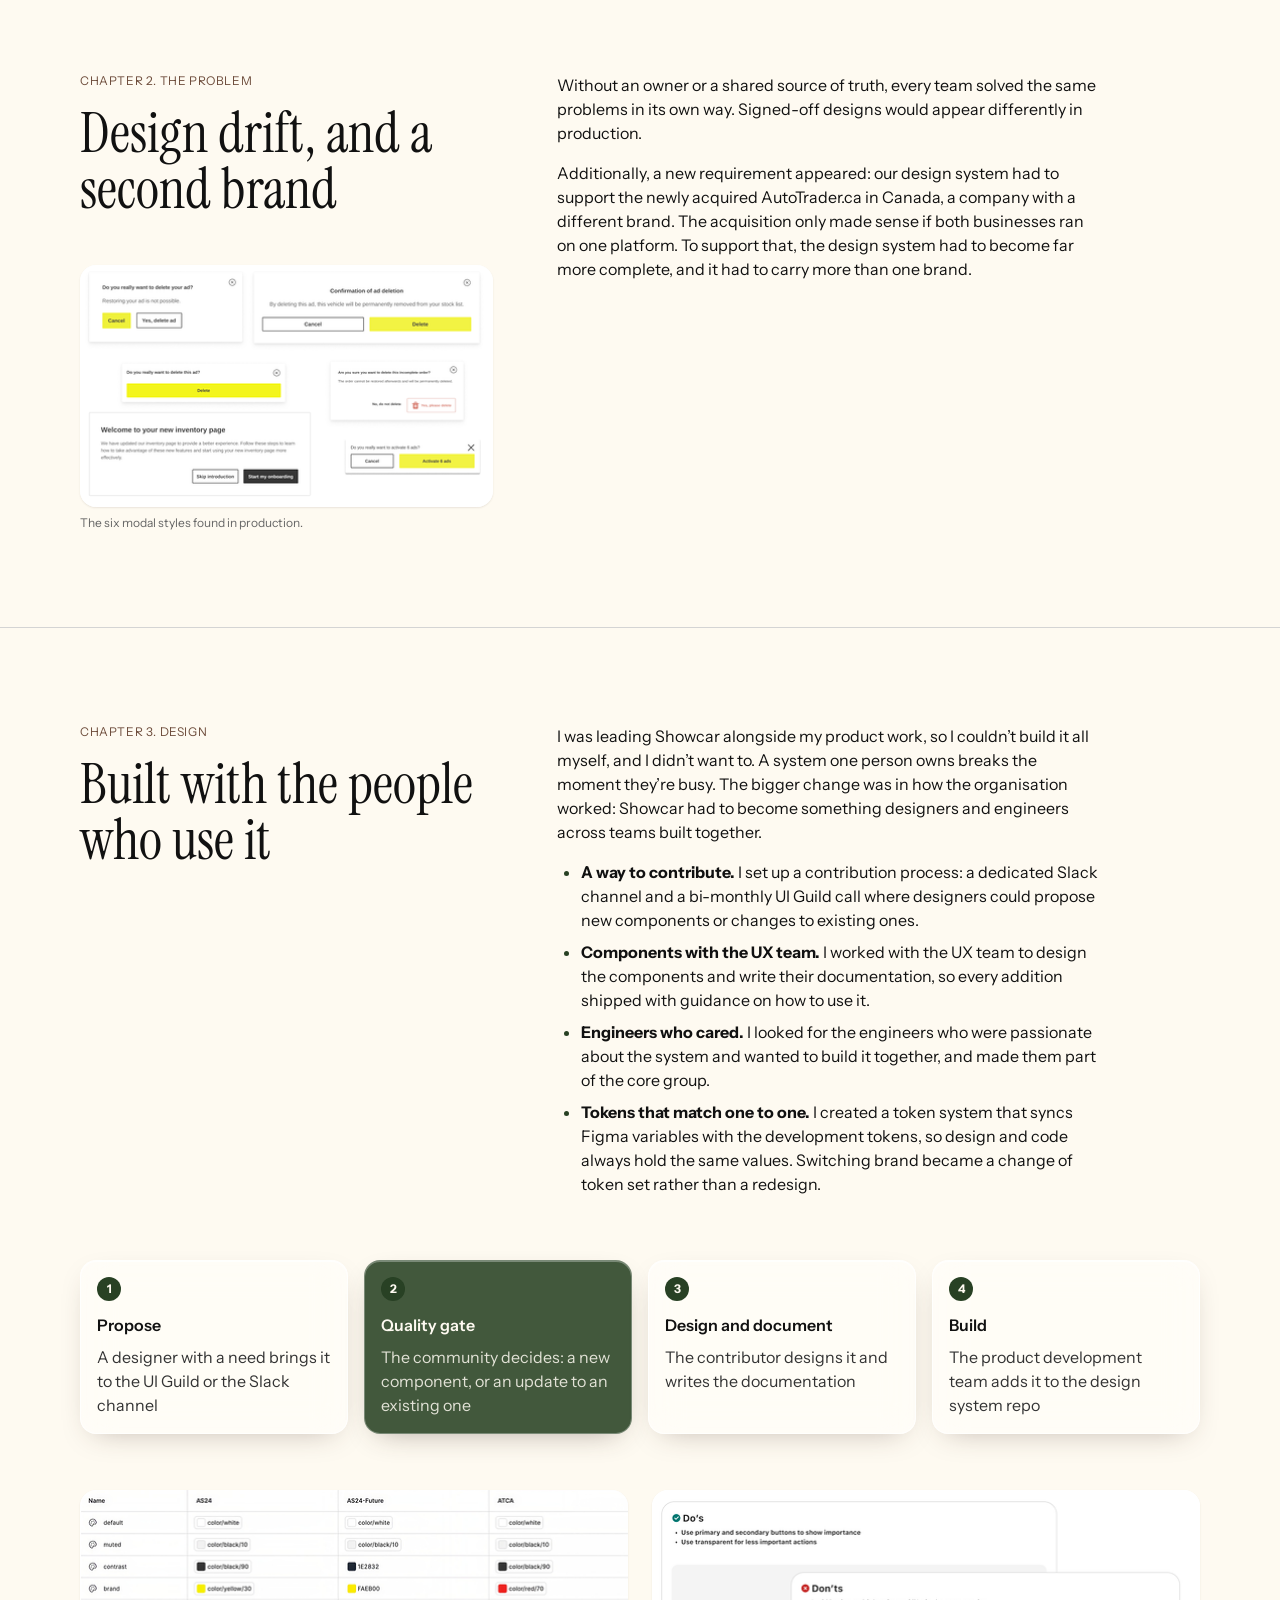
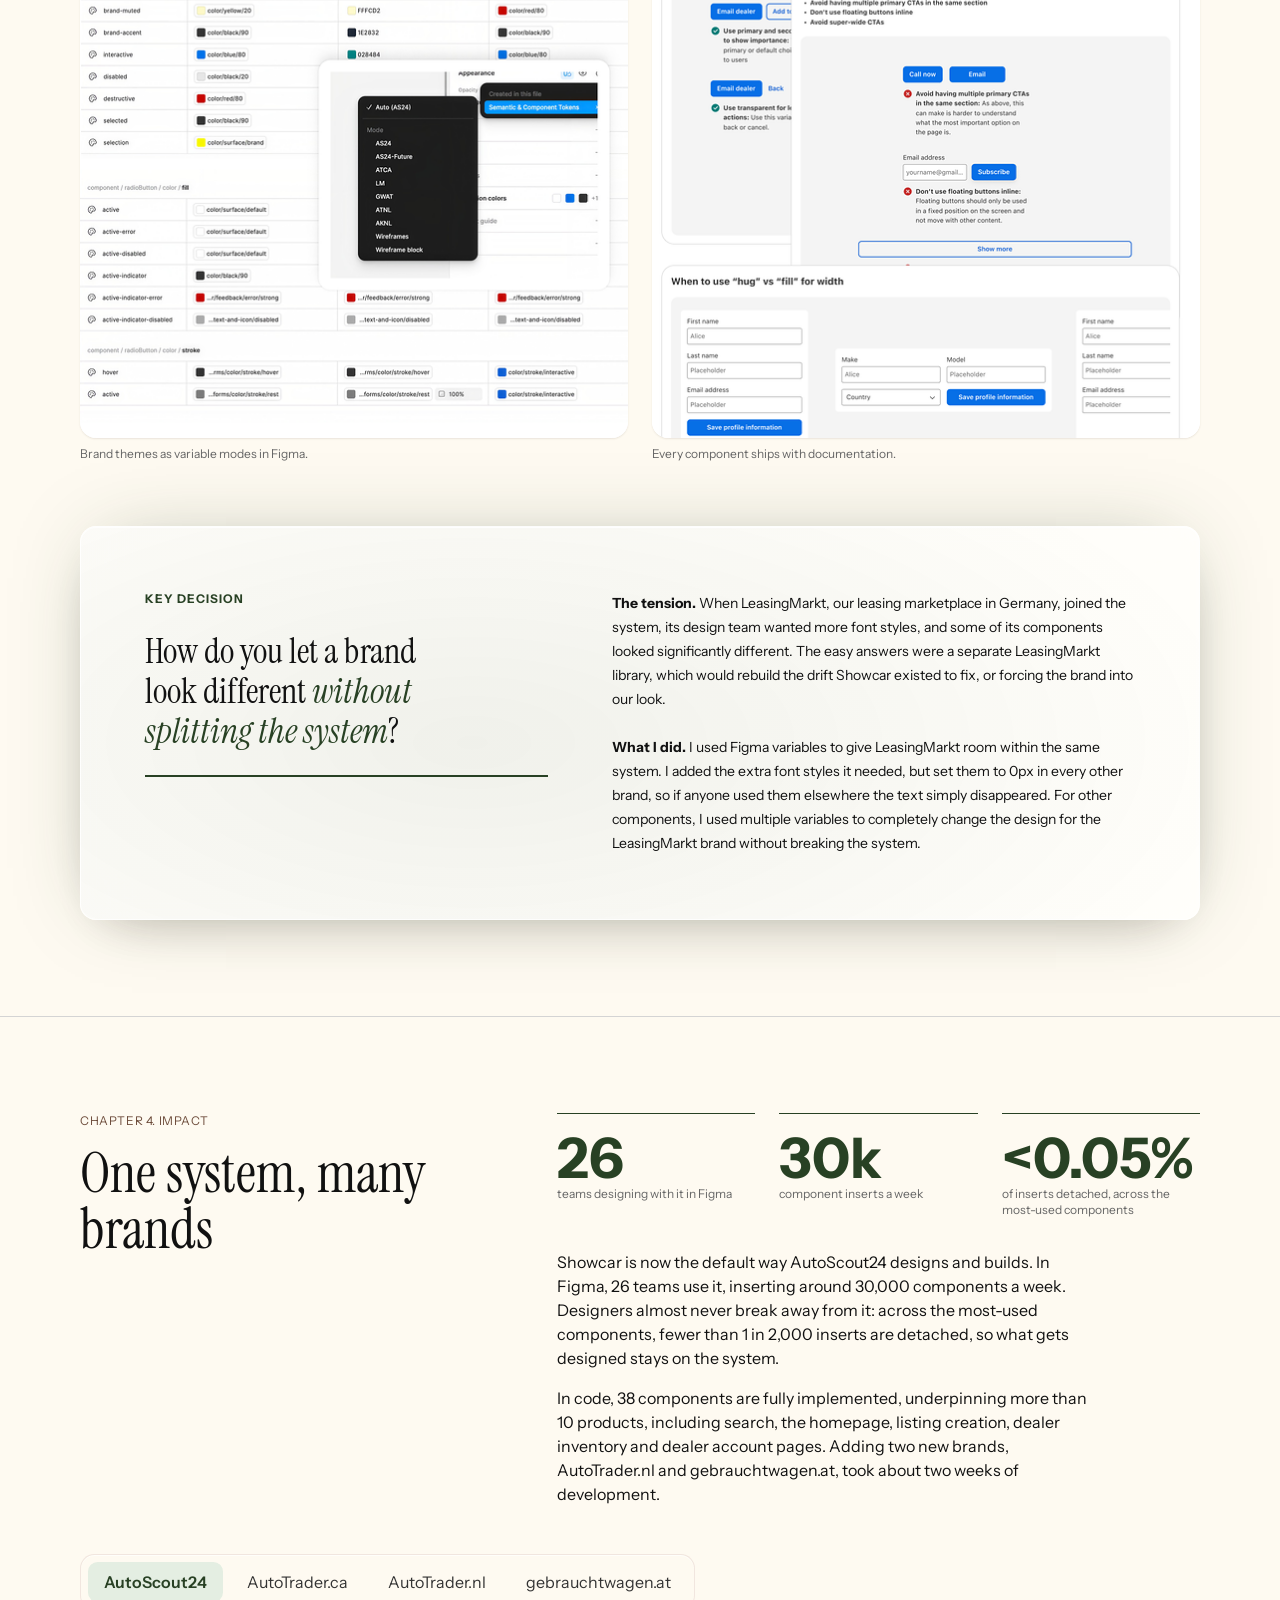
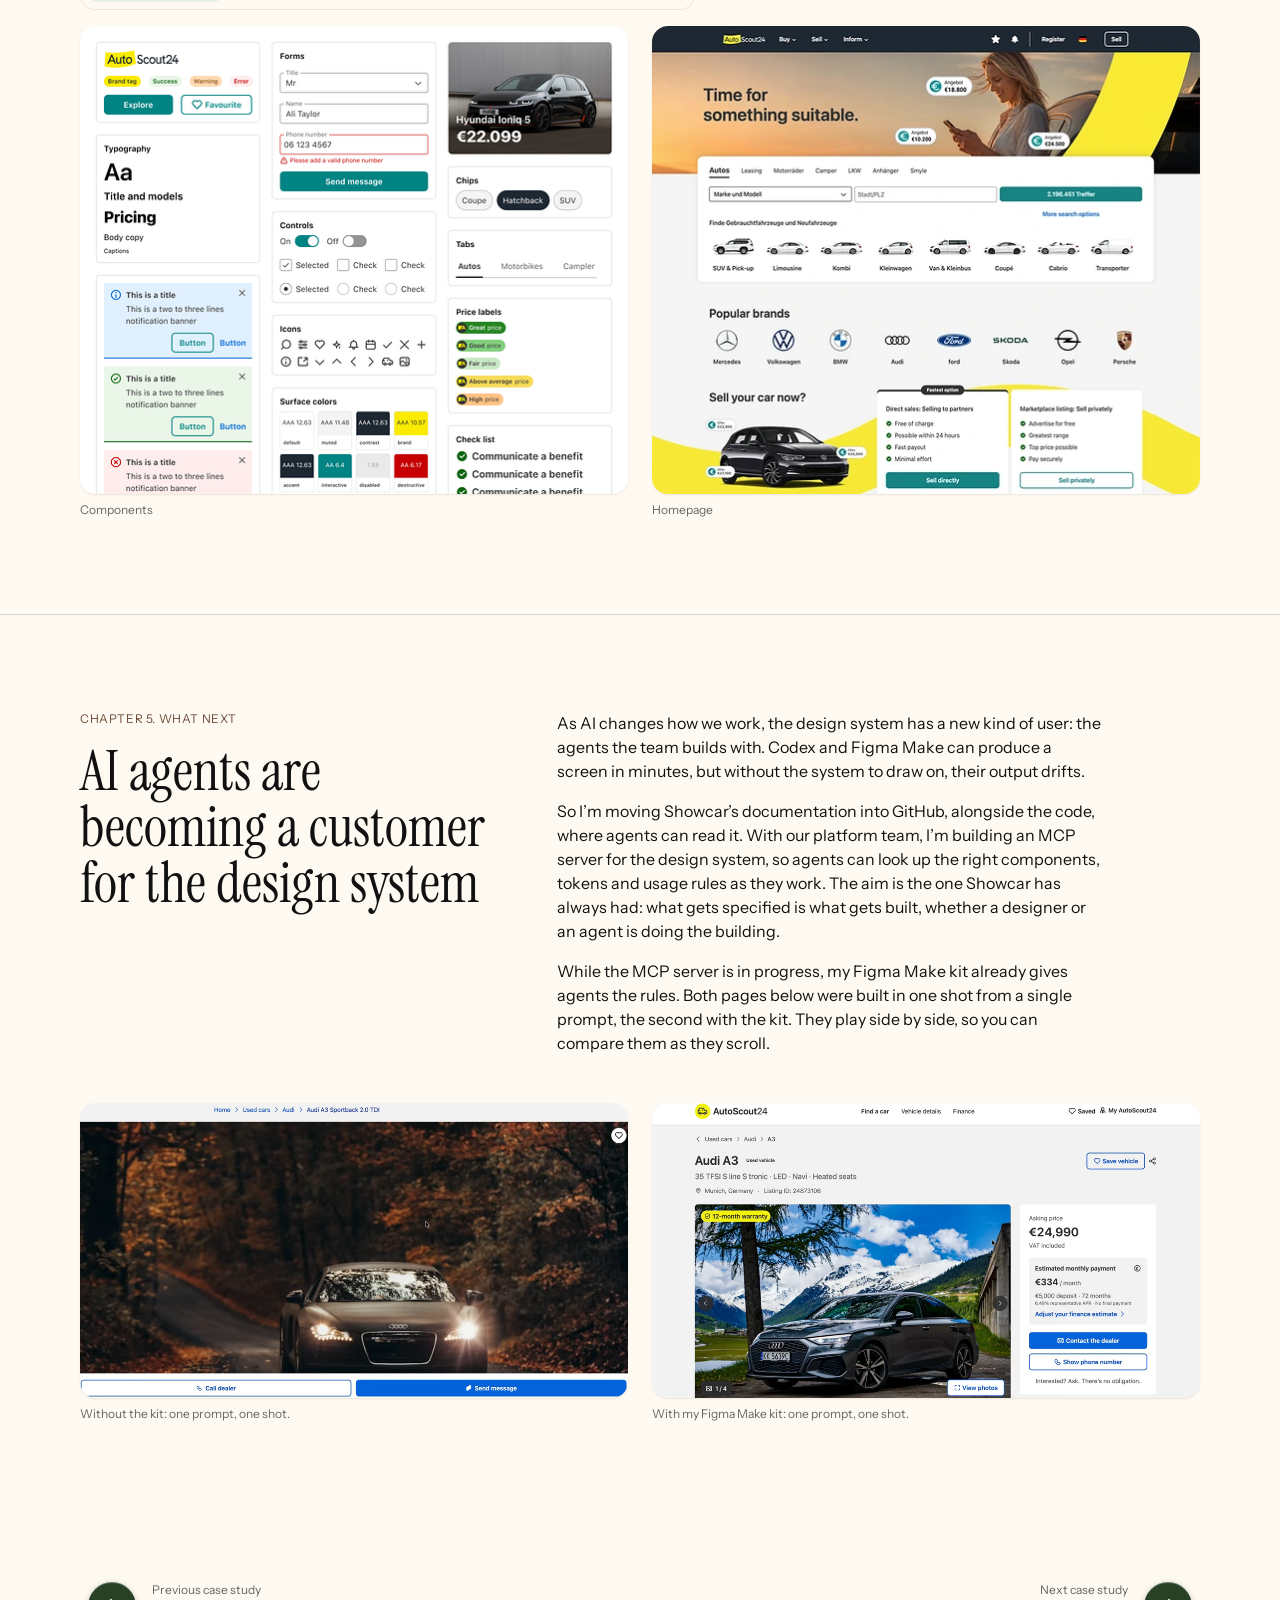
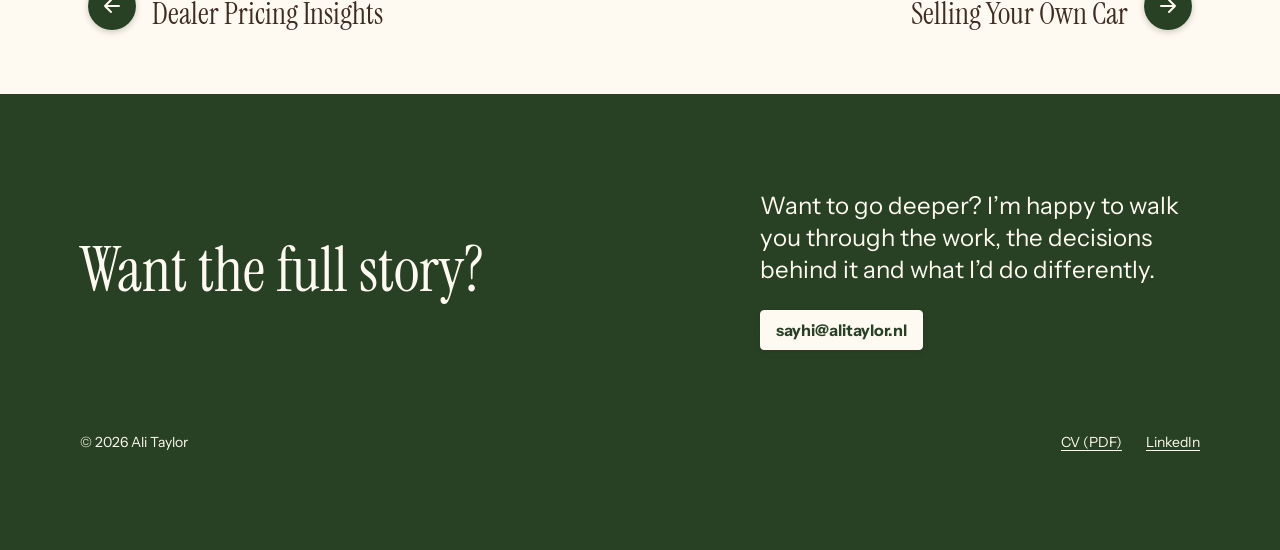
<file: work/showcar/index.html>
<!doctype html>
<html lang="en-GB">
<head>
<meta charset="utf-8">
<meta name="viewport" content="width=device-width, initial-scale=1">
<title>Multi-Brand Design System, a case study by Ali Taylor</title>
<meta name="description" content="One design system for AutoScout24&rsquo;s brands in Europe and Canada, now used by 26 teams.">
<link rel="canonical" href="https://alitaylor.nl/work/showcar/">
<meta property="og:type" content="website">
<meta property="og:title" content="Multi-Brand Design System, a case study by Ali Taylor">
<meta property="og:description" content="One design system for AutoScout24&rsquo;s brands in Europe and Canada, now used by 26 teams.">
<meta property="og:url" content="https://alitaylor.nl/work/showcar/">
<meta property="og:image" content="https://alitaylor.nl/assets/img/og.jpg?v=2">
<meta property="og:image:width" content="1200">
<meta property="og:image:height" content="630">
<meta name="twitter:card" content="summary_large_image">
<meta name="theme-color" content="#fefaf1">
<link rel="icon" href="../../assets/favicon.svg" type="image/svg+xml">
<link rel="preconnect" href="https://fonts.googleapis.com">
<link rel="preconnect" href="https://fonts.gstatic.com" crossorigin>
<link rel="stylesheet" href="https://fonts.googleapis.com/css2?family=Instrument+Sans:ital,wght@0,400..700;1,400..700&family=Instrument+Serif:ital@0;1&display=swap">
<script>if(!matchMedia("(prefers-reduced-motion: reduce)").matches){document.documentElement.classList.add("rv");setTimeout(function(){if(!window.__rv)document.documentElement.classList.add("rv-done")},2500)}</script>
<link rel="stylesheet" href="../../assets/css/site.css?v=23ee8983">
</head>
<body class="project-1">
<a class="skip" href="#main">Skip to content</a>
<header class="site-header">
  <div class="bar">
    <nav class="nav" aria-label="Main">
      <a href="../../">Home</a>
      <details class="work-menu current">
        <summary>Work</summary>
          <ul>
  <li><a href="../../work/cross-border/">Selling Cars Across Europe</a></li>
  <li><a href="../../work/competitive-insights/">Dealer Pricing Insights</a></li>
  <li><a href="../../work/showcar/" aria-current="page">Multi-Brand Design System</a></li>
  <li><a href="../../work/private-sellers/">Selling Your Own Car</a></li>
          </ul>
      </details>
    </nav>
    <nav class="chapters" aria-label="Chapters">
      <ol>
        <li><a href="#context">Context</a></li>
        <li><a href="#problem">The problem</a></li>
        <li><a href="#approach">Design</a></li>
        <li><a href="#results">Impact</a></li>
        <li><a href="#next">What next</a></li>
      </ol>
    </nav>
  </div>
</header>

<main id="main">
<section class="cs-hero project-1">
  <div class="wrap">
        <h1 class="display">Multi-Brand Design System</h1>
        <p class="lede">One design system for AutoScout24’s brands in Europe and Canada, now used by 26 teams.</p>
    <p class="cs-meta">Principal Product Designer · AutoScout24 · 2022 to now · Team: UX team and front-end engineers</p>
    <div class="summary" role="list" aria-label="Summary">
      <a class="summary-item" role="listitem" href="#problem"><span class="summary-label">The problem</span><span class="summary-text">With no owner, every team solved the same problems its own way, and a newly acquired brand needed the same system.</span></a>
      <a class="summary-item" role="listitem" href="#approach"><span class="summary-label">My part</span><span class="summary-text">Led the system alongside my product work, and set up how designers and engineers contribute to it.</span></a>
      <a class="summary-item" role="listitem" href="#decision"><span class="summary-label">Key decision</span><span class="summary-text">Let a new brand look different within the same system, with no separate library.</span></a>
      <a class="summary-item summary-result" role="listitem" href="#results"><span class="summary-label">Result</span><b>26</b><span class="summary-text">teams designing with it in Figma, inserting 30k components a week</span></a>
    </div>
    <div class="hero-shot"><div class="shot natural" style="--ar: 2000 / 1000">
  <img src="../../assets/img/showcar/hero.webp?v=5" srcset="../../assets/img/showcar/hero-1120.webp?v=5 1120w, ../../assets/img/showcar/hero.webp?v=5 2000w" sizes="(max-width: 76rem) 100vw, 1120px" width="2000" height="1000" alt="Showcar foundations and components: typography styles, icons, form fields with an error state, toggles, checkboxes and radio buttons, colour tokens with contrast ratings, a blue colour scale, a car card, and the same tags and buttons themed for AutoScout24 and AutoTrader.ca.">
</div></div>
  </div>
</section>


<section class="chapter" id="context" aria-labelledby="context-h">
  <div class="wrap">
    <div class="chapter-grid">
      <div>
        <span class="chapter-label">Chapter 1. Context</span>
        <h2 id="context-h">A system nobody owned</h2>
      </div>
      <div class="body">
<p>When I took on leading Showcar, AutoScout24's design system, it had no owner. It was a loose collection of components, and adoption across the design team and engineering was patchy.</p>
<p>A new brand acquisition meant the company needed a system that worked across the company, and fast. I led the project alongside my product work, bringing in the wider UX team to contribute next to my own hands-on work.</p>
      </div>
    </div>
  </div>
</section>
<section class="chapter" id="problem" aria-labelledby="problem-h">
  <div class="wrap">
    <div class="chapter-grid with-fig">
      <div>
        <span class="chapter-label">Chapter 2. The problem</span>
        <h2 id="problem-h">Design drift, and a second brand</h2>
      </div>
      <div class="body">
<p>Without an owner or a shared source of truth, every team solved the same problems in its own way. Signed-off designs would appear differently in production.</p>
<p>Additionally, a new requirement appeared: our design system had to support the newly acquired AutoTrader.ca in Canada, a company with a different brand. The acquisition only made sense if both businesses ran on one platform. To support that, the design system had to become far more complete, and it had to carry more than one brand.</p>
      </div>
      <figure class="chapter-fig"><div class="shot natural" style="--ar: 820 / 480">
        <img src="../../assets/img/showcar/modals.webp?v=2" srcset="../../assets/img/showcar/modals-410.webp?v=2 410w, ../../assets/img/showcar/modals.webp?v=2 820w" sizes="(max-width: 52rem) 100vw, 410px" width="820" height="480" loading="lazy" alt="Six confirmation modals from production, each built differently: yellow or outlined buttons in either order, full-width or compact buttons, left-aligned or centred titles, different close icons, and a dark primary button on an onboarding dialog.">
      </div><figcaption class="cap">The six modal styles found in production.</figcaption></figure>
    </div>
  </div>
</section>
<section class="chapter" id="approach" aria-labelledby="approach-h">
  <div class="wrap">
    <div class="chapter-grid">
      <div>
        <span class="chapter-label">Chapter 3. Design</span>
        <h2 id="approach-h">Built with the people who use it</h2>
      </div>
      <div class="body">
<p>I was leading Showcar alongside my product work, so I couldn&rsquo;t build it all myself, and I didn&rsquo;t want to. A system one person owns breaks the moment they&rsquo;re busy. The bigger change was in how the organisation worked: Showcar had to become something designers and engineers across teams built together.</p>
<ul>
<li><strong>A way to contribute.</strong> I set up a contribution process: a dedicated Slack channel and a bi-monthly UI Guild call where designers could propose new components or changes to existing ones.</li>
<li><strong>Components with the UX team.</strong> I worked with the UX team to design the components and write their documentation, so every addition shipped with guidance on how to use it.</li>
<li><strong>Engineers who cared.</strong> I looked for the engineers who were passionate about the system and wanted to build it together, and made them part of the core group.</li>
<li><strong>Tokens that match one to one.</strong> I created a token system that syncs Figma variables with the development tokens, so design and code always hold the same values. Switching brand became a change of token set rather than a redesign.</li>
</ul>
      </div>
    </div>
<div class="figs-wrap"><div class="figs">
<figure><div class="diagram bare" role="group" aria-label="How a change gets into the system"><ol class="flow numbered">
<li>Propose<small>A designer with a need brings it to the UI Guild or the Slack channel</small></li>
<li class="me">Quality gate<small>The community decides: a new component, or an update to an existing one</small></li>
<li>Design and document<small>The contributor designs it and writes the documentation</small></li>
<li>Build<small>The product development team adds it to the design system repo</small></li>
</ol></div></figure>
<div class="figs two">
<figure><div class="shot natural" style="--ar: 1 / 1">
  <img src="../../assets/img/showcar/variables.webp?v=2" srcset="../../assets/img/showcar/variables-550.webp?v=2 550w, ../../assets/img/showcar/variables.webp?v=2 1100w" sizes="(max-width: 52rem) 100vw, 548px" width="1100" height="1100" loading="lazy" alt="Semantic and component tokens in Figma, with a column per brand mode (AS24, AS24-Future, ATCA). Each brand maps the same token to its own colour, for example surface brand is yellow for AS24 and red for ATCA. A menu shows the mode switcher: AS24, AS24-Future, ATCA, LM, GWAT, ATNL, AKNL and wireframe modes.">
</div><figcaption class="cap">Brand themes as variable modes in Figma.</figcaption></figure>
<figure><div class="shot natural" style="--ar: 1 / 1">
  <img src="../../assets/img/showcar/docs.webp?v=2" srcset="../../assets/img/showcar/docs-550.webp?v=2 550w, ../../assets/img/showcar/docs.webp?v=2 1100w" sizes="(max-width: 52rem) 100vw, 548px" width="1100" height="1100" loading="lazy" alt="Showcar button documentation: a Do's panel (use primary and secondary buttons to show importance; use transparent buttons for less important actions), a Don'ts panel (avoid multiple primary CTAs in one section, don't use floating buttons inline, avoid super-wide CTAs), and guidance on when to use hug or fill width, each with live examples.">
</div><figcaption class="cap">Every component ships with documentation.</figcaption></figure>
</div></div></div>
<aside class="decision" id="decision" aria-label="Key decision">
<div class="decision-head">
<span class="decision-label">Key decision</span>
<h3 class="decision-q">How do you let a brand look different <em>without splitting the system</em>?</h3>
</div>
<div class="decision-cols">
<p><b>The tension.</b> When LeasingMarkt, our leasing marketplace in Germany, joined the system, its design team wanted more font styles, and some of its components looked significantly different. The easy answers were a separate LeasingMarkt library, which would rebuild the drift Showcar existed to fix, or forcing the brand into our look.</p>
<p><b>What I did.</b> I used Figma variables to give LeasingMarkt room within the same system. I added the extra font styles it needed, but set them to 0px in every other brand, so if anyone used them elsewhere the text simply disappeared. For other components, I used multiple variables to completely change the design for the LeasingMarkt brand without breaking the system.</p>
</div>
</aside>
  </div>
</section>
<section class="chapter" id="results" aria-labelledby="results-h">
  <div class="wrap">
    <div class="chapter-grid">
      <div>
        <span class="chapter-label">Chapter 4. Impact</span>
        <h2 id="results-h">One system, many brands</h2>
      </div>
      <div class="body">
<div class="facts">
  <div class="fact"><b>26</b><span>teams designing with it in Figma</span></div>
  <div class="fact"><b>30k</b><span>component inserts a week</span></div>
  <div class="fact"><b>&lt;0.05%</b><span>of inserts detached, across the most-used components</span></div>
</div>
<p>Showcar is now the default way AutoScout24 designs and builds. In Figma, 26 teams use it, inserting around 30,000 components a week. Designers almost never break away from it: across the most-used components, fewer than 1 in 2,000 inserts are detached, so what gets designed stays on the system.</p>
<p>In code, 38 components are fully implemented, underpinning more than 10 products, including search, the homepage, listing creation, dealer inventory and dealer account pages. Adding two new brands, AutoTrader.nl and gebrauchtwagen.at, took about two weeks of development.</p>
      </div>
    </div>
<div class="figs-wrap">
<section class="brand-switch" aria-label="Four of the six brands, one system">
  <div class="brand-switch-head">
    <div class="brand-tabs" role="tablist" aria-label="Choose a brand">
      <button type="button" role="tab" id="brand-tab-autoscout24" aria-controls="brand-autoscout24" aria-selected="true">AutoScout24</button>
      <button type="button" role="tab" id="brand-tab-autotrader-ca" aria-controls="brand-autotrader-ca" aria-selected="false" tabindex="-1">AutoTrader.ca</button>
      <button type="button" role="tab" id="brand-tab-autotrader-nl" aria-controls="brand-autotrader-nl" aria-selected="false" tabindex="-1">AutoTrader.nl</button>
      <button type="button" role="tab" id="brand-tab-gebrauchtwagen" aria-controls="brand-gebrauchtwagen" aria-selected="false" tabindex="-1">gebrauchtwagen.at</button>
    </div>
  </div>
  <div class="brand-panels">
    <div class="brand-panel is-active" role="tabpanel" id="brand-autoscout24" aria-labelledby="brand-tab-autoscout24">
      <div class="figs two">
        <figure>
          <div class="shot natural" style="--ar: 1100 / 940"><img src="../../assets/img/showcar/components/autoscout24.webp?v=2" srcset="../../assets/img/showcar/components/autoscout24-550.webp?v=2 550w, ../../assets/img/showcar/components/autoscout24.webp?v=2 1100w" sizes="(max-width: 52rem) 100vw, 548px" width="1100" height="940" loading="lazy" alt="Showcar components themed for AutoScout24: logo, tags and buttons, typography, form fields with an error state, a send button, toggles, checkboxes and radio buttons, notification banners, icons, surface colours with contrast ratings, a car card, chips, tabs, price labels and a check list."></div>
          <figcaption class="cap">Components</figcaption>
        </figure>
        <figure>
          <div class="shot natural" style="--ar: 1100 / 940"><img src="../../assets/img/showcar/homepages/autoscout24.webp" srcset="../../assets/img/showcar/homepages/autoscout24-550.webp 550w, ../../assets/img/showcar/homepages/autoscout24.webp 1100w" sizes="(max-width: 52rem) 100vw, 548px" width="1100" height="940" loading="lazy" alt="The AutoScout24 homepage built with Showcar: brand header and hero image, the search panel with body-type shortcuts, popular brands, and the sell-your-car module."></div>
          <figcaption class="cap">Homepage</figcaption>
        </figure>
      </div>
    </div>
    <div class="brand-panel" role="tabpanel" id="brand-autotrader-ca" aria-labelledby="brand-tab-autotrader-ca">
      <div class="figs two">
        <figure>
          <div class="shot natural" style="--ar: 1100 / 940"><img src="../../assets/img/showcar/components/autotrader-ca.webp?v=2" srcset="../../assets/img/showcar/components/autotrader-ca-550.webp?v=2 550w, ../../assets/img/showcar/components/autotrader-ca.webp?v=2 1100w" sizes="(max-width: 52rem) 100vw, 548px" width="1100" height="940" loading="lazy" alt="Showcar components themed for AutoTrader.ca: logo, tags and buttons, typography, form fields with an error state, a send button, toggles, checkboxes and radio buttons, notification banners, icons, surface colours with contrast ratings, a car card, chips, tabs, price labels and a check list."></div>
          <figcaption class="cap">Components</figcaption>
        </figure>
        <figure>
          <div class="shot natural" style="--ar: 1100 / 940"><img src="../../assets/img/showcar/homepages/autotrader-ca.webp" srcset="../../assets/img/showcar/homepages/autotrader-ca-550.webp 550w, ../../assets/img/showcar/homepages/autotrader-ca.webp 1100w" sizes="(max-width: 52rem) 100vw, 548px" width="1100" height="940" loading="lazy" alt="The AutoTrader.ca homepage built with Showcar: brand header and hero image, the search panel with body-type shortcuts, popular brands, and the sell-your-car module."></div>
          <figcaption class="cap">Homepage</figcaption>
        </figure>
      </div>
    </div>
    <div class="brand-panel" role="tabpanel" id="brand-autotrader-nl" aria-labelledby="brand-tab-autotrader-nl">
      <div class="figs two">
        <figure>
          <div class="shot natural" style="--ar: 1100 / 940"><img src="../../assets/img/showcar/components/autotrader-nl.webp?v=2" srcset="../../assets/img/showcar/components/autotrader-nl-550.webp?v=2 550w, ../../assets/img/showcar/components/autotrader-nl.webp?v=2 1100w" sizes="(max-width: 52rem) 100vw, 548px" width="1100" height="940" loading="lazy" alt="Showcar components themed for AutoTrader.nl: logo, tags and buttons, typography, form fields with an error state, a send button, toggles, checkboxes and radio buttons, notification banners, icons, surface colours with contrast ratings, a car card, chips, tabs, price labels and a check list."></div>
          <figcaption class="cap">Components</figcaption>
        </figure>
        <figure>
          <div class="shot natural" style="--ar: 1100 / 940"><img src="../../assets/img/showcar/homepages/autotrader-nl.webp" srcset="../../assets/img/showcar/homepages/autotrader-nl-550.webp 550w, ../../assets/img/showcar/homepages/autotrader-nl.webp 1100w" sizes="(max-width: 52rem) 100vw, 548px" width="1100" height="940" loading="lazy" alt="The AutoTrader.nl homepage built with Showcar: brand header and hero image, the search panel with body-type shortcuts, popular brands, and the sell-your-car module."></div>
          <figcaption class="cap">Homepage</figcaption>
        </figure>
      </div>
    </div>
    <div class="brand-panel" role="tabpanel" id="brand-gebrauchtwagen" aria-labelledby="brand-tab-gebrauchtwagen">
      <div class="figs two">
        <figure>
          <div class="shot natural" style="--ar: 1100 / 940"><img src="../../assets/img/showcar/components/gebrauchtwagen.webp?v=2" srcset="../../assets/img/showcar/components/gebrauchtwagen-550.webp?v=2 550w, ../../assets/img/showcar/components/gebrauchtwagen.webp?v=2 1100w" sizes="(max-width: 52rem) 100vw, 548px" width="1100" height="940" loading="lazy" alt="Showcar components themed for gebrauchtwagen.at: logo, tags and buttons, typography, form fields with an error state, a send button, toggles, checkboxes and radio buttons, notification banners, icons, surface colours with contrast ratings, a car card, chips, tabs, price labels and a check list."></div>
          <figcaption class="cap">Components</figcaption>
        </figure>
        <figure>
          <div class="shot natural" style="--ar: 1100 / 940"><img src="../../assets/img/showcar/homepages/gebrauchtwagen.webp" srcset="../../assets/img/showcar/homepages/gebrauchtwagen-550.webp 550w, ../../assets/img/showcar/homepages/gebrauchtwagen.webp 1100w" sizes="(max-width: 52rem) 100vw, 548px" width="1100" height="940" loading="lazy" alt="The gebrauchtwagen.at homepage built with Showcar: brand header and hero image, the search panel with body-type shortcuts, popular brands, and the sell-your-car module."></div>
          <figcaption class="cap">Homepage</figcaption>
        </figure>
      </div>
    </div>
  </div>
</section>
</div>
  </div>
</section>
<section class="chapter" id="next" aria-labelledby="next-h">
  <div class="wrap">
    <div class="chapter-grid">
      <div>
        <span class="chapter-label">Chapter 5. What next</span>
        <h2 id="next-h">AI agents are becoming a customer for the design system</h2>
      </div>
      <div class="body">
<p>As AI changes how we work, the design system has a new kind of user: the agents the team builds with. Codex and Figma Make can produce a screen in minutes, but without the system to draw on, their output drifts.</p>
<p>So I&rsquo;m moving Showcar&rsquo;s documentation into GitHub, alongside the code, where agents can read it. With our platform team, I&rsquo;m building an MCP server for the design system, so agents can look up the right components, tokens and usage rules as they work. The aim is the one Showcar has always had: what gets specified is what gets built, whether a designer or an agent is doing the building.</p>
<p>While the MCP server is in progress, my Figma Make kit already gives agents the rules. Both pages below were built in one shot from a single prompt, the second with the kit. They play side by side, so you can compare them as they scroll.</p>
      </div>
    </div>
<div class="figs-wrap"><div class="figs two" data-sync>
<figure><div class="shot natural" style="--ar: 1120 / 602">
  <video class="loop-video" muted loop playsinline preload="none" width="1120" height="602"
    poster="../../assets/img/showcar/ai-before-poster.webp"
    aria-label="Scrolling a car listing page built from one prompt without the kit: a full-width hero photo, breadcrumbs, a plain equipment list and a seller card, with a sticky call and message bar.">
    <source src="../../assets/img/showcar/ai-before-1120.mp4" type="video/mp4">
    <source src="../../assets/img/showcar/ai-before-1120.webm" type="video/webm">
  </video>
</div><figcaption class="cap">Without the kit: one prompt, one shot.</figcaption></figure>
<figure><div class="shot natural" style="--ar: 1120 / 602">
  <video class="loop-video" muted loop playsinline preload="none" width="1120" height="602"
    poster="../../assets/img/showcar/ai-after-poster.webp"
    aria-label="Scrolling a car listing page built from one prompt with the Figma Make kit: AutoScout24 header and branding, title, photo gallery with a warranty badge, a price card with a finance estimate and contact buttons, a searchable equipment list in collapsible groups, and a verified dealer card.">
    <source src="../../assets/img/showcar/ai-after-1120.mp4" type="video/mp4">
    <source src="../../assets/img/showcar/ai-after-1120.webm" type="video/webm">
  </video>
</div><figcaption class="cap">With my Figma Make kit: one prompt, one shot.</figcaption></figure>
</div></div>
  </div>
</section>
</main>

<nav class="pager" aria-label="More case studies">
  <a class="project-2" href="../../work/competitive-insights/"><span class="typed">Previous case study</span><span class="h3">Dealer Pricing Insights</span></a>
  <a class="project-4" href="../../work/private-sellers/"><span class="typed">Next case study</span><span class="h3">Selling Your Own Car</span></a>
</nav>
<section class="contact section" id="contact" aria-labelledby="contact-h">
  <div class="wrap">
    <div>
      <h2 id="contact-h">Want the full story?</h2>
    </div>
    <div>
      <p>Want to go deeper? I&rsquo;m happy to walk you through the work, the decisions behind it and what I&rsquo;d do differently.</p>
      <a class="btn" href="mailto:sayhi@alitaylor.nl">sayhi@alitaylor.nl</a>
    </div>
    <div class="footer-row"><p class="copyright">&copy; 2026 Ali Taylor</p><nav class="footer-links" aria-label="Elsewhere"><a href="../../assets/docs/Ali-Taylor-CV.pdf">CV (PDF)</a><a href="https://www.linkedin.com/in/ali-taylor/" rel="me">LinkedIn</a></nav></div>
  </div>
</section>
<script src="../../assets/js/site.js?v=23ee8983" defer></script>
</body>
</html>
</file>
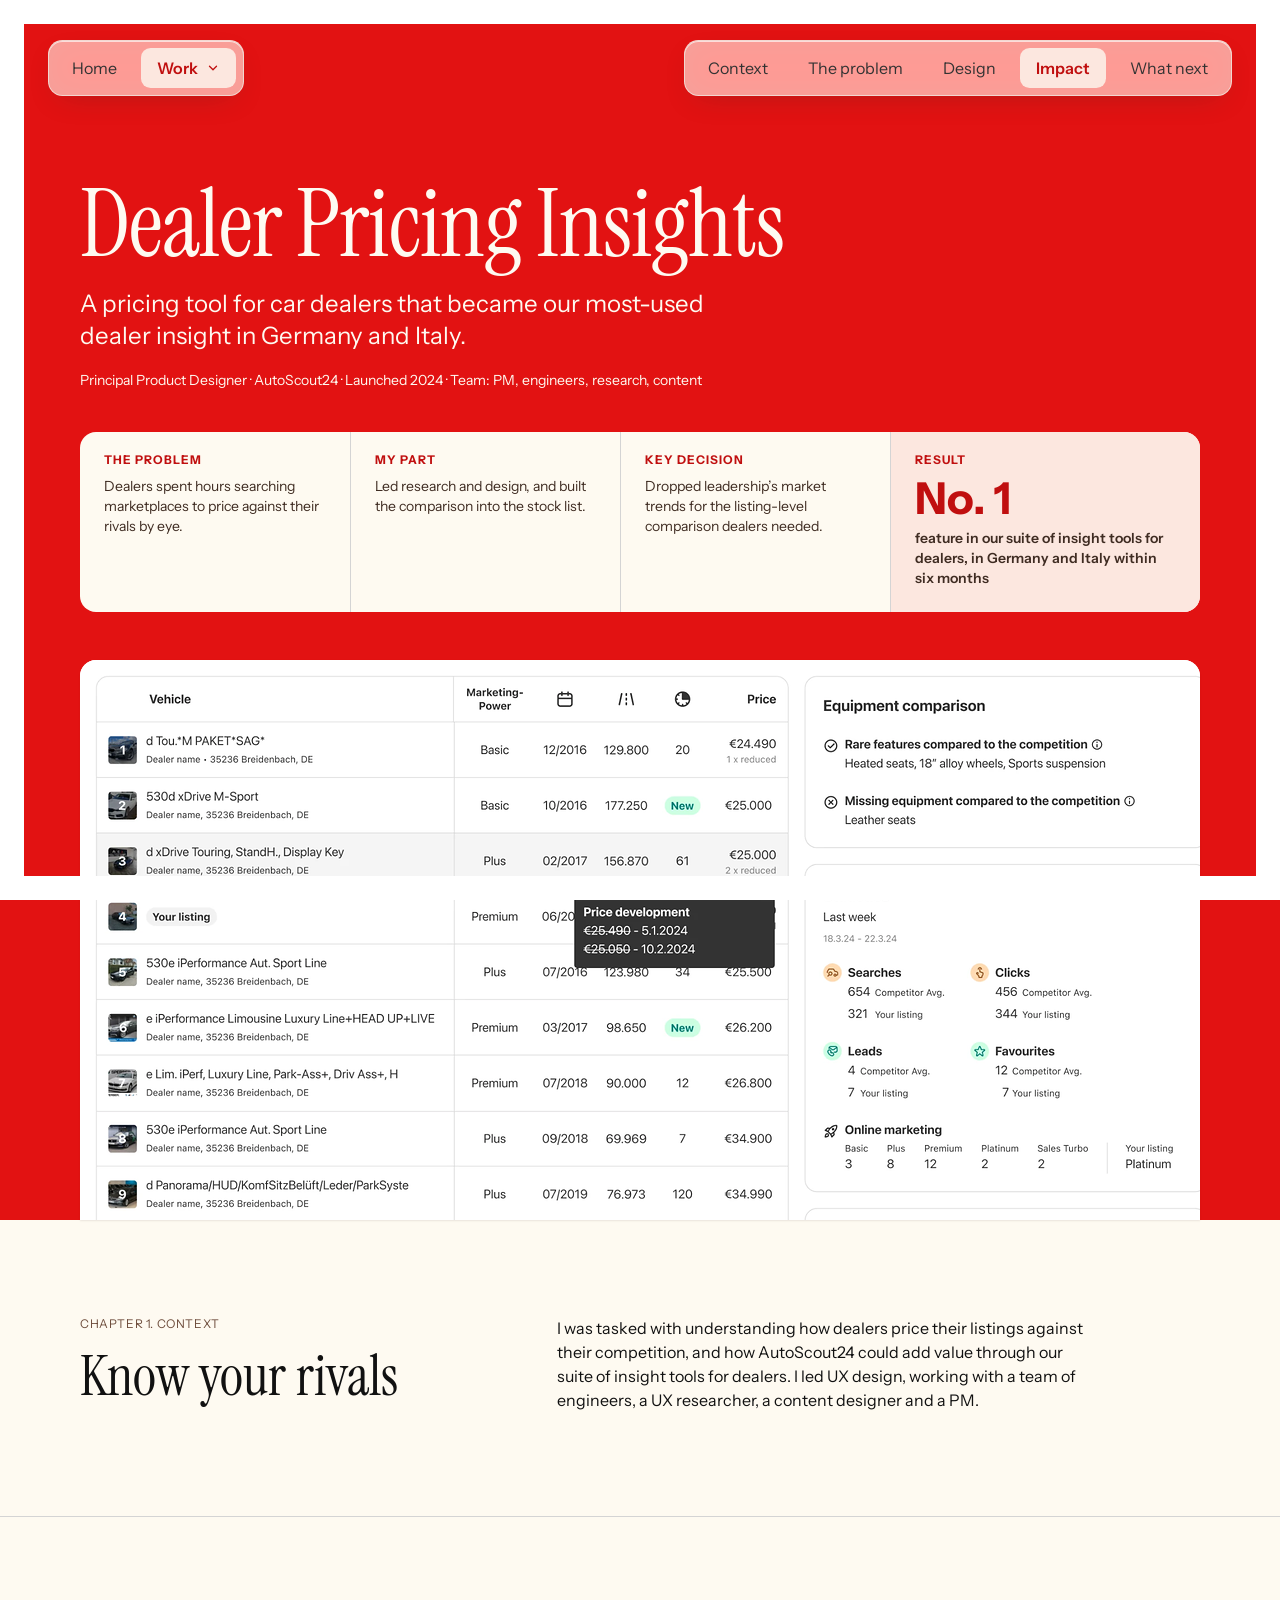
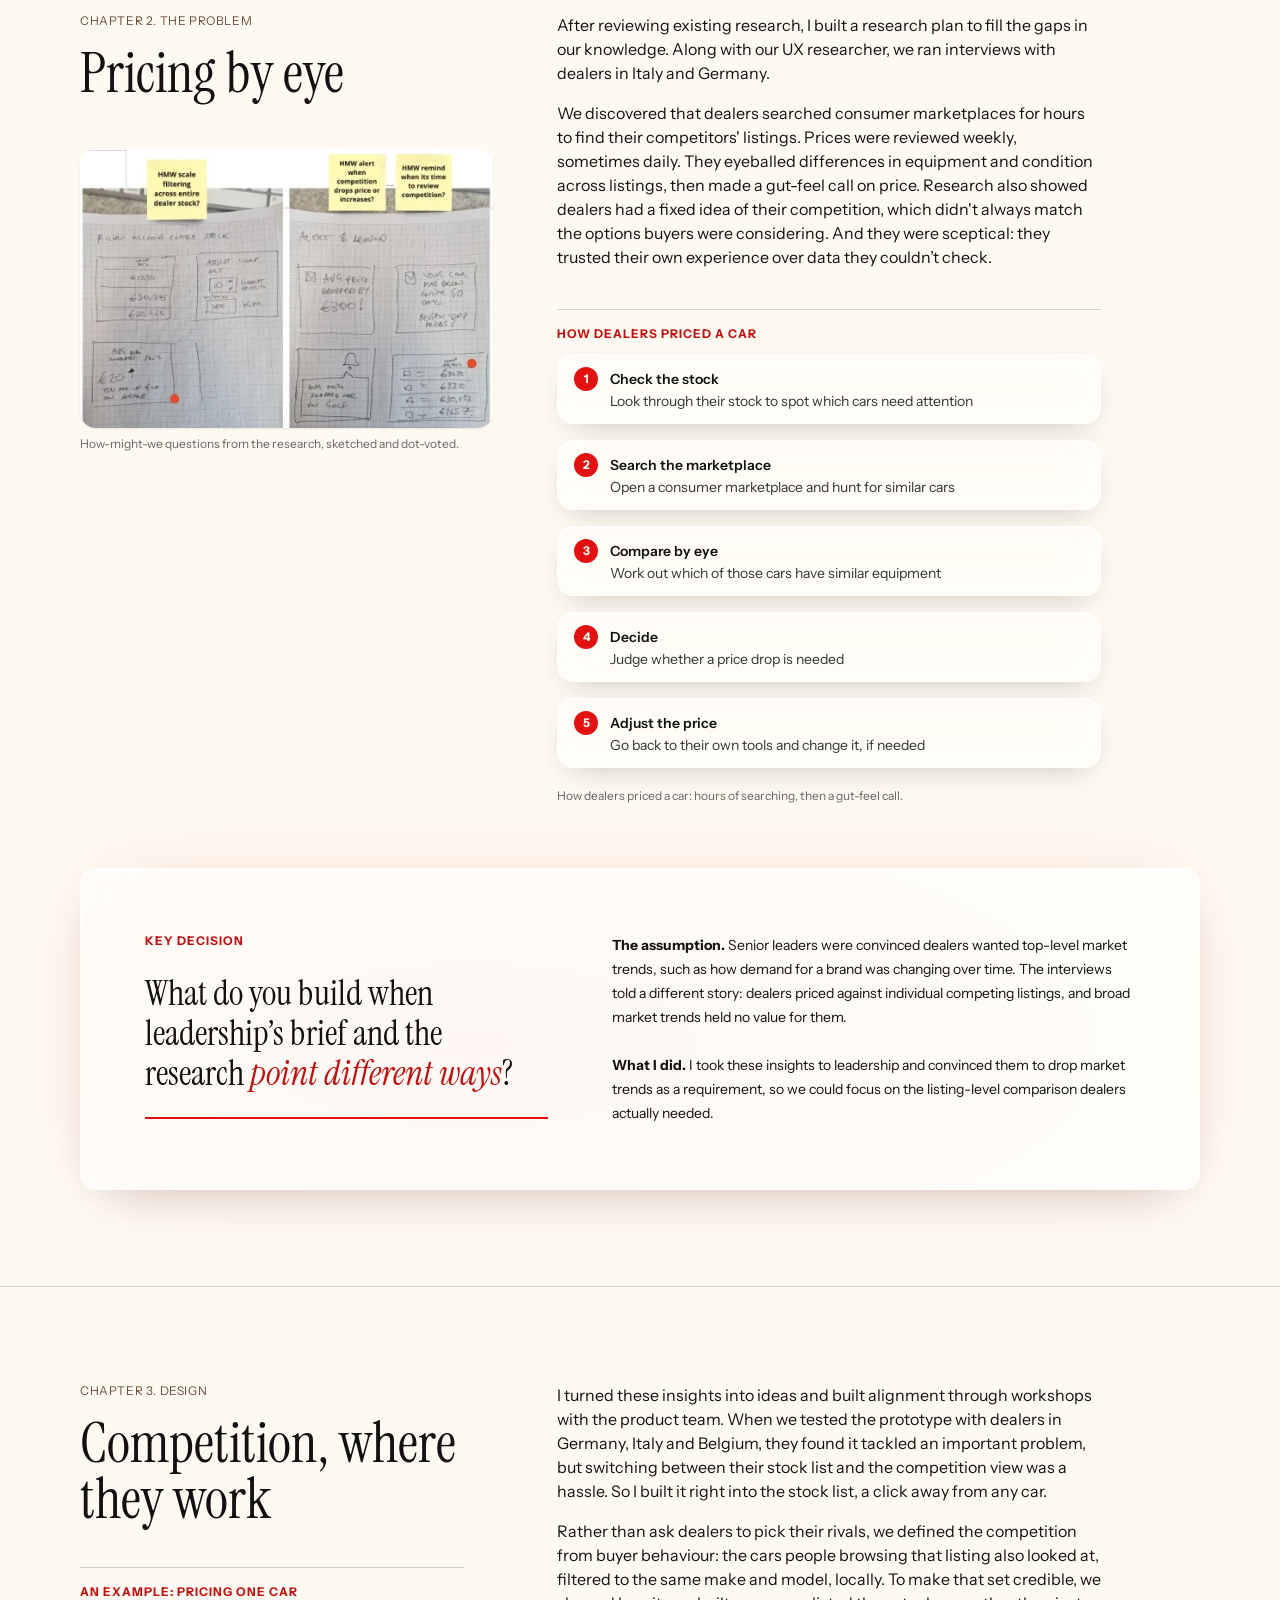
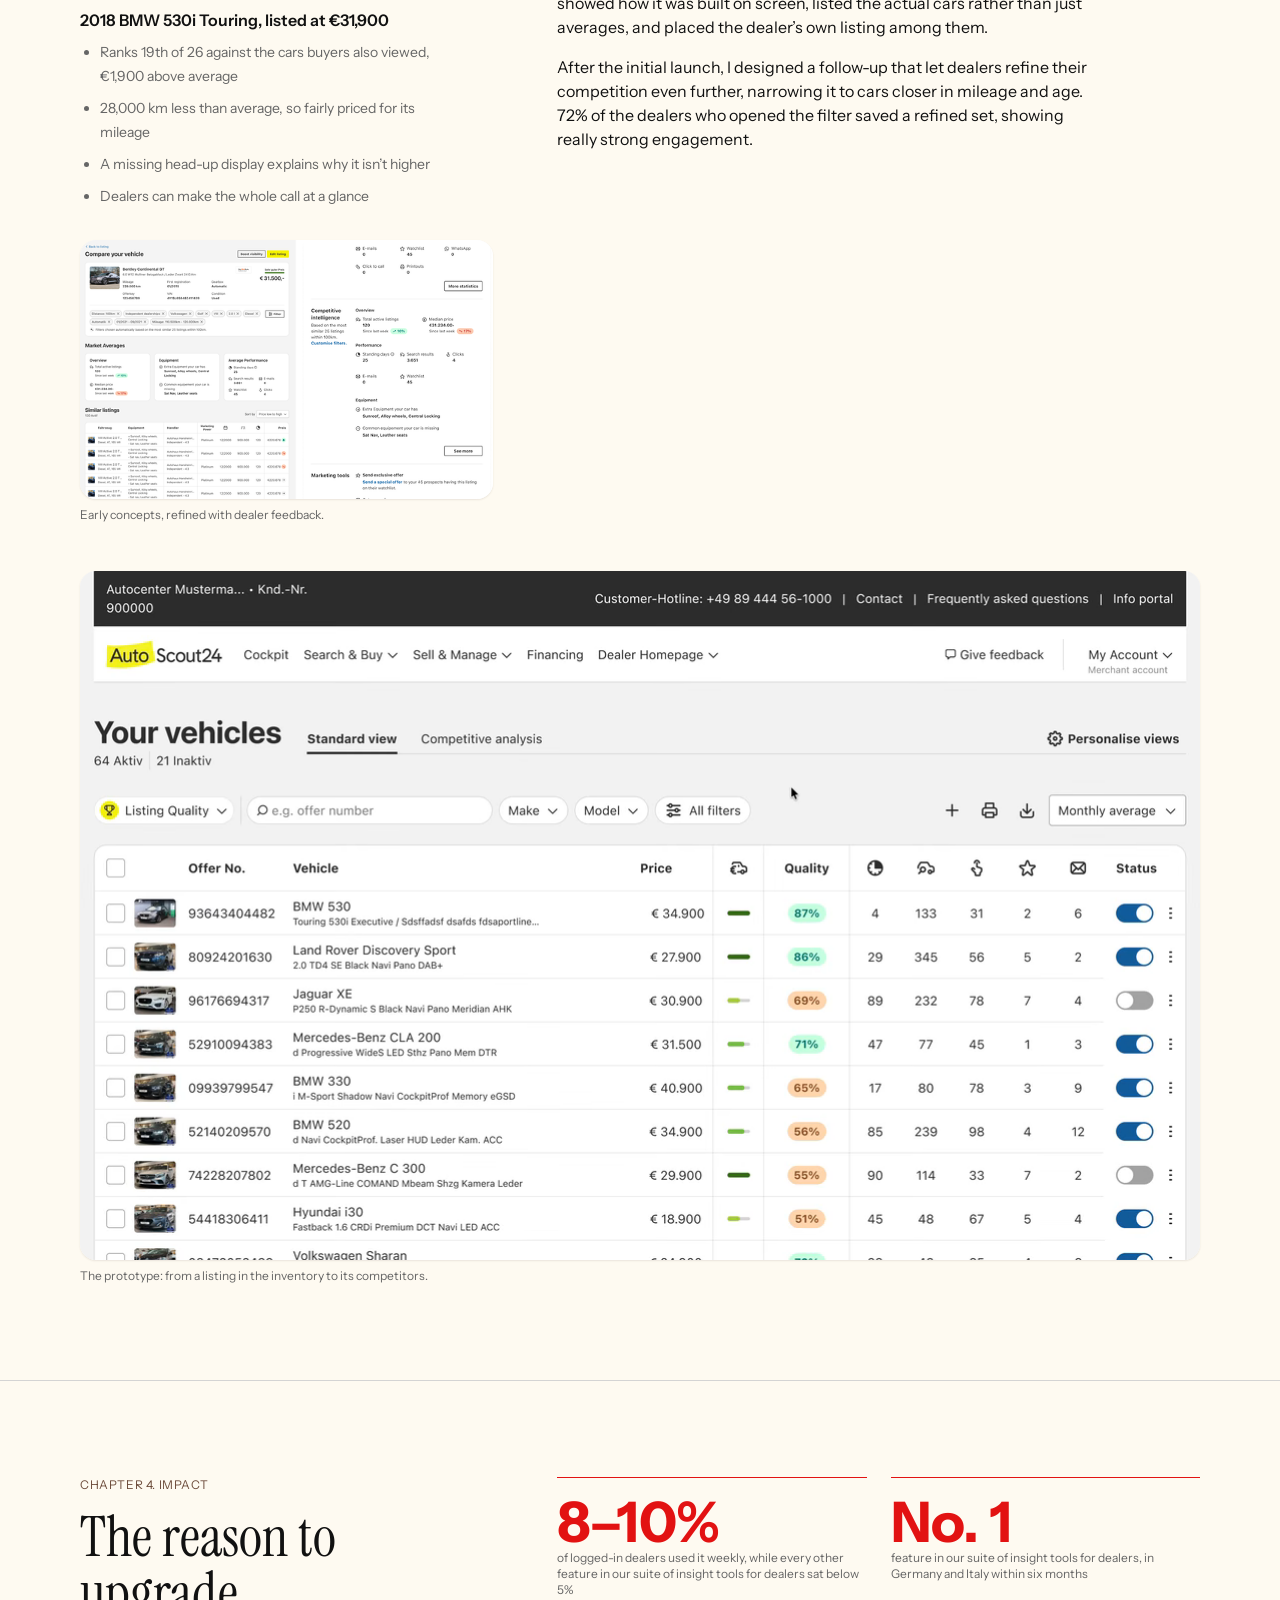
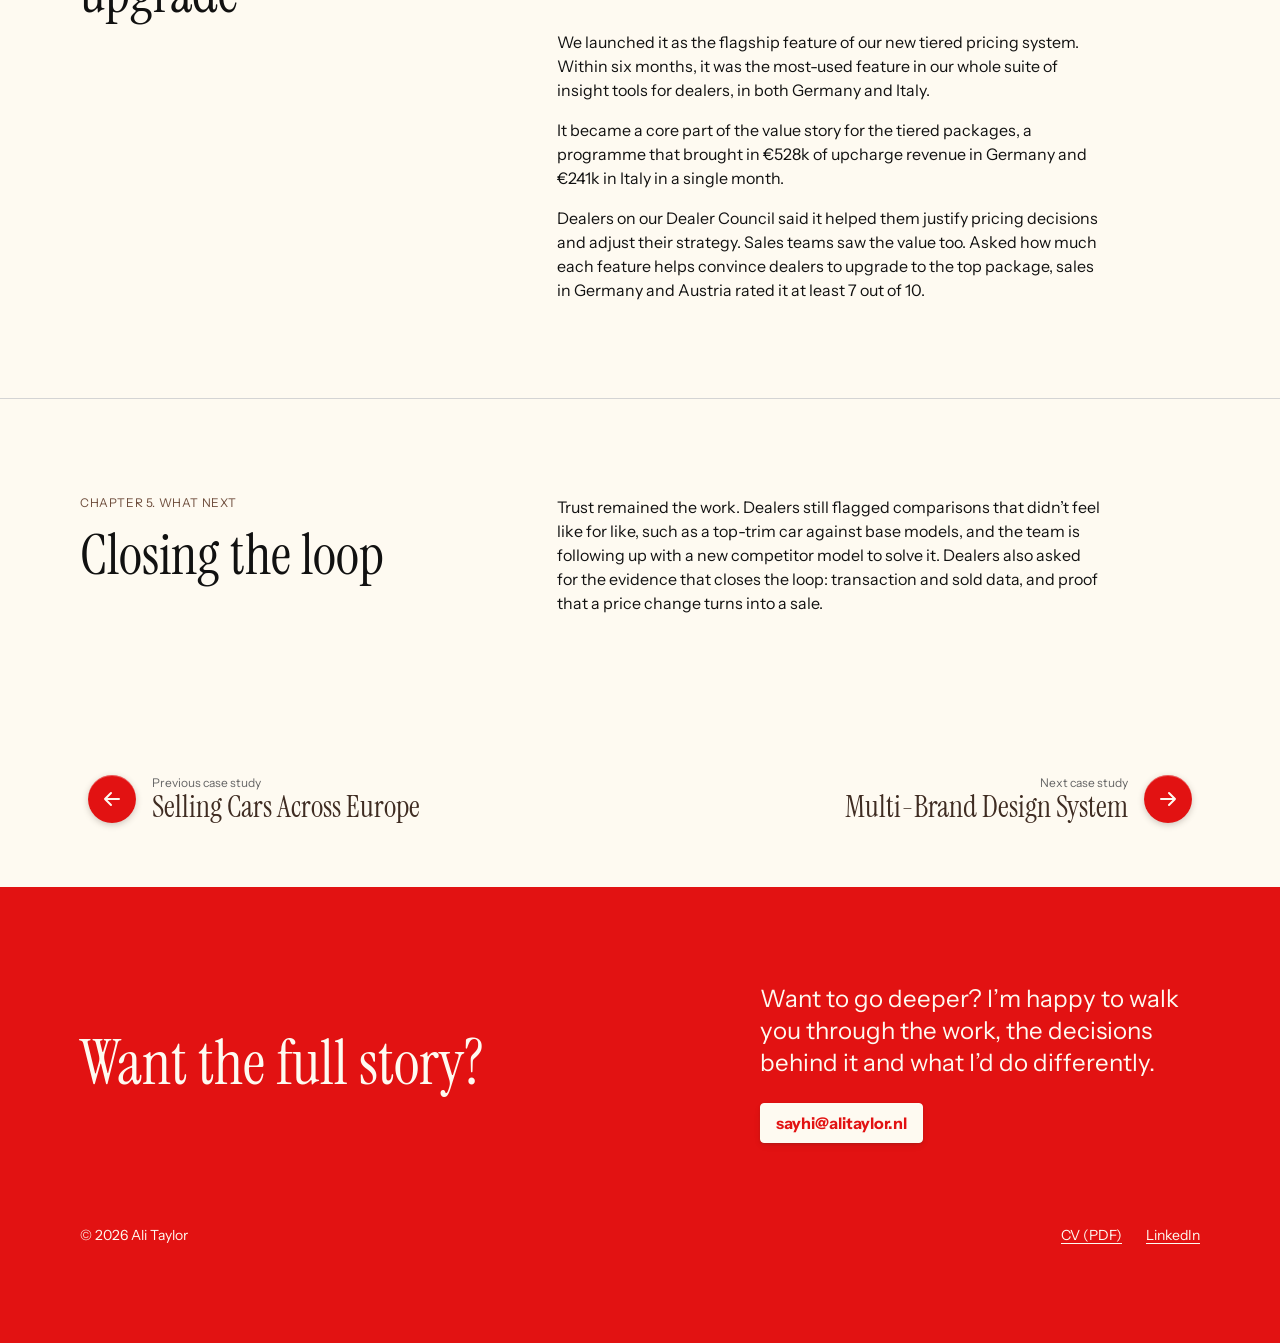
<file: draft/work/competitive-insights/index.html>
<!doctype html>
<html lang="en-GB">
<head>
<meta charset="utf-8">
<meta name="robots" content="noindex">
<title>Moved · Ali Taylor</title>
<link rel="canonical" href="https://alitaylor.nl/work/competitive-insights/">
<meta http-equiv="refresh" content="0; url=/work/competitive-insights/">
<script>location.replace('/work/competitive-insights/' + location.hash);</script>
</head>
<body>
<p>This page has moved to <a href="/work/competitive-insights/">alitaylor.nl/work/competitive-insights/</a>.</p>
</body>
</html>
</file>
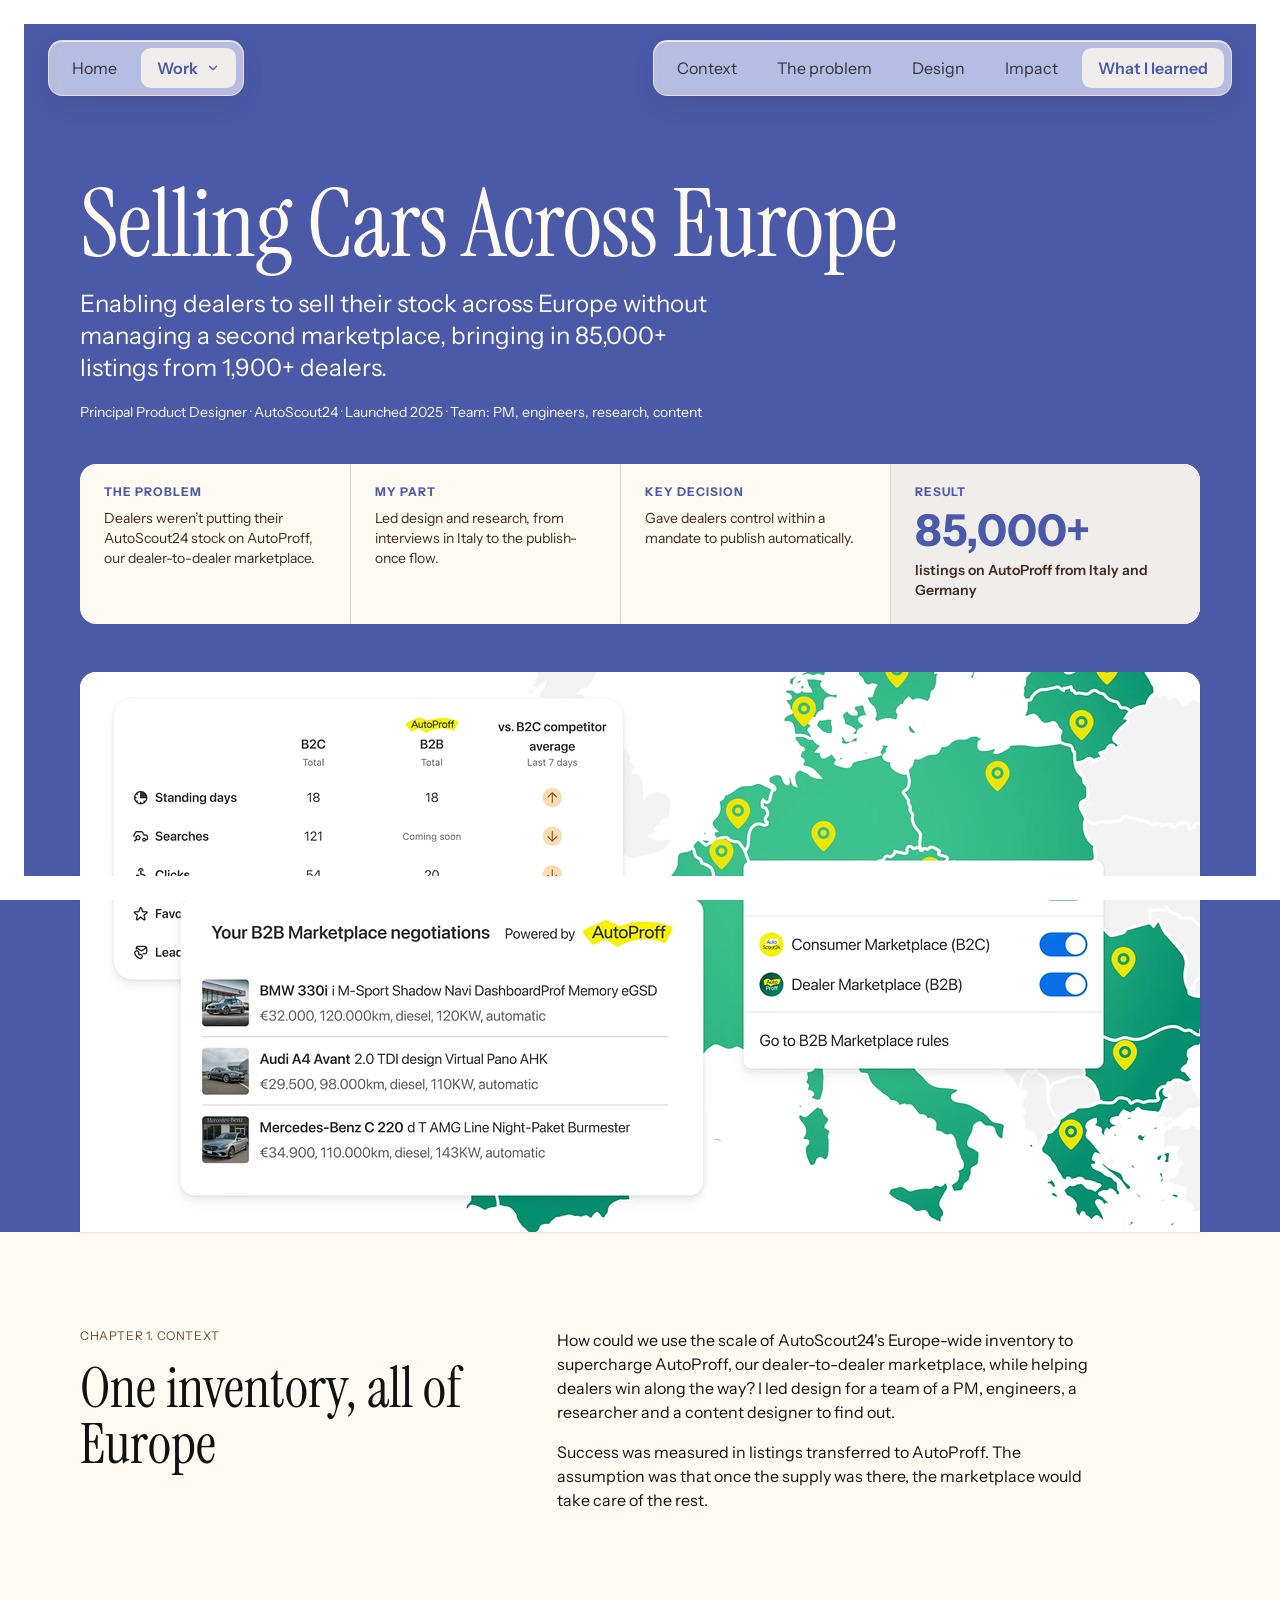
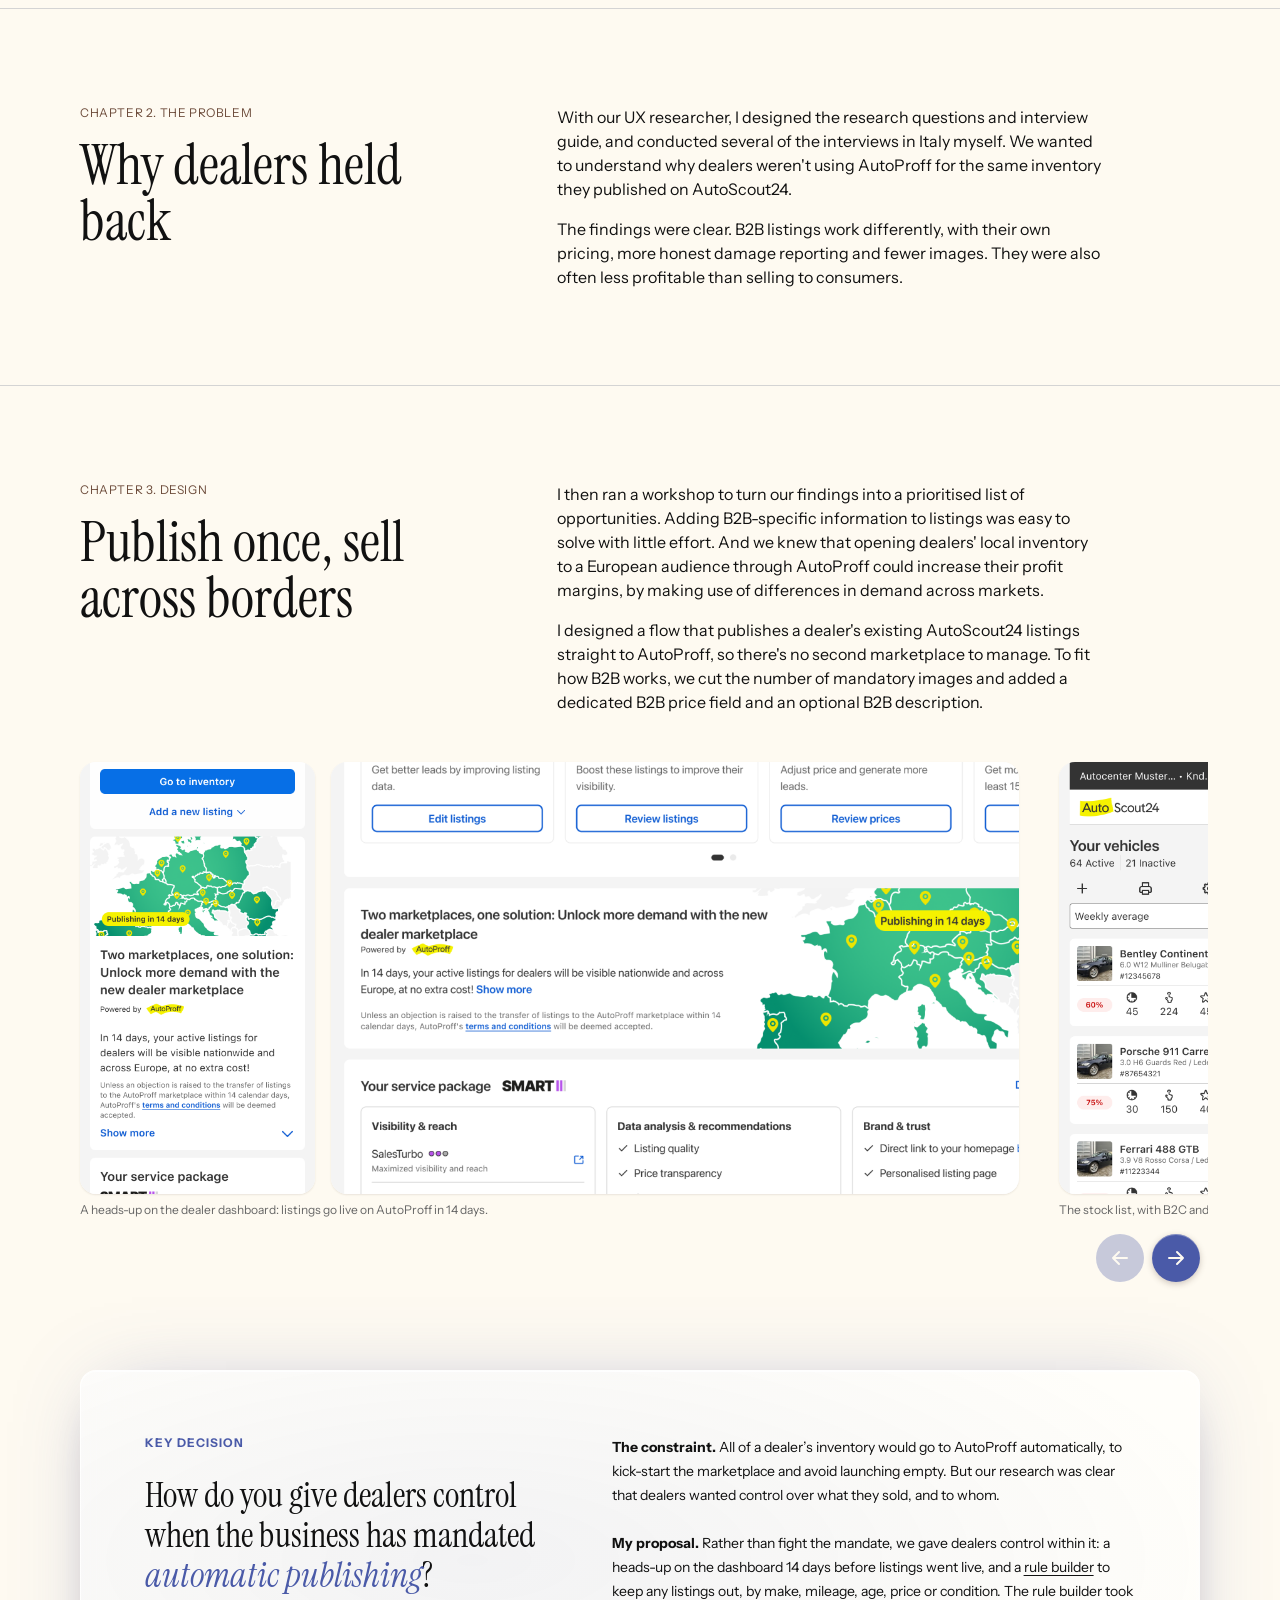
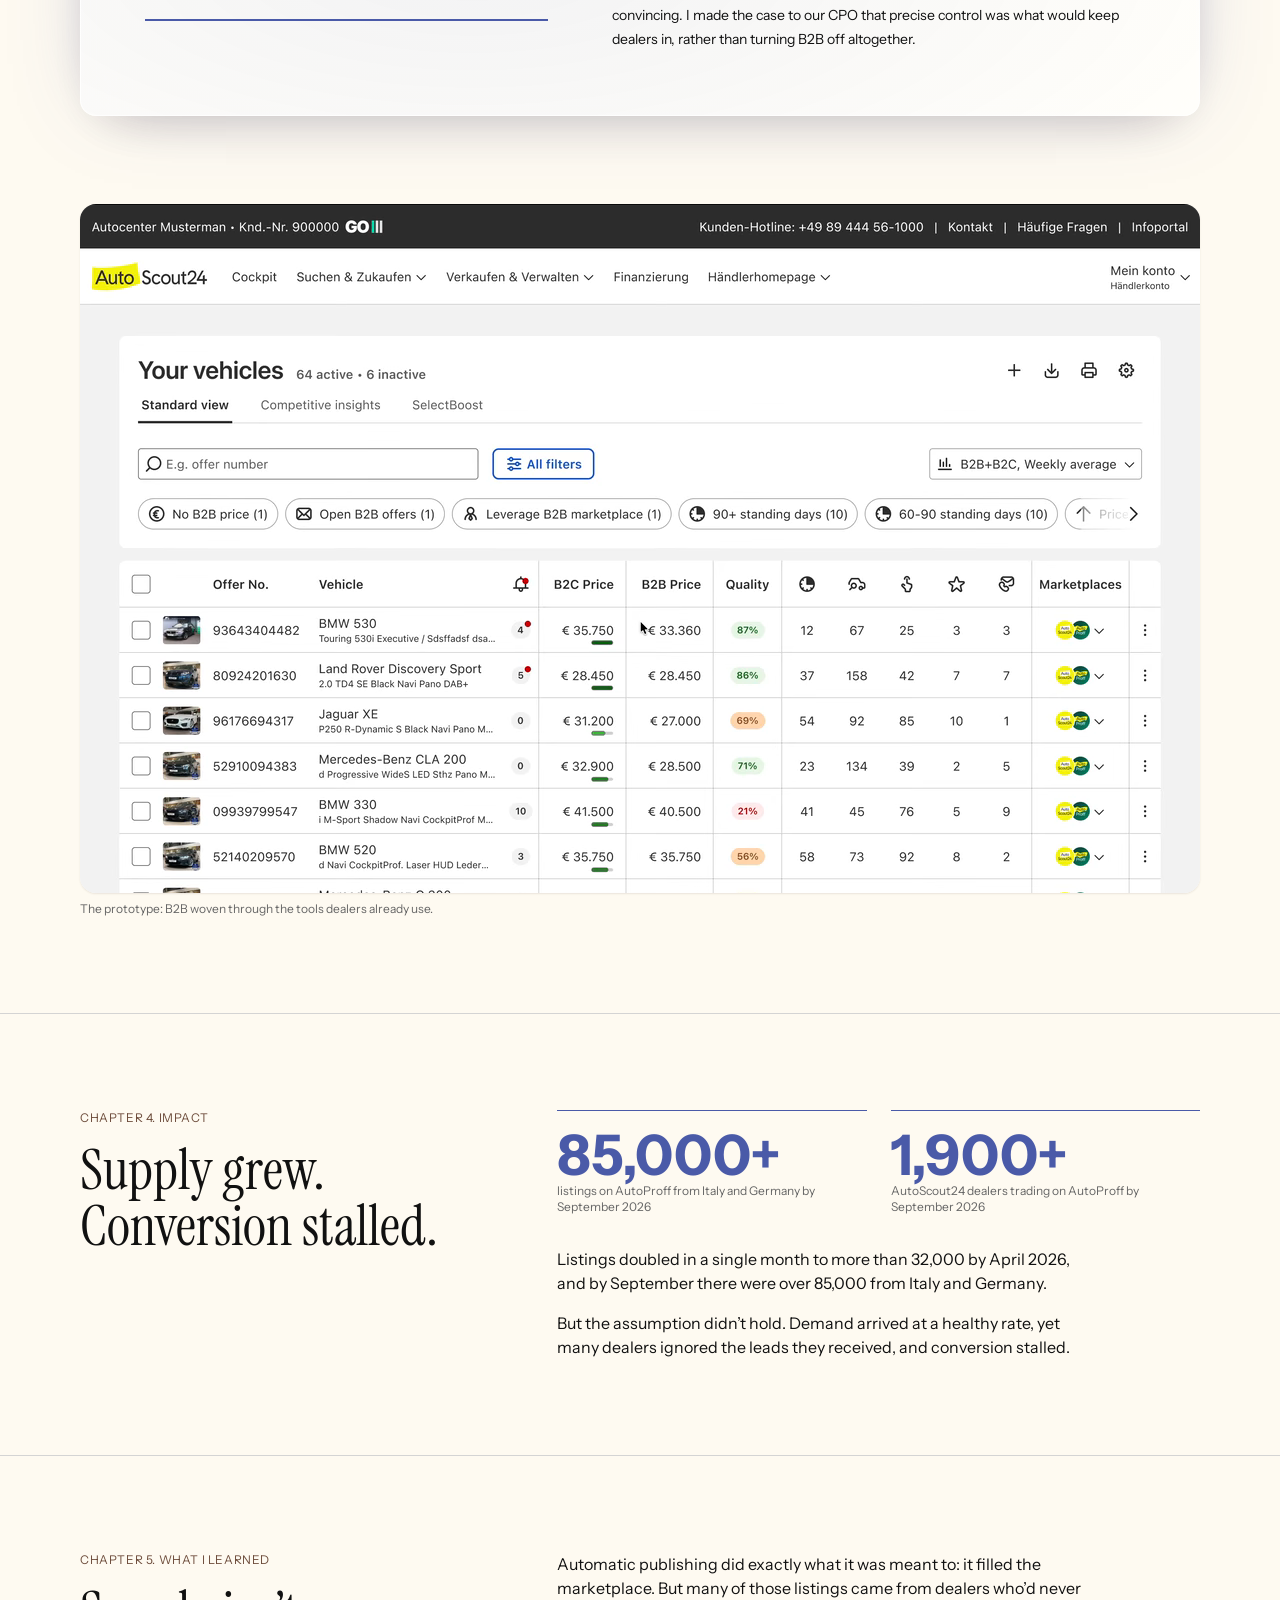
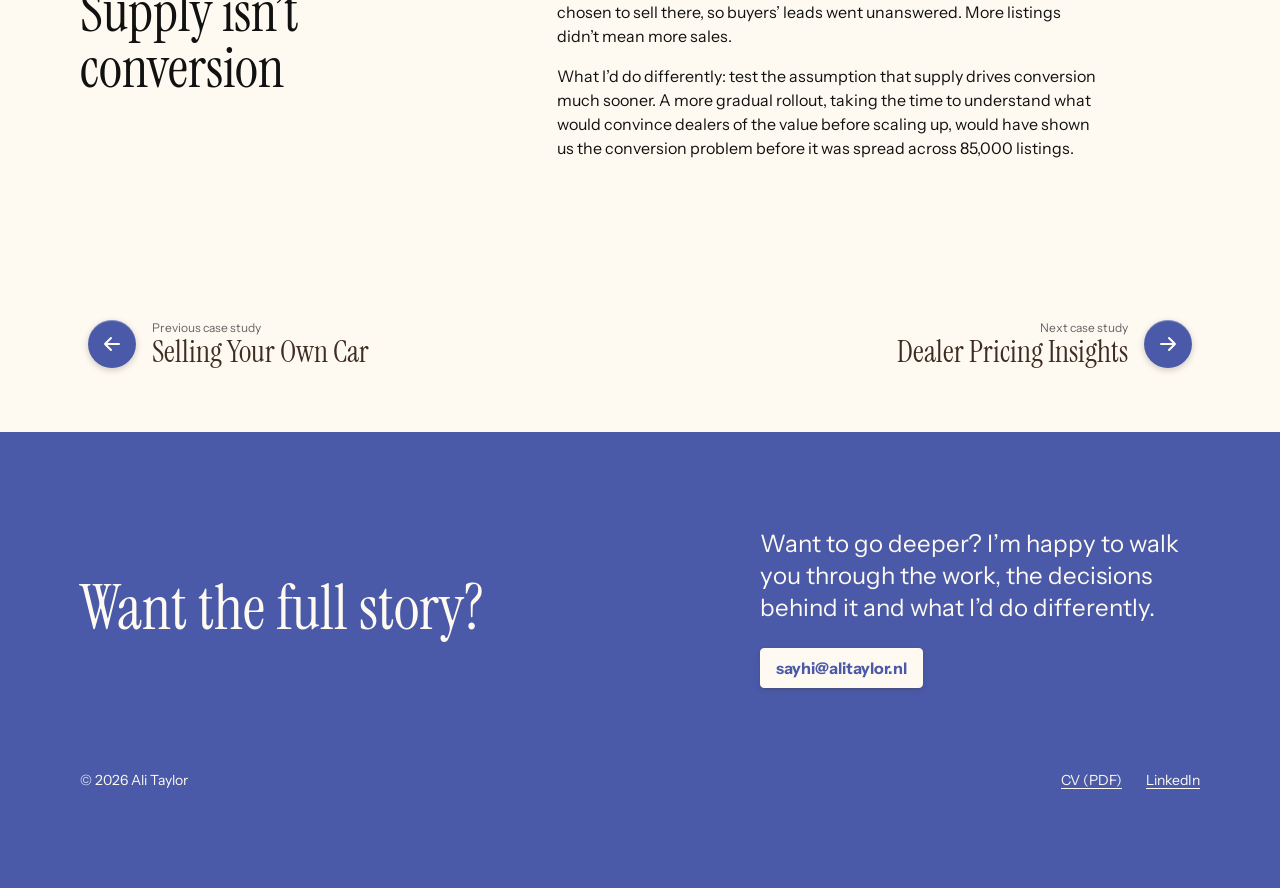
<file: draft/work/cross-border/index.html>
<!doctype html>
<html lang="en-GB">
<head>
<meta charset="utf-8">
<meta name="robots" content="noindex">
<title>Moved · Ali Taylor</title>
<link rel="canonical" href="https://alitaylor.nl/work/cross-border/">
<meta http-equiv="refresh" content="0; url=/work/cross-border/">
<script>location.replace('/work/cross-border/' + location.hash);</script>
</head>
<body>
<p>This page has moved to <a href="/work/cross-border/">alitaylor.nl/work/cross-border/</a>.</p>
</body>
</html>
</file>
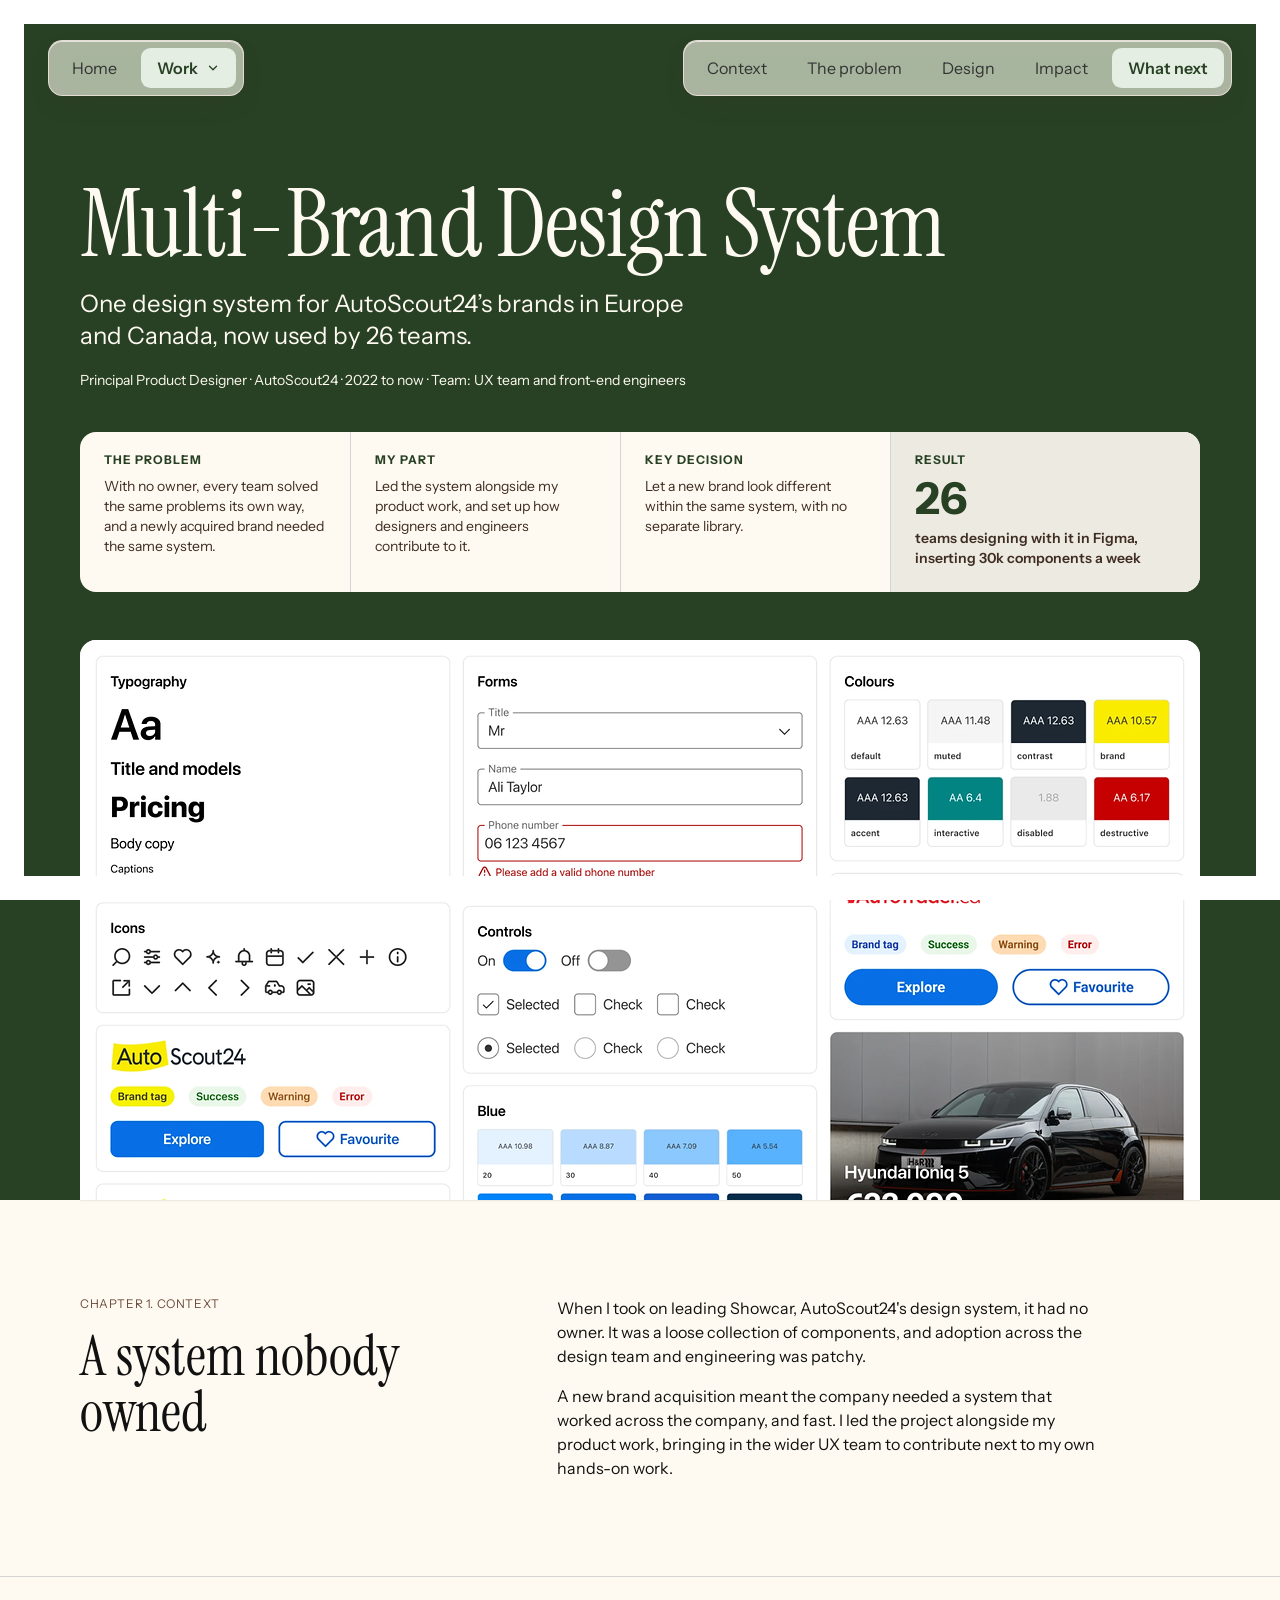
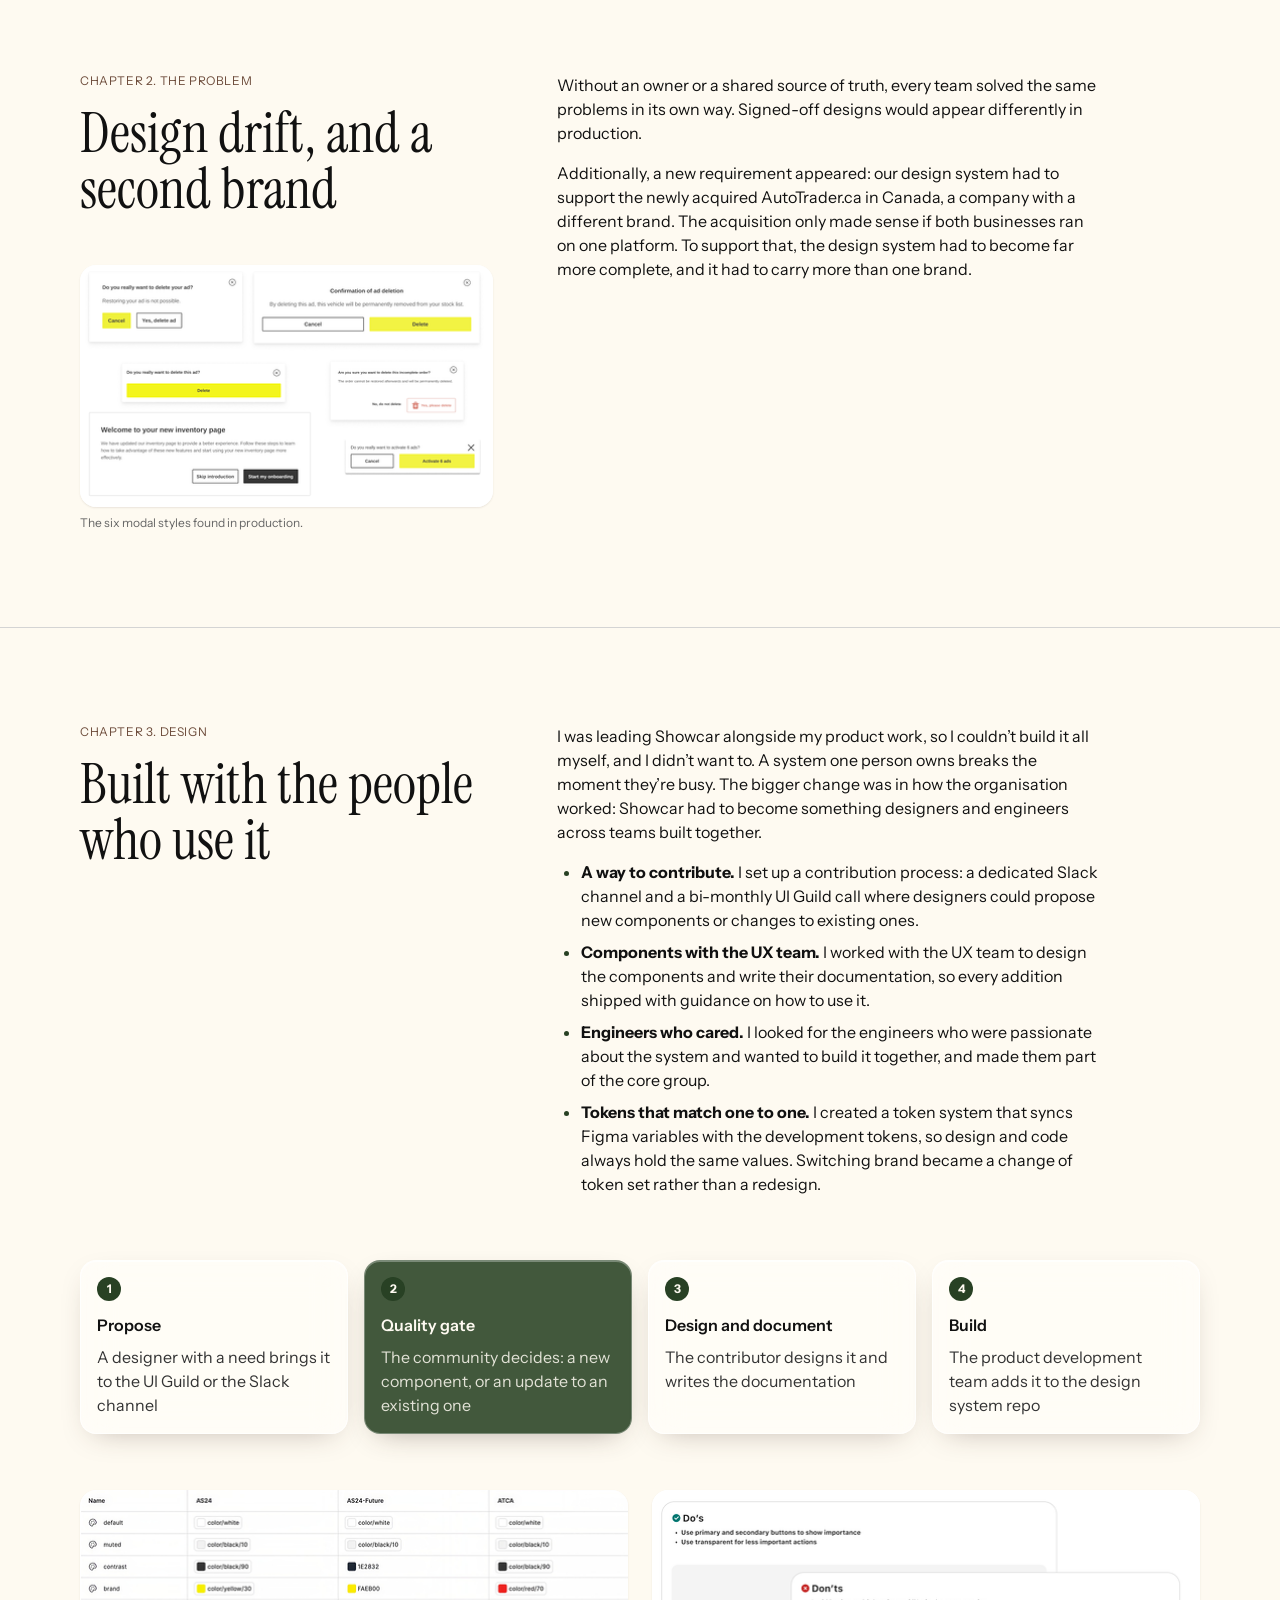
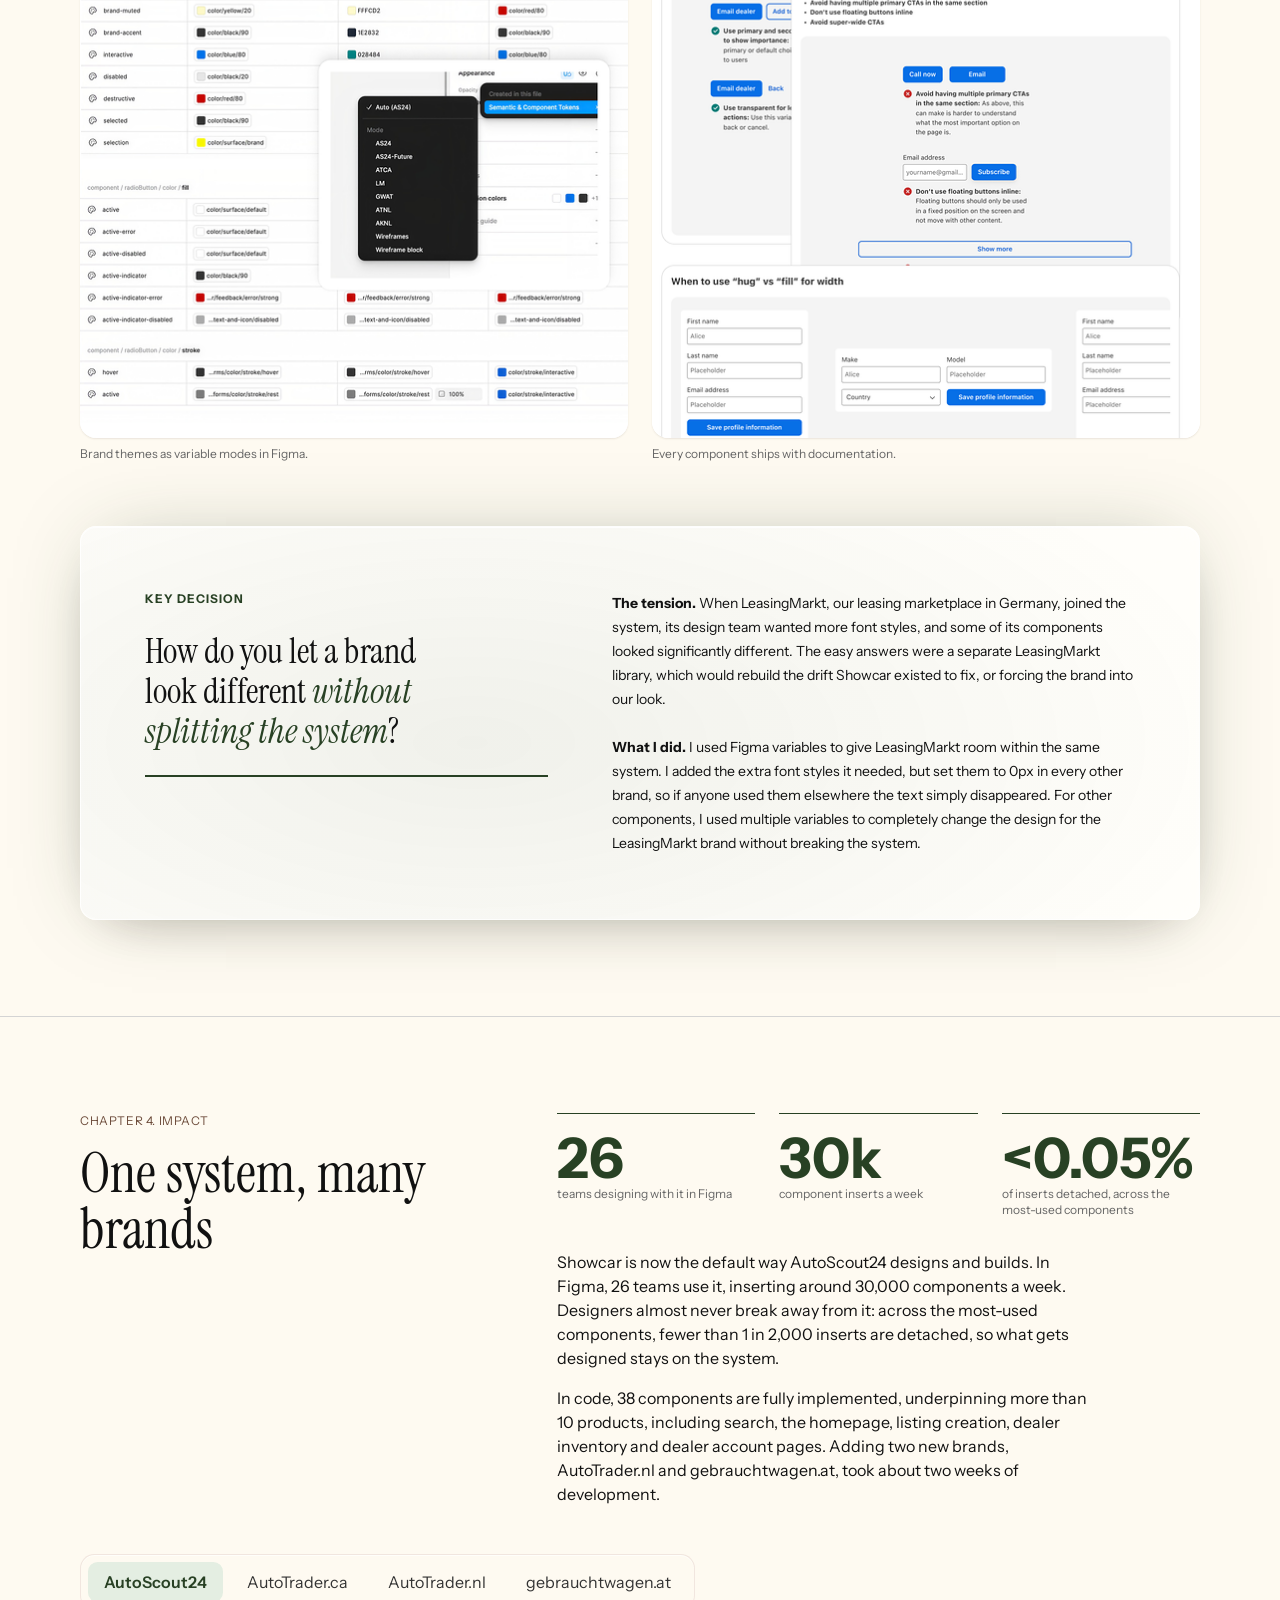
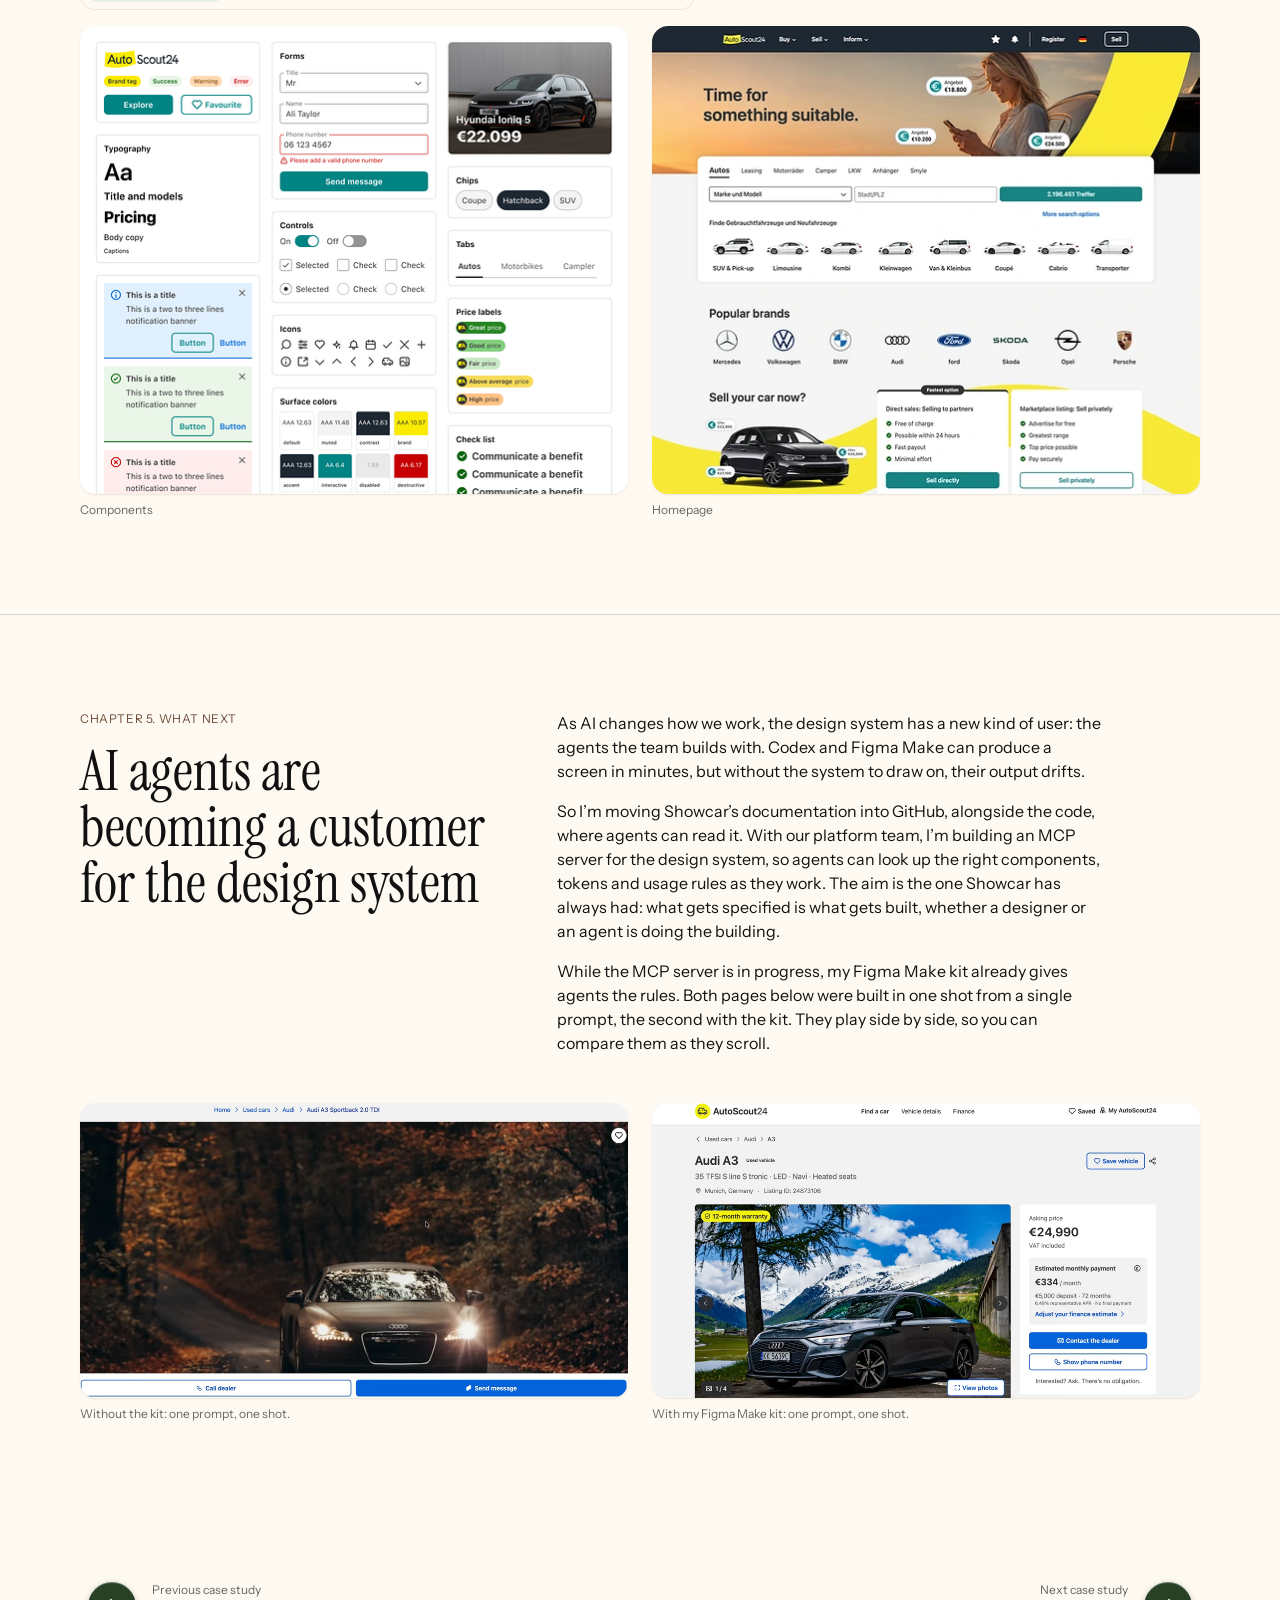
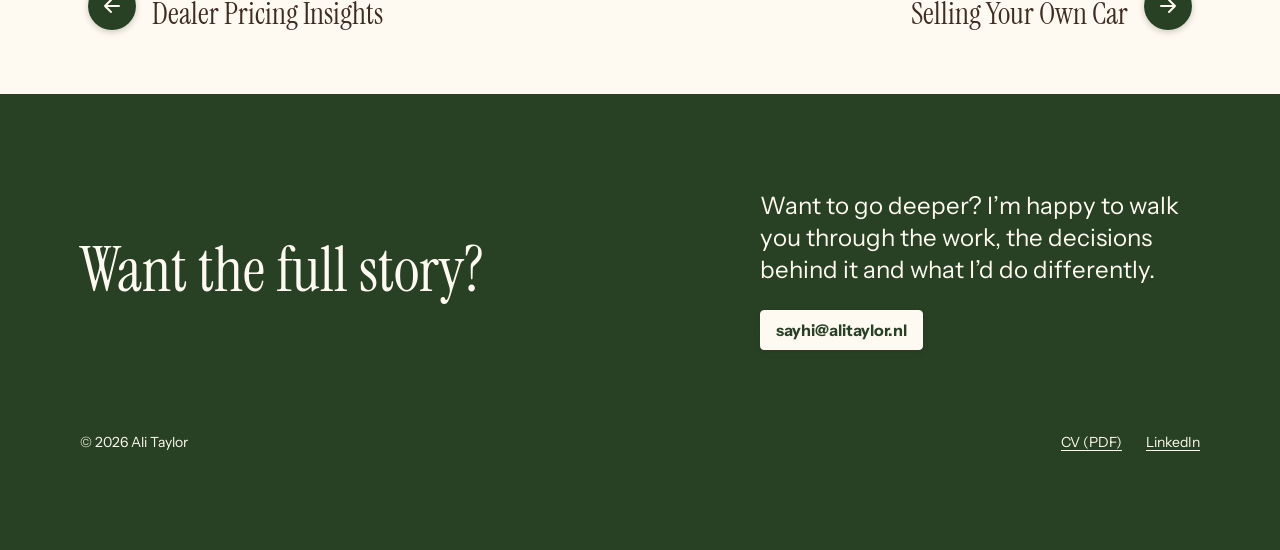
<file: draft/work/showcar/index.html>
<!doctype html>
<html lang="en-GB">
<head>
<meta charset="utf-8">
<meta name="robots" content="noindex">
<title>Moved · Ali Taylor</title>
<link rel="canonical" href="https://alitaylor.nl/work/showcar/">
<meta http-equiv="refresh" content="0; url=/work/showcar/">
<script>location.replace('/work/showcar/' + location.hash);</script>
</head>
<body>
<p>This page has moved to <a href="/work/showcar/">alitaylor.nl/work/showcar/</a>.</p>
</body>
</html>
</file>
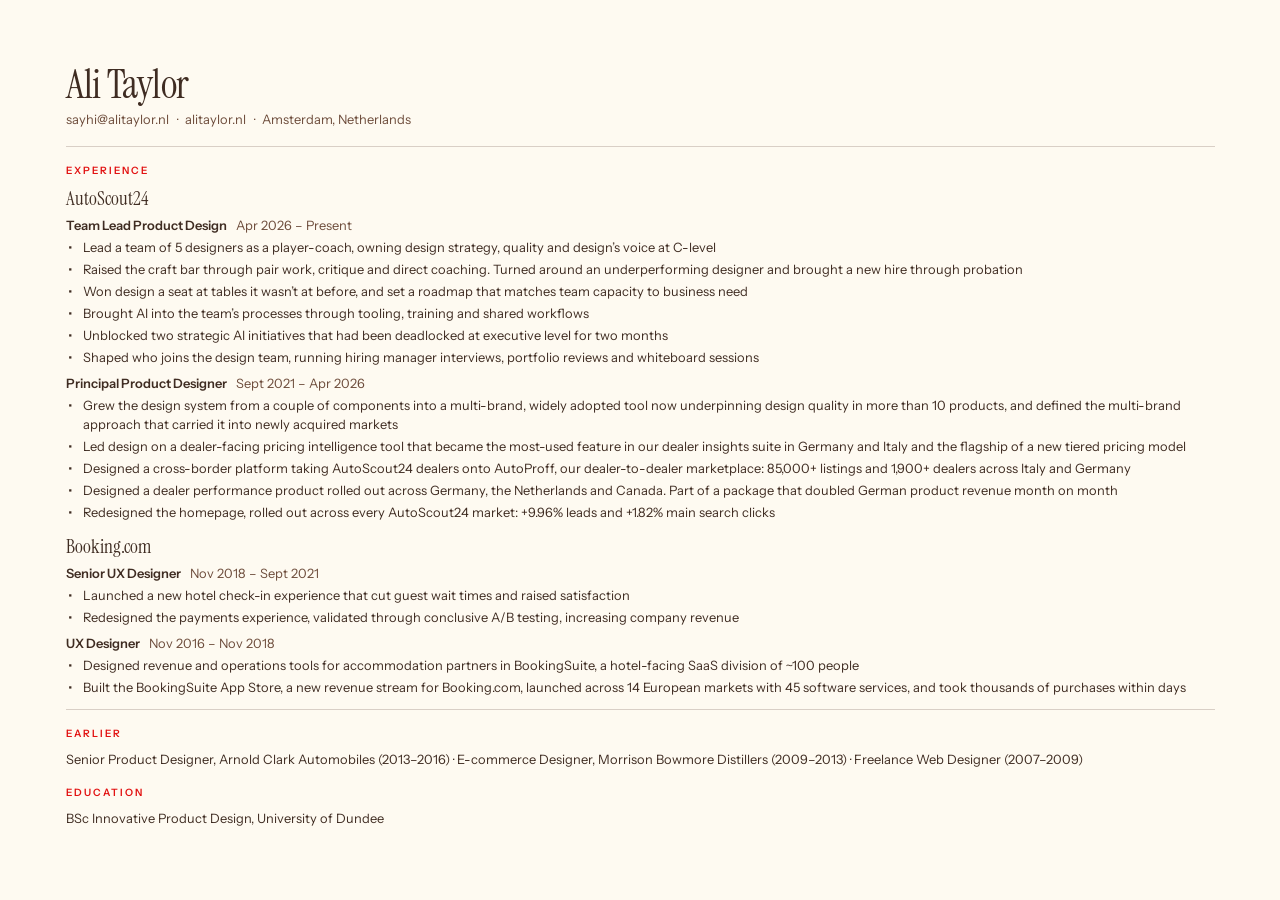
<file: tools/cv/cv.html>
<!DOCTYPE html>
<html lang="en">
<head>
<meta charset="utf-8">
<meta name="robots" content="noindex">
<title>Ali Taylor CV</title>
<!--
  Source for assets/docs/Ali-Taylor-CV.pdf. Edit here, then from the repo root:
  google-chrome --headless --no-pdf-header-footer --print-to-pdf=assets/docs/Ali-Taylor-CV.pdf tools/cv/cv.html
-->
<style>
  @font-face { font-family: "Instrument Sans"; font-weight: 400; src: url(fonts/instrument-sans-latin-400-normal.woff2) format("woff2"); }
  @font-face { font-family: "Instrument Sans"; font-weight: 600; src: url(fonts/instrument-sans-latin-600-normal.woff2) format("woff2"); }
  @font-face { font-family: "Instrument Serif"; font-weight: 400; src: url(fonts/instrument-serif-latin-400-normal.woff2) format("woff2"); }

  @page { size: A4; margin: 0; }
  :root { --fg: #3f2c22; --muted: #6d4c3b; --accent: #e21212; --line: #d9cfc6; --bg: #fefaf1; }
  html { background: var(--bg); -webkit-print-color-adjust: exact; print-color-adjust: exact; }
  body {
    margin: 0; padding: 46pt 48.75pt 0 49.5pt;
    font-family: "Instrument Sans", sans-serif; font-size: 9.66pt; line-height: 14.25pt; color: var(--fg);
    text-wrap: pretty;
  }
  h1, h2, h3, p, ul { margin: 0; }

  h1 { font-family: "Instrument Serif", serif; font-weight: 400; font-size: 29.9pt; line-height: 36pt; letter-spacing: -0.01em; }
  .contact { color: var(--muted); margin-top: 0.75pt; }
  .contact span + span::before { content: "·"; margin: 0 5.7pt; }

  section { border-top: 0.75pt solid var(--line); margin-top: 12.75pt; padding-top: 12pt; }
  section + section { margin-top: 9pt; }
  section + section.plain { border-top: 0; margin-top: 0; padding-top: 12pt; }
  h2 { font-size: 7.59pt; line-height: 12pt; font-weight: 600; letter-spacing: 0.2em; text-transform: uppercase; color: var(--accent); }

  h3 { font-family: "Instrument Serif", serif; font-weight: 400; font-size: 14.37pt; line-height: 18pt; margin-top: 6pt; }
  .job + .job h3 { margin-top: 9.75pt; }
  h3 + .role { margin-top: 3.75pt; }
  .role { margin-top: 1.5pt; }
  .role b { font-weight: 600; }
  .role span { color: var(--muted); margin-left: 6.9pt; }
  ul { list-style: none; padding: 0; margin-top: 2.25pt; }
  li { position: relative; padding-left: 12.6pt; }
  li + li { margin-top: 2.25pt; }
  li::before { content: "•"; position: absolute; left: 1.7pt; top: 0.75pt; font-size: 11.11pt; }
  ul + .role { margin-top: 5.25pt; }
  .text { margin-top: 6pt; }
</style>
</head>
<body>
  <h1>Ali Taylor</h1>
  <p class="contact"><span>sayhi@alitaylor.nl</span><span>alitaylor.nl</span><span>Amsterdam, Netherlands</span></p>

  <section>
    <h2>Experience</h2>

    <div class="job">
      <h3>AutoScout24</h3>
      <p class="role"><b>Team Lead Product Design</b><span>Apr 2026 – Present</span></p>
      <ul>
        <li>Lead a team of 5 designers as a player-coach, owning design strategy, quality and design’s voice at C-level</li>
        <li>Raised the craft bar through pair work, critique and direct coaching. Turned around an underperforming designer and brought a new hire through probation</li>
        <li>Won design a seat at tables it wasn’t at before, and set a roadmap that matches team capacity to business need</li>
        <li>Brought AI into the team’s processes through tooling, training and shared workflows</li>
        <li>Unblocked two strategic AI initiatives that had been deadlocked at executive level for two months</li>
        <li>Shaped who joins the design team, running hiring manager interviews, portfolio reviews and whiteboard sessions</li>
      </ul>
      <p class="role"><b>Principal Product Designer</b><span>Sept 2021 – Apr 2026</span></p>
      <ul>
        <li>Grew the design system from a couple of components into a multi-brand, widely adopted tool now underpinning design quality in more than 10 products, and defined the multi-brand approach that carried it into newly acquired markets</li>
        <li>Led design on a dealer-facing pricing intelligence tool that became the most-used feature in our dealer insights suite in Germany and Italy and the flagship of a new tiered pricing model</li>
        <li>Designed a cross-border platform taking AutoScout24 dealers onto AutoProff, our dealer-to-dealer marketplace: 85,000+ listings and 1,900+ dealers across Italy and Germany</li>
        <li>Designed a dealer performance product rolled out across Germany, the Netherlands and Canada. Part of a package that doubled German product revenue month on month</li>
        <li>Redesigned the homepage, rolled out across every AutoScout24 market: +9.96% leads and +1.82% main search clicks</li>
      </ul>
    </div>

    <div class="job">
      <h3>Booking.com</h3>
      <p class="role"><b>Senior UX Designer</b><span>Nov 2018 – Sept 2021</span></p>
      <ul>
        <li>Launched a new hotel check-in experience that cut guest wait times and raised satisfaction</li>
        <li>Redesigned the payments experience, validated through conclusive A/B testing, increasing company revenue</li>
      </ul>
      <p class="role"><b>UX Designer</b><span>Nov 2016 – Nov 2018</span></p>
      <ul>
        <li>Designed revenue and operations tools for accommodation partners in BookingSuite, a hotel-facing SaaS division of ~100 people</li>
        <li>Built the BookingSuite App Store, a new revenue stream for Booking.com, launched across 14 European markets with 45 software services, and took thousands of purchases within days</li>
      </ul>
    </div>
  </section>

  <section>
    <h2>Earlier</h2>
    <p class="text">Senior Product Designer, Arnold Clark Automobiles (2013–2016) · E-commerce Designer, Morrison Bowmore Distillers (2009–2013) · Freelance Web Designer (2007–2009)</p>
  </section>

  <section class="plain">
    <h2>Education</h2>
    <p class="text">BSc Innovative Product Design, University of Dundee</p>
  </section>
</body>
</html>
</file>
<file: assets/css/site.css>
/* ==========================================================================
   Ali Taylor — portfolio
   WIREFRAME STYLESHEET
   Layout, spacing and responsive behaviour only. No brand styling.
   Replace the tokens below (and the font stacks) to apply a visual style.
   ========================================================================== */

:root {
  /* Palette, from the Portfolio 2024 Figma file (colour variables).
     Not used directly yet: map them onto the role tokens below. */
  --chocolate-40: #efe2db;
  --chocolate-80: #6d4c3b;
  --chocolate-100: #3f2c22;
  --strawberry-20: #fff0f4;
  --strawberry-40: #ffd3e0;
  --strawberry-80: #e21212;
  --vanilla-20: #fefaf1;
  --vanilla-40: #fdeec7;
  --blueberry-80: #4a5aa8;
  --mint-100: #284124;
  --mint-40: #c2dbbd;
  --mint-20: #e4eee2;

  /* Role tokens. Every colour on the site comes from these. */
  --bg: var(--vanilla-20); /* page */
  --fg: var(--chocolate-100);   /* text, borders */
  --muted: var(--chocolate-80); /* secondary text */
  --line: #d4d4d4;      /* dividers, light borders */
  --fill: #f2f2f2;      /* boxes, cards, panels */
  --fill-strong: #dcdcdc; /* emphasised boxes (current step, CTA areas) */

  /* Project tones. Each case study is themed by its tone (see "Project themes" at the end). */
  --tone-1: var(--mint-100);       /* Multi-Brand Design System */
  --tone-2: var(--strawberry-80);  /* Dealer Pricing Insights */
  --tone-3: var(--blueberry-80);   /* Selling Cars Across Europe */
  --tone-4: var(--chocolate-80);   /* Selling Your Own Car */

  /* Type. Instrument Serif for display headings and case study titles; Instrument Sans for everything else.
     Loaded from Google Fonts in each page's <head>. */
  --serif: "Instrument Serif", Georgia, "Times New Roman", serif;
  --sans: "Instrument Sans", system-ui, -apple-system, "Segoe UI", Roboto, Helvetica, Arial, sans-serif;
  --mono: ui-monospace, "SFMono-Regular", Menlo, Consolas, monospace; /* components page only, for class names */

  --measure: 34rem;
  --gutter: round(clamp(1rem, 4vw, 3rem), 8px);
  --wide: 76rem;
  --radius: 4px;
  --radius-lg: 16px;                /* images and large surfaces: cards, callouts, diagrams */
  --frame: 24px;                    /* white frame around the viewport (desktop only, see below) */
  /* line icons, drawn as masks so they take the text colour and look the same on every device */
  --icon-arrow: url("data:image/svg+xml,%3Csvg xmlns='http://www.w3.org/2000/svg' viewBox='0 0 24 24' fill='none' stroke='%23000' stroke-width='2' stroke-linecap='round' stroke-linejoin='round'%3E%3Cpath d='M5 12h14M13 6l6 6-6 6'/%3E%3C/svg%3E");
  --icon-chevron: url("data:image/svg+xml,%3Csvg xmlns='http://www.w3.org/2000/svg' viewBox='0 0 24 24' fill='none' stroke='%23000' stroke-width='2.25' stroke-linecap='round' stroke-linejoin='round'%3E%3Cpath d='M6 9l6 6 6-6'/%3E%3C/svg%3E");
  /* Depth for clickable things, mixed from Chocolate 100 */
  --shadow-sm: 0 1px 2px color-mix(in srgb, var(--chocolate-100) 20%, transparent), 0 3px 8px -3px color-mix(in srgb, var(--chocolate-100) 22%, transparent);
  --shadow-img: 0 1px 2px color-mix(in srgb, var(--chocolate-100) 10%, transparent);
  --shadow-md: 0 2px 4px color-mix(in srgb, var(--chocolate-100) 18%, transparent), 0 10px 22px -10px color-mix(in srgb, var(--chocolate-100) 35%, transparent);
  --nav-space: 5rem;                /* clearance under the sticky glass bar for #section jumps */
  --header-flow: 4rem;              /* height the glass nav takes up at the top of the page: 8px + a 56px pill */
}

*, *::before, *::after { box-sizing: border-box; }

html { -webkit-text-size-adjust: 100%; scroll-behavior: smooth; }
@media (prefers-reduced-motion: reduce) { html { scroll-behavior: auto; } }

body {
  margin: 0;
  background: var(--bg);
  color: var(--fg);
  font-family: var(--sans);
  font-size: 1rem;
  line-height: 1.5rem;
}

img { max-width: 100%; display: block; }

/* White frame around the whole viewport, drawn over the page */
body::after {
  content: ""; position: fixed; inset: 0; z-index: 40; pointer-events: none;
  border: var(--frame) solid #ffffff;
}
@media (max-width: 64rem) { :root { --frame: 0px; } body::after { display: none; } } /* below desktop (phones and tablets, up to 1024px): no frame */

a { color: inherit; text-underline-offset: 0.18em; }

:focus-visible { outline: 2px solid var(--fg); outline-offset: 3px; }
/* on dark or coloured surfaces the ring turns cream so it stays visible (3:1 or more) */
:is(.cs-hero, .contact) :focus-visible { outline-color: var(--on-project, var(--bg)); }

.skip {
  position: absolute; left: -999px; top: 0.5rem; z-index: 50;
  background: var(--fg); color: var(--bg); padding: 0.5rem 1rem;
}
.skip:focus { left: 0.5rem; }

.wrap { max-width: var(--wide); margin: 0 auto; padding: 0 var(--gutter); }

/* ---------- Type scale ---------- */

h1, h2, h3 { font-family: var(--sans); font-weight: 700; line-height: 1.1; line-height: round(1.1em, 8px); margin: 0; }
.display { font-family: var(--serif); font-weight: 400; letter-spacing: -0.01em; line-height: 1; line-height: round(up, 1em, 8px); font-size: clamp(2.8rem, 1.6rem + 5.4vw, 6rem); }
/* h2 and h3 use the display serif (single regular weight, sized up a touch as it runs narrow) */
h2, .h2, h3, .h3 { font-family: var(--serif); font-weight: 400; line-height: 1.05; line-height: round(1.05em, 8px); }
h2, .h2  { font-size: clamp(2.1rem, 1.6rem + 2.4vw, 3.6rem); }
h3, .h3  { font-size: clamp(1.45rem, 1.25rem + 0.8vw, 1.9rem); line-height: 1.1; line-height: round(1.1em, 8px); }

p { margin: 0 0 1em; max-width: var(--measure); }
.lede { font-size: 1.5rem; line-height: 2rem; max-width: 36rem; }

.typed { font-family: var(--sans); font-size: 0.75rem; line-height: 1rem; }

/* ---------- Glass nav bar: site nav on the left, in-page (chapter) nav on the right ---------- */

.site-header {
  position: sticky; top: calc(var(--frame) + 0.5rem); z-index: 20;
  padding: 0.5rem var(--gutter) 0;
  pointer-events: none; /* only the bar itself is clickable */
}
/* The bar only lays out two separate glass pills: site nav (left) and chapters (right) */
.bar {
  max-width: var(--wide); margin: 0 auto;
  display: flex; flex-wrap: wrap; align-items: flex-start; justify-content: space-between; gap: 0.5rem 1rem;
}
.bar > .nav, .bar > .chapters {
  pointer-events: auto;
  padding: calc(0.5rem - 1px); /* the 1px border makes up the rest: 56px tall */
  border-radius: 0.9rem;
  background: color-mix(in srgb, var(--vanilla-20) 62%, transparent);
  -webkit-backdrop-filter: blur(16px) saturate(1.6);
  backdrop-filter: blur(16px) saturate(1.6);
  border: 1px solid color-mix(in srgb, var(--chocolate-40) 85%, transparent);
  box-shadow:
    inset 0 1px 0 rgba(255, 255, 255, 0.65),
    0 10px 30px -14px color-mix(in srgb, var(--chocolate-100) 35%, transparent);
}
@supports not ((backdrop-filter: blur(1px)) or (-webkit-backdrop-filter: blur(1px))) {
  .bar > .nav, .bar > .chapters { background: color-mix(in srgb, var(--vanilla-20) 94%, transparent); }
}

.nav, .chapters ol { display: flex; align-items: center; gap: 0.5rem; }
.nav a, .nav summary, .chapters a {
  display: block; white-space: nowrap; cursor: pointer;
  font-size: 1rem; line-height: 1.5rem; color: var(--chocolate-100); text-decoration: none;
  padding: 0.5rem 1rem; border-radius: 0.6rem;
  transition: background-color 0.15s, color 0.15s;
}
.nav a:hover, .nav summary:hover, .chapters a:hover { background: color-mix(in srgb, var(--chocolate-40) 90%, transparent); } /* same tint as the selected state */
.nav a[aria-current="page"], .work-menu.current summary { background: color-mix(in srgb, var(--chocolate-40) 90%, transparent); font-weight: 600; }

.chapters { min-width: 0; }
.chapters ol { list-style: none; margin: 0; padding: 0; overflow-x: auto; scrollbar-width: none; }
.chapters ol::-webkit-scrollbar { display: none; }
.chapters a { color: var(--chocolate-80); }
.chapters a.active { background: var(--project-tint, var(--fill)); color: var(--project-ink, var(--project, var(--fg))); font-weight: 600; }

@media (max-width: 52rem) {
  :root { --nav-space: 9rem; --header-flow: 8rem; } /* two pills stacked here: 8 + 56 + 8 + 56 */
  /* the chapters pill drops below the site nav, full width, and scrolls sideways */
  .bar > .chapters { flex: 1 1 100%; }
}
/* the next-chapter arrow only exists on phones */
.chapters .chapter-next { display: none; }
@media (max-width: 40rem) {
  /* phones: one pill on the same row as Home/Work, showing the current chapter and an arrow to the next */
  :root { --nav-space: 5rem; --header-flow: 4rem; }
  .bar { flex-wrap: nowrap; }
  .bar > .chapters { flex: 1 1 auto; display: flex; align-items: center; justify-content: space-between; gap: 0.5rem; }
  .chapters ol { overflow: visible; min-width: 0; }
  .chapters li:not(.is-current) { display: none; }
  .chapters li.is-current a { overflow: hidden; text-overflow: ellipsis; }
  .chapters .chapter-next {
    display: grid; place-items: center; flex: none; width: 2.5rem; height: 2.5rem; padding: 0; border-radius: 0.6rem;
    font-size: 1rem; text-decoration: none;
    background: var(--project-tint, var(--fill)); color: var(--project-ink, var(--project, var(--fg)));
  line-height: 1.5rem;
}
  .chapters .chapter-next[hidden] { display: none; }
  .chapters .chapter-next .icon-arrow { transform: rotate(90deg); } /* points down the page */
}

.work-menu { position: relative; }
/* the blurred pills each form their own stack, so lift the site nav above the chapters pill, or its open menu slides under the chapters where they stack on smaller screens */
.bar > .nav { position: relative; z-index: 1; }
.work-menu summary { list-style: none; display: flex; align-items: center; gap: 0.5rem; }
.work-menu summary::-webkit-details-marker { display: none; }
.work-menu summary::after {
  content: ""; width: 0.9em; height: 0.9em; background: currentColor; transition: transform 0.2s ease;
  -webkit-mask: var(--icon-chevron) center / contain no-repeat; mask: var(--icon-chevron) center / contain no-repeat;
}
.work-menu[open] summary::after { transform: rotate(180deg); }
.work-menu ul {
  position: absolute; left: 0; top: calc(100% + 0.5rem); z-index: 2;
  list-style: none; margin: 0; padding: calc(0.5rem - 1px); /* plus the 1px border */
  width: max-content; max-width: calc(100vw - 2rem);
  border-radius: 0.9rem;
  background: color-mix(in srgb, var(--vanilla-20) 95%, transparent);
  -webkit-backdrop-filter: blur(16px) saturate(1.6);
  backdrop-filter: blur(16px) saturate(1.6);
  border: 1px solid color-mix(in srgb, var(--chocolate-40) 85%, transparent);
  box-shadow: inset 0 1px 0 rgba(255, 255, 255, 0.65), 0 10px 30px -14px color-mix(in srgb, var(--chocolate-100) 35%, transparent);
}
.work-menu li a {
  display: block;
  font-size: 1rem; padding: 0.5rem 1rem;
  line-height: 1.5rem;
}
.work-menu li a[aria-current="page"] { background: color-mix(in srgb, var(--chocolate-40) 90%, transparent); font-weight: 600; }
.work-menu li a:hover { background: color-mix(in srgb, var(--chocolate-40) 90%, transparent); }

.btn {
  display: inline-flex; align-items: center; gap: 0.5rem;
  font: inherit; font-size: 1rem; font-weight: 700; line-height: 1.5rem;
  background: var(--chocolate-80); color: var(--bg);
  border: 1px solid var(--chocolate-80); border-radius: var(--radius);
  padding: calc(0.5rem - 1px) calc(1rem - 1px); text-decoration: none; /* 40px tall with the border */
  box-shadow: inset 0 1px 0 rgba(255, 255, 255, 0.18), var(--shadow-sm);
  transition: transform 0.15s ease, box-shadow 0.15s ease;
}
.btn:hover { transform: translateY(-1px); box-shadow: inset 0 1px 0 rgba(255, 255, 255, 0.18), var(--shadow-md); }
.btn:active { transform: translateY(1px); box-shadow: inset 0 1px 2px rgba(0, 0, 0, 0.2); }
.btn.small { padding: 0.5rem 1rem; }
.btn.ghost { background: var(--bg); color: var(--fg); }


/* ---------- Info card (key/value panel) ---------- */

.card {
  --margin: 4rem;
  position: relative;
  background: var(--fill);
  border: 1px solid var(--fg);
  border-radius: var(--radius-lg);
  padding: 1.5rem 1.5rem 1.5rem;
}
.card .card-top {
  display: flex; justify-content: space-between; gap: 1rem;
  font-family: var(--sans); font-size: 0.75rem; color: var(--muted);
  padding-bottom: 0.5rem; margin-bottom: 0.5rem; border-bottom: 1px solid var(--line);
  line-height: 1rem;
}
.card dl { margin: 0; font-size: 1rem; line-height: 1.5rem; }
.card dl div { display: grid; grid-template-columns: calc(var(--margin) - 0.5rem) 1fr; gap: 1rem; }
.card dt { color: var(--muted); }
.card dd { margin: 0; }

/* Label badge (was a rubber stamp) */
.stamp {
  position: absolute;
  font-family: var(--sans); font-size: 0.75rem; line-height: 1rem; text-align: center;
  color: var(--muted); border: 1px dashed var(--muted); border-radius: var(--radius);
  padding: 0.5rem 0.5rem; background: var(--bg);
}

/* ---------- Hero ---------- */

.hero { padding: round(clamp(3rem, 8vw, 6rem), 8px) 0 round(clamp(3rem, 7vw, 5rem), 8px); }
.hero .wrap {
  display: grid; gap: round(clamp(2.5rem, 5vw, 4rem), 8px);
  grid-template-columns: minmax(0, 1.35fr) minmax(0, 1fr);
  align-items: center;
}
.hero h1 { margin-bottom: 1.5rem; }
.hero .lede { margin-bottom: 2rem; }
.hero-actions { display: flex; flex-wrap: wrap; gap: 1rem; align-items: center; }
.hero-actions .textlink { font-size: 1rem; line-height: 1.5rem; }
.textlink { color: var(--chocolate-80); }
.hero .card { max-width: 26rem; justify-self: end; width: 100%; padding-bottom: 4rem; --margin: 5rem; }
.hero .stamp { right: 1rem; bottom: 1rem; }
.portrait-wrap { position: relative; justify-self: end; width: 100%; max-width: 28rem; }
.portrait {
  display: block; width: 100%; height: auto; aspect-ratio: 1;
  object-fit: cover; border-radius: 50%; transform: rotate(3deg);
}
.roundel.portrait-stamp {
  position: absolute; left: -4rem; bottom: -2rem; width: round(clamp(9.5rem, 14vw, 11.5rem), 8px);
  background: var(--bg); border-radius: 50%; transform: rotate(-8deg);
}
@media (max-width: 56rem) {
  .portrait-wrap { justify-self: center; max-width: min(80vw, 22rem); }
  .roundel.portrait-stamp { left: -3rem; bottom: -2rem; }
}
@media (max-width: 40rem) {
  /* phones: a small portrait beside the headline. The text column dissolves
     (display: contents) so the headline and portrait can share a row. */
  .hero .wrap:has(> .portrait-wrap) {
    grid-template-columns: minmax(0, 1fr) auto; column-gap: 1rem; row-gap: 0; align-items: center;
    grid-template-areas: "label label" "title pic" "lede lede" "actions actions";
  }
  .hero .wrap:has(> .portrait-wrap) > div:first-child { display: contents; }
  .hero .wrap:has(> .portrait-wrap) .chapter-label { grid-area: label; }
  .hero .wrap:has(> .portrait-wrap) h1 { grid-area: title; }
  .hero .wrap:has(> .portrait-wrap) .lede { grid-area: lede; }
  .hero .wrap:has(> .portrait-wrap) .hero-actions { grid-area: actions; }
  .portrait-wrap { grid-area: pic; width: 7.5rem; max-width: none; justify-self: end; margin-bottom: 3rem; }
  .roundel.portrait-stamp { left: -1.5rem; bottom: -2.5rem; width: 5rem; } /* below-left of the photo, clear of the dog */
}
/* 404: the dog cut-out takes the portrait's place, with the same stamp */
.lost-dog { position: relative; justify-self: end; width: 100%; max-width: 22rem; }
.lost-dog img { display: block; width: 100%; height: auto; }
.lost .roundel-main.big { font-size: 46px; letter-spacing: 0.02em; }
.lost-dog .portrait-stamp { left: -5.5rem; bottom: -1.5rem; }
@media (max-width: 56rem) {
  .lost-dog { justify-self: center; max-width: min(70vw, 18rem); }
  .lost-dog .portrait-stamp { left: -2.5rem; bottom: -2rem; }
}
@media (prefers-reduced-motion: no-preference) {
  .portrait-stamp { animation: stamp-in 0.45s cubic-bezier(0.3, 1.5, 0.5, 1) 0.3s backwards; }
}
.hero.solo .wrap { grid-template-columns: 1fr; }
.hero.solo h1 { max-width: 16ch; }

/* ---------- Home: intro (type-led hero with a signature stamp) ---------- */

.intro { padding: round(clamp(2.5rem, 7vw, 5.5rem), 8px) 0 round(clamp(3rem, 6vw, 4.5rem), 8px); }
.intro-grid {
  display: grid; grid-template-columns: minmax(0, 1fr) auto;
  gap: 2rem round(clamp(2rem, 5vw, 5rem), 8px); align-items: center;
}
.intro-kicker { font-size: 1rem; font-weight: 700; letter-spacing: 1px; color: var(--chocolate-80); margin: 0 0 1.5rem; line-height: 1.5rem; }
.intro h1 { font-size: clamp(3.2rem, 1.6rem + 6.6vw, 8rem); line-height: 0.95; line-height: round(up, 0.95em, 8px); max-width: 13ch; margin-bottom: 2rem; }
.intro h1 em, .hero h1 em { font-style: italic; color: var(--chocolate-80); }
.intro .lede { margin-bottom: 2rem; }
.intro .intro-stamp { width: round(clamp(12rem, 24vw, 21rem), 8px); transform: rotate(-8deg); align-self: start; margin-top: round(clamp(2rem, 6vw, 5rem), 8px); }
/* Standalone holding page: the intro alone, filling the screen, footer at the bottom */
body:has(> .home-solo) { min-height: 100vh; min-height: 100dvh; display: flex; flex-direction: column; }
.home-solo { flex: 1; display: flex; flex-direction: column; justify-content: center; }
.intro-facts {
  display: grid; grid-template-columns: repeat(3, minmax(0, 1fr)); gap: 1rem 2rem;
  margin: round(clamp(2.5rem, 6vw, 4rem), 8px) 0 0; padding-block: 1.5rem; border-block: 1px solid var(--chocolate-40);
}
.intro-facts dt { font-size: 0.75rem; font-weight: 700; letter-spacing: 1px; text-transform: uppercase; color: var(--strawberry-80); line-height: 1rem; }
.intro-facts dd { margin: 0.5rem 0 0; color: var(--chocolate-100); }
@media (max-width: 48rem) {
  .intro-grid { grid-template-columns: 1fr; }
  .intro .intro-stamp { grid-row: 1; justify-self: end; width: 7.5rem; margin: 0 0 -1.5rem; }
  .intro-kicker { margin-bottom: 1rem; font-size: 1rem; line-height: 1.5rem; }
  .intro-facts { grid-template-columns: 1fr; gap: 1rem; }
  .intro-facts div { display: grid; grid-template-columns: 5rem 1fr; align-items: baseline; }
  .intro-facts dd { margin: 0; }
}
@media (prefers-reduced-motion: no-preference) {
  .intro-stamp { animation: stamp-in 0.45s cubic-bezier(0.3, 1.5, 0.5, 1) 0.2s backwards; }
  @keyframes stamp-in { from { opacity: 0; transform: scale(1.25) rotate(-8deg); } }
}


@media (max-width: 56rem) {
  .hero .wrap { grid-template-columns: 1fr; }
  .hero .card { justify-self: start; }
}

/* ---------- Section heads ---------- */

.section { padding: round(clamp(3.5rem, 8vw, 6rem), 8px) 0; }
.section-head { display: flex; flex-wrap: wrap; align-items: end; justify-content: space-between; gap: 1rem 2rem; margin-bottom: round(clamp(2rem, 4vw, 3rem), 8px); }
.section-head p { margin: 0; color: var(--muted); max-width: 26rem; }
/* Section labels (e.g. "Selected work") use the chapter-label style */
.section-head h2 { font-family: var(--sans); font-size: 0.75rem; font-weight: 400; line-height: 1rem; color: var(--chocolate-80); text-transform: uppercase; letter-spacing: 0.05em; }
#work .section-head { margin-bottom: 1rem; } /* the small label sits close to the cards it introduces */

/* ---------- Home: case study cards ---------- */

.shelf { display: grid; gap: round(clamp(1.5rem, 3vw, 2rem), 8px); }

.book {
  display: grid; grid-template-columns: minmax(0, 1fr) minmax(0, 1.25fr);
  border-radius: var(--radius-lg); overflow: hidden;
  text-decoration: none; color: var(--fg);
  background: var(--tone, var(--fill));
}
.book { position: relative; box-shadow: var(--shadow-sm); }

/* Hover: the card lifts, the arrow nudges, any cover image zooms */
.icon-arrow {
  display: inline-block; width: 1em; height: 1em; vertical-align: -0.15em; background: currentColor;
  -webkit-mask: var(--icon-arrow) center / contain no-repeat; mask: var(--icon-arrow) center / contain no-repeat;
}
.book-arrow { display: inline-block; }
.book .shot > img { transition: transform 0.5s ease; }
@media (hover: hover) {
  .book { transition: transform 0.25s ease, box-shadow 0.25s ease; }
  .book-arrow { transition: transform 0.25s ease; }
  .book:is(:hover, :focus-visible) { transform: translateY(-4px); box-shadow: 0 18px 32px -16px color-mix(in srgb, var(--project, var(--fg)) 55%, transparent); }
  .book:is(:hover, :focus-visible) .book-arrow { transform: translateX(0.35rem); }
  .book:is(:hover, :focus-visible) .shot > img { transform: scale(1.04); }
}

.book-text { padding: round(clamp(1.5rem, 3vw, 2.5rem), 8px); display: flex; flex-direction: column; gap: 1rem; }
.book-meta { font-family: var(--sans); font-size: 0.75rem; color: var(--muted); line-height: 1rem; }
.book h3 { font-family: var(--serif); font-weight: 400; line-height: 1.05; line-height: round(1.05em, 8px); font-size: clamp(2rem, 1.6rem + 1.8vw, 3.2rem); }
.book p { margin: 0; line-height: 1.5rem; }
.book-cta { margin-top: auto; padding-top: 1rem; font-size: 1rem; font-weight: 600; line-height: 1.5rem; }
.book .shot { border: 0; box-shadow: none; border-radius: 0; min-height: 18rem; aspect-ratio: auto; height: 100%; }
.book .shot:has(> img) { background: transparent; } /* cover images with transparent gaps show the card colour */

@media (max-width: 52rem) {
  .book { grid-template-columns: 1fr; }
  .book .shot { min-height: 14rem; aspect-ratio: 16 / 10; }
}

/* ---------- Image frames with built-in placeholder ---------- */
/* Drop a file at the src path and it covers the placeholder. */

.shot {
  position: relative; overflow: hidden;
  background: var(--fill);
  border: 0; border-radius: var(--radius-lg);
  box-shadow: var(--shadow-img);
  aspect-ratio: 16 / 10;
  margin: 0;
}
.shot.tall { aspect-ratio: 4 / 5; }
.shot.wide { aspect-ratio: 21 / 9; }
.shot.square { aspect-ratio: 1; }
.shot > iframe { position: absolute; inset: 0; width: 100%; height: 100%; border: 0; z-index: 1; }
.shot > img, .shot > video { position: absolute; inset: 0; width: 100%; height: 100%; object-fit: cover; z-index: 1; }
.shot.contain > img { object-fit: contain; }
.shot .todo {
  position: absolute; inset: 0; display: flex; flex-direction: column; justify-content: center; gap: 0.5rem;
  padding: 1.5rem 1.5rem;
  font-family: var(--sans); font-size: 0.75rem; line-height: 1rem; color: var(--muted);
  /* the classic wireframe cross */
  background:
    linear-gradient(to top right, transparent calc(50% - 0.5px), var(--line) calc(50% - 0.5px), var(--line) calc(50% + 0.5px), transparent calc(50% + 0.5px)),
    linear-gradient(to bottom right, transparent calc(50% - 0.5px), var(--line) calc(50% - 0.5px), var(--line) calc(50% + 0.5px), transparent calc(50% + 0.5px)),
    var(--fill);
}
.shot .todo > * { background: var(--fill); align-self: flex-start; padding: 0 0.5rem; }
.shot .todo strong { color: var(--fg); font-weight: 600; }
.shot .todo code { font-family: var(--sans); font-size: 0.75rem; word-break: break-all; line-height: 1rem; }

/* Sideways gallery: groups of screens (mobile, then desktop) in one scrolling row,
   moved by trackpad, mouse drag or the arrow buttons. The track's padding keeps
   image shadows and focus rings from being clipped by the scroll box. */
.gallery, .figs:has(> .gallery) { min-width: 0; } /* grid items: let the track scroll instead of widening the page */
.gallery { --gh: clamp(17.5rem, 34vw, 27rem); }
.gallery-track {
  position: relative; display: flex; gap: 2.5rem; overflow-x: auto; overscroll-behavior-x: contain;
  scroll-snap-type: x mandatory; scroll-padding-inline: 0.5rem; scrollbar-width: none;
  padding: 0.5rem; margin: -0.5rem; cursor: grab;
}
.gallery-track::-webkit-scrollbar { display: none; }
.gallery-track.dragging { scroll-snap-type: none; cursor: grabbing; user-select: none; }
.gallery-track img { -webkit-user-drag: none; }
.gallery-item { flex: none; }
.gallery { scroll-margin-top: calc(var(--frame) + var(--nav-space) + 1rem); } /* clears the sticky nav when a link jumps to a gallery screen */
.gallery .shot { scroll-snap-align: start; } /* snap to each screen, so a wide desktop shot can be read in parts on a phone */
.gallery-shots { display: flex; gap: 1rem; }
.gallery .shot { flex: none; height: var(--gh); aspect-ratio: var(--ar); background: #ffffff; }
.gallery .cap { width: 0; min-width: 100%; } /* the caption wraps to the width of its screens instead of widening them */
.gallery-nav { display: flex; justify-content: flex-end; gap: 0.5rem; margin-top: 1rem; }
.gallery-nav button {
  width: 3rem; height: 3rem; border: 0; border-radius: 50%; cursor: pointer; position: relative;
  background: var(--page-tone, var(--project, var(--fg)));
  box-shadow: 0 2px 6px color-mix(in srgb, var(--chocolate-100) 25%, transparent), inset 0 1px 0 rgba(255, 255, 255, 0.3);
  transition: background-color 0.25s ease, opacity 0.25s ease;
}
.gallery-nav button::after {
  content: ""; position: absolute; inset: 0; background: var(--on-project, var(--bg));
  -webkit-mask: var(--icon-arrow) 50% 50% / 1.5rem no-repeat; mask: var(--icon-arrow) 50% 50% / 1.5rem no-repeat;
}
.gallery-nav .prev::after { transform: scaleX(-1); }
.gallery-nav button:focus-visible:not(:disabled) { background: color-mix(in srgb, var(--page-tone, var(--project, var(--fg))) 72%, #ffffff); }
@media (hover: hover) { .gallery-nav button:hover:not(:disabled) { background: color-mix(in srgb, var(--page-tone, var(--project, var(--fg))) 72%, #ffffff); } }
.gallery-nav button:disabled { opacity: 0.3; cursor: default; box-shadow: none; }

figure { margin: 0; }
figcaption.cap { font-size: 0.75rem; color: var(--muted); margin-top: 0.5rem; max-width: 40rem; line-height: 1rem; }

/* ---------- Home: other work grid ---------- */

/* Dividers above and below, in the same colour and width as the line above the homepage facts
   (confined to the content column rather than running edge to edge) */
.drawer { background: transparent; position: relative; }
.drawer::before, .drawer::after {
  content: ""; position: absolute; height: 1px; background: var(--chocolate-40);
  left: calc(max(0px, (100% - var(--wide)) / 2) + var(--gutter));
  right: calc(max(0px, (100% - var(--wide)) / 2) + var(--gutter));
}
.drawer::before { top: 0; }
.drawer::after { bottom: 0; }
/* Section title at h2 size, in Strawberry 80 */
.drawer .section-head { justify-content: center; text-align: center; }
.drawer .section-head h2 { font-family: var(--serif); font-weight: 400; letter-spacing: 0; text-transform: none; line-height: 1.05; line-height: round(1.05em, 8px); font-size: clamp(2.1rem, 1.6rem + 2.4vw, 3.6rem); color: var(--fg); }
.drawer .section-head p { color: var(--muted); }
.drawer-grid {
  display: grid; gap: 1.5rem;
  grid-template-columns: repeat(auto-fill, minmax(min(100%, 19rem), 1fr));
}
.drawer .card, .interests .card { background: var(--bg); padding: 1rem 1.5rem 1.5rem; }

/* ---------- Home: areas of expertise roundels ---------- */

.roundel-defs { position: absolute; width: 0; height: 0; overflow: hidden; }
.roundels {
  list-style: none; margin: 0; padding: 0;
  display: flex; flex-wrap: wrap; justify-content: center;
  gap: round(clamp(1rem, 3vw, 2.5rem), 8px);
}
.roundel { display: block; width: round(clamp(9.5rem, 14vw, 11.5rem), 8px); height: auto; color: var(--strawberry-80); }
.roundel text { fill: currentColor; font-family: var(--sans); font-weight: 700; text-anchor: middle; text-transform: uppercase; }
.roundel-arc { font-size: 14px; letter-spacing: 0.1em; }
.roundel-main { font-size: 19px; letter-spacing: 0.04em; }
.roundel-main.long { font-size: 15px; letter-spacing: 0.02em; } /* keeps longer words inside the side brackets */
.roundel-main.big { font-size: 24px; letter-spacing: 0.03em; }
.roundel-sub { font-size: 10.5px; font-weight: 600; letter-spacing: 0.08em; }
.drawer .card h3, .interests .card h3 { font-size: 1.5rem; line-height: 2rem; margin: 0 0 0.5rem; }
.drawer .card p, .interests .card p { font-size: 1rem; line-height: 1.5rem; margin: 0; }

/* ---------- Home: interests (three centred columns: stamp, title, text) ---------- */

.interests { display: grid; grid-template-columns: repeat(3, minmax(0, 1fr)); gap: round(clamp(2rem, 4vw, 3rem), 8px); margin-top: round(clamp(2rem, 5vw, 3.5rem), 8px); text-align: center; }
.interest { display: grid; gap: 1rem; justify-items: center; align-content: start; }
.interest .roundel { --tilt: -6deg; width: round(clamp(7rem, 9vw, 8rem), 8px); transform: rotate(var(--tilt)); cursor: default; user-select: none; }
.interest:nth-child(2) .roundel { --tilt: 5deg; }
@media (hover: hover) and (prefers-reduced-motion: no-preference) {
  /* a playful wobble when you hover a column; decoration only, so the cursor stays the default arrow */
  .interest .roundel { transition: transform 0.5s cubic-bezier(0.3, 1.6, 0.5, 1); }
  .interest:hover .roundel { transform: rotate(calc(var(--tilt) * -2)) scale(1.08); }
}
.interest h3 { font-size: clamp(1.6rem, 1.3rem + 1vw, 2.1rem); line-height: 1.05; line-height: round(1.05em, 8px); margin: 0.5rem 0 0; text-wrap: balance; }
.interest p { font-size: 1rem; line-height: 1.5rem; margin: 0; max-width: 24rem; }
@media (max-width: 52rem) {
  .interests { grid-template-columns: 1fr; }
}

/* ---------- Contact block ---------- */

.contact { background: var(--chocolate-100); color: var(--bg); }
.contact .btn { background: var(--bg); border-color: var(--bg); color: var(--chocolate-100); }
.contact .wrap { display: grid; grid-template-columns: minmax(0, 1.4fr) minmax(0, 1fr); gap: 2rem 4rem; align-items: center; }
.contact h2 { font-size: clamp(2.2rem, 1.5rem + 3vw, 4rem); }
.contact p:not(.copyright) { font-size: 1.5rem; line-height: 2rem; }
.contact .footer-row { grid-column: 1 / -1; display: flex; flex-wrap: wrap; justify-content: space-between; gap: 0.5rem 2rem; margin-top: round(clamp(1.5rem, 4vw, 3rem), 8px); font-size: 0.875rem; line-height: 1.5rem; }
.contact .copyright { margin: 0; }
.footer-links { display: flex; flex-wrap: wrap; gap: 0.5rem 1.5rem; }
.footer-links a { color: inherit; text-underline-offset: 3px; }
@media (max-width: 48rem) { .contact .wrap { grid-template-columns: 1fr; } }

.site-footer { padding: 1.5rem 0 2rem; font-size: 0.75rem; line-height: 1rem; }
.site-footer .wrap { display: flex; flex-wrap: wrap; gap: 1rem 2rem; justify-content: space-between; }

/* ==========================================================================
   Case study pages
   ========================================================================== */

/* Pulled up behind the glass bar so the project colour shows through it */
.cs-hero { background: var(--tone, var(--fill)); border-bottom: 1px solid var(--fg); margin-top: calc(-1 * var(--header-flow)); padding: calc(var(--header-flow) + round(clamp(4rem, 9vw, 7.5rem), 8px)) 0 0; }
.cs-hero h1 { margin-bottom: 1rem; }
.cs-hero .lede { margin: 0; max-width: 40rem; }
.cs-meta { max-width: none; margin: 1rem 0 0; font-size: 0.875rem; line-height: 1.5rem; opacity: 0.8; }
/* The fast track: problem, my part, key decision and result, read left to right. Each links to its chapter. */
.summary { display: grid; grid-template-columns: repeat(3, minmax(0, 1fr)) minmax(0, 1.15fr); margin-top: round(clamp(2rem, 4vw, 2.5rem), 8px); background: var(--bg); color: var(--chocolate-100); border-radius: var(--radius-lg); overflow: hidden; }
.summary-item { display: grid; gap: 0.5rem; align-content: start; padding: 1.25rem 1.5rem 1.5rem; color: inherit; text-decoration: none; border-left: 1px solid var(--line); font-size: 0.875rem; line-height: 1.25rem; }
.summary-item:first-child { border-left: 0; }
.summary-item:hover .summary-text { text-decoration: underline; text-underline-offset: 3px; }
.summary-label { font-size: 0.75rem; line-height: 1rem; letter-spacing: 1px; text-transform: uppercase; font-weight: 700; color: var(--project-ink, var(--project)); }
.summary-result { background: color-mix(in srgb, var(--project) 8%, var(--bg)); }
.summary-result b { font-size: clamp(2rem, 1.6rem + 1.6vw, 2.75rem); line-height: 1; color: var(--project-ink, var(--project)); }
.summary-result .summary-text { font-weight: 600; }
.decision, .chapter-fig { scroll-margin-top: calc(var(--frame) + var(--nav-space) + 1rem); } /* summary links jump here */
.cs-hero .hero-shot { margin-top: round(clamp(2rem, 5vw, 3rem), 8px); margin-bottom: -1px; }
.cs-hero .hero-shot .shot { border-radius: var(--radius-lg) var(--radius-lg) 0 0; aspect-ratio: 16 / 8; }
@media (max-width: 52rem) {
  .summary { grid-template-columns: 1fr 1fr; }
  .summary-item:nth-child(3) { border-left: 0; }
  .summary-item:nth-child(n+3) { border-top: 1px solid var(--line); }
  .cs-hero .hero-shot .shot { aspect-ratio: 4 / 3; }
}
@media (max-width: 30rem) {
  .summary { grid-template-columns: 1fr; }
  .summary-item { border-left: 0; border-top: 1px solid var(--line); }
  .summary-item:first-child { border-top: 0; }
}


/* Chapters */
.chapter { padding: round(clamp(3.5rem, 8vw, 6rem), 8px) 0; border-bottom: 1px solid var(--line); scroll-margin-top: calc(var(--frame) + var(--nav-space)); }
.chapter:last-of-type { border-bottom: 0; }
.chapter-grid { display: grid; grid-template-columns: minmax(0, 0.9fr) minmax(0, 1.4fr); gap: 2rem round(clamp(2rem, 5vw, 5rem), 8px); }
.chapter-label { font-family: var(--sans); font-size: 0.75rem; color: var(--chocolate-80); margin-bottom: 1rem; display: block; text-transform: uppercase; letter-spacing: 0.05em; line-height: 1rem; }
.chapter h2 { margin-bottom: 1rem; }
/* A chapter whose image sits in the narrow left column, under the heading; the text runs alongside */
.chapter-grid.with-fig { grid-template-rows: auto 1fr; }
.chapter-grid.with-fig > .body { grid-column: 2; grid-row: 1 / span 2; }
.chapter-grid.with-fig > .chapter-fig { grid-column: 1; grid-row: 2; align-self: start; }
.chapter .body p:last-child { margin-bottom: 0; }
.chapter .body ul { margin: 0 0 1rem; padding-left: 1.5rem; max-width: var(--measure); }
.chapter .body li { margin-bottom: 0.5rem; }
.figs-wrap { margin-top: round(clamp(2rem, 5vw, 3rem), 8px); display: grid; gap: 1.5rem; }
.figs { display: grid; gap: 1.5rem; }
.figs > figure:has(.diagram) + *, .figs > * + figure:has(.diagram) { margin-top: round(clamp(1rem, 3vw, 2rem), 8px); } /* breathing room between a diagram and neighbouring images */
.figs.two { grid-template-columns: repeat(2, minmax(0, 1fr)); }
@media (max-width: 52rem) {
  .chapter-grid, .figs.two { grid-template-columns: 1fr; }
  .chapter-grid.with-fig > .body, .chapter-grid.with-fig > .chapter-fig { grid-column: auto; grid-row: auto; }
}


/* A worked example in a chapter's left column, under the heading */
.example { margin-top: round(clamp(1.5rem, 4vw, 2.5rem), 8px); padding-top: 1rem; border-top: 1px solid var(--line); display: grid; gap: 0.5rem; max-width: 24rem; }
.example .typed { color: var(--project-ink, var(--project, var(--muted))); font-weight: 700; letter-spacing: 1px; text-transform: uppercase; }
.example .example-car { margin: 0; font-weight: 600; font-size: 1rem; line-height: 1.5rem; }
.example ul { margin: 0; padding-left: 1.25rem; display: grid; gap: 0.5rem; font-size: 0.875rem; line-height: 1.5rem; color: var(--muted); }

/* Key decision: a white panel with a thick rule in the case study's colour, spanning the
   chapter. The dilemma as a question on the left, the answer on the right */
.decision { display: grid; grid-template-columns: minmax(0, 1fr) minmax(0, 1.3fr); gap: 1.5rem round(clamp(2rem, 5vw, 4rem), 8px); margin-top: round(clamp(2.5rem, 6vw, 4rem), 8px); border: 1px solid color-mix(in srgb, #ffffff 70%, transparent); border-radius: var(--radius-lg); padding: round(clamp(1.5rem, 5vw, 4rem), 8px);
  /* glass card: a faint wash of the case study's colour inside, and a soft glow spilling out round the edges */
  background: radial-gradient(ellipse 70% 90% at 35% 55%, color-mix(in srgb, var(--project, var(--fg)) var(--glow-wash, 7%), transparent), transparent), color-mix(in srgb, #ffffff 72%, transparent);
  -webkit-backdrop-filter: blur(24px) saturate(1.6); backdrop-filter: blur(24px) saturate(1.6);
  box-shadow: inset 0 1px 0 rgba(255,255,255,0.8), 0 0 80px -24px color-mix(in srgb, var(--project, var(--fg)) var(--glow-halo, 35%), transparent), 0 20px 50px -28px color-mix(in srgb, var(--chocolate-100) 30%, transparent); }
.project-2 { --glow-wash: 3%; --glow-halo: 16%; } /* the red is much louder than the other tones, so its glow is turned down */
.decision-head { display: grid; gap: 1.5rem; align-content: start; }
.decision-label { font-size: 0.75rem; line-height: 1rem; letter-spacing: 1px; text-transform: uppercase; font-weight: 700; color: var(--project-ink, var(--project, var(--fg))); }
.decision-q { font-family: var(--serif); font-weight: 400; font-size: clamp(1.6rem, 1.3rem + 1.2vw, 2.2rem); line-height: 1.05; line-height: round(1.05em, 8px); margin: 0; padding-bottom: 1.5rem; border-bottom: 2px solid var(--project, var(--fg)); text-wrap: balance; color: var(--fg); }
.decision-q em { font-style: italic; color: var(--project-ink, var(--project, var(--fg))); }
.decision-cols { display: grid; gap: 1.5rem; align-content: start; }
.decision p { margin: 0; max-width: none; font-size: 0.875rem; line-height: 1.5rem; }
.figs > .decision { margin-block: round(clamp(2.5rem, 6vw, 4rem), 8px); } /* between images, it needs a little more air than the image gap */
@media (max-width: 52rem) { .decision { grid-template-columns: 1fr; } }

/* Big numbers */
.facts { display: grid; grid-template-columns: repeat(auto-fit, minmax(min(100%, 11rem), 1fr)); gap: 1.5rem; margin: 0 0 2rem; }
.fact { border-top: 1px solid var(--fg); padding-top: 1rem; }
.fact b { display: block; font-size: clamp(2.4rem, 2rem + 2vw, 3.5rem); font-weight: 700; line-height: 1; line-height: round(up, 1em, 8px); }
.fact span { display: block; font-size: 0.75rem; color: var(--muted); line-height: 1rem; } /* block, so its own line height applies rather than the tile's */

/* Next / previous */
/* Previous / next case study: two compact links, each with a circle that carries an arrow on hover */
.pager {
  display: flex; flex-wrap: wrap; justify-content: space-between; align-items: center; gap: 1.5rem 2rem;
  max-width: var(--wide); margin: 0 auto; padding: round(clamp(2rem, 5vw, 3.5rem), 8px) var(--gutter);
}
.pager a {
  display: grid; align-items: center; column-gap: 1rem;
  grid-template-columns: auto auto; grid-template-areas: "dot label" "dot title";
  padding: 0.5rem 0.5rem; border-radius: 0.9rem;
  text-decoration: none; color: var(--chocolate-100);
}
.pager a + a { grid-template-areas: "label dot" "title dot"; text-align: right; }
.pager .typed { grid-area: label; display: block; margin-bottom: 0; color: var(--muted); }
.pager .h3 { grid-area: title; }
/* the circle: the current case study's colour, lightening a shade on hover */
.pager a::before {
  content: ""; grid-area: dot; width: 3rem; height: 3rem; border-radius: 50%;
  background: var(--page-tone, var(--project, var(--fg)));
  box-shadow: 0 2px 6px color-mix(in srgb, var(--chocolate-100) 25%, transparent), inset 0 1px 0 rgba(255, 255, 255, 0.3);
  transition: background-color 0.25s ease;
}
/* the arrow is a mask the size of the circle, so on hover it can run out one side
   and back in from the other, ending centred again. "Previous" is the same arrow flipped. */
.pager a::after {
  content: ""; grid-area: dot; place-self: center; position: relative; z-index: 1;
  width: 3rem; height: 3rem; background: var(--on-project, var(--bg));
  -webkit-mask: var(--icon-arrow) 50% 50% / 1.5rem no-repeat; mask: var(--icon-arrow) 50% 50% / 1.5rem no-repeat;
  transform: scaleX(-1);
}
.pager a + a::after { transform: none; }
.pager a:is(:hover, :focus-visible)::before { background: color-mix(in srgb, var(--page-tone, var(--project, var(--fg))) 72%, #ffffff); }
@media (prefers-reduced-motion: no-preference) {
  .pager a:is(:hover, :focus-visible)::after { animation: pager-on 0.55s ease-in-out; }
}
/* 2rem carries the 1.5rem arrow just past the edge of the 3rem circle */
@keyframes pager-on {
  0% { -webkit-mask-position: 50% 50%; mask-position: 50% 50%; }
  45% { -webkit-mask-position: calc(50% + 2rem) 50%; mask-position: calc(50% + 2rem) 50%; }
  45.01% { -webkit-mask-position: calc(50% - 2rem) 50%; mask-position: calc(50% - 2rem) 50%; }
  100% { -webkit-mask-position: 50% 50%; mask-position: 50% 50%; }
}
@media (max-width: 40rem) {
  .pager { flex-direction: column; align-items: stretch; }
  .pager a { justify-self: start; align-self: flex-start; }
  .pager a + a { align-self: flex-end; }
}

/* ---------- Diagrams (built in HTML, no images needed) ---------- */

.diagram { border: 1px solid var(--fg); border-radius: var(--radius-lg); background: var(--bg); padding: round(clamp(1.5rem, 3vw, 2rem), 8px); }
.diagram-title { font-family: var(--sans); font-size: 0.75rem; color: var(--muted); margin: 0 0 1.5rem; line-height: 1rem; }
/* A diagram without its container: no border, padding or background */
.diagram.bare, [class*="project-"] .diagram.bare { border: 0; padding: 0; background: none; }

.flow { --flow-gap: 1rem; list-style: none; margin: 0; padding: 0; display: flex; flex-wrap: wrap; align-items: stretch; gap: var(--flow-gap); }
.flow li {
  flex: 1 1 8rem; position: relative;
  border: 0; border-radius: var(--radius-lg); background: var(--fill);
  padding: 1rem 1rem; font-size: 1rem; font-weight: 600; line-height: 1.5rem; /* step name: body strong */
}
.flow li small { display: block; font-size: 1rem; font-weight: 400; line-height: 1.5rem; color: var(--muted); margin-top: 0.5rem; } /* step detail: body */
.flow li.me { background: var(--fill-strong); font-weight: 600; }
/* numbered steps: a small counter badge above each step's title */
.flow.numbered { counter-reset: step; }
.flow.numbered li { counter-increment: step; }
.flow.numbered li::before { content: counter(step); display: grid; place-items: center; width: 1.5rem; height: 1.5rem; margin-bottom: 0.75rem; border-radius: 50%; font-size: 0.75rem; font-weight: 700; line-height: 1; background: var(--project, var(--fg)); color: var(--on-project, var(--bg)); }
/* compact steps: a smaller vertical list for a chapter's left column, number beside the title */
.side-flow { margin: round(clamp(1.5rem, 4vw, 2.5rem), 8px) 0 0; padding-top: 1rem; border-top: 1px solid var(--line); display: grid; gap: 0.75rem; max-width: 24rem; }
.side-flow > .typed { color: var(--project-ink, var(--project, var(--muted))); font-weight: 700; letter-spacing: 1px; text-transform: uppercase; }
.flow.compact { flex-direction: column; gap: 0.5rem; }
.flow.compact li { flex: none; display: grid; grid-template-columns: 1.5rem minmax(0, 1fr); column-gap: 0.75rem; align-items: start; padding: 0.75rem 1rem; font-size: 0.875rem; line-height: 1.5rem; }
.flow.compact li::before { grid-row: 1 / span 2; margin: 0; }
.flow.compact li small { grid-column: 2; margin-top: 0; font-size: 0.875rem; line-height: 1.25rem; }
.side-flow .cap { margin-top: 0; }
.body .side-flow { max-width: var(--measure); }
/* chevron centred in the gap between steps */
@media (max-width: 40rem) {
  .flow { flex-direction: column; }
  .flow li { flex-basis: auto; font-size: 1rem; line-height: 1.5rem; } /* stacked steps size to their content */
  .flow { --flow-gap: 1rem; }
}

/* Venn */
.venn { display: grid; grid-template-columns: 1fr 1fr; align-items: center; justify-items: center; max-width: 34rem; margin: 0 auto; }
.venn .set {
  width: 100%; aspect-ratio: 1; border-radius: 50%; border: 1px solid var(--fg);
  display: flex; flex-direction: column; align-items: center; justify-content: center; text-align: center;
  font-size: 1rem; line-height: 1.5rem;
}
.venn .set small { font-size: 0.75rem; color: var(--muted); margin-top: 0.5rem; max-width: 10rem; line-height: 1rem; }
.venn .a { background: rgba(0, 0, 0, 0.04); transform: translateX(12%); padding: 1rem 30% 1rem 8%; }
.venn .b { background: rgba(0, 0, 0, 0.08); transform: translateX(-12%); padding: 1rem 8% 1rem 30%; }
.venn-note { text-align: center; font-size: 0.75rem; color: var(--muted); margin: 1rem auto 0; max-width: 28rem; line-height: 1rem; }

/* Fork */
.fork { display: grid; grid-template-columns: 1fr 1fr; gap: 1rem; position: relative; padding-top: 4.5rem; }
.fork .root {
  position: absolute; top: 0; left: 50%; transform: translateX(-50%);
  border: 0; border-radius: var(--radius-lg); background: var(--fill);
  padding: 0.5rem 1rem; font-size: 1rem; white-space: nowrap;
  line-height: 1.5rem;
}
.fork::before {
  content: ""; position: absolute; top: 2.5rem; left: 25%; right: 25%; height: 2rem;
  border: 1px solid var(--fg); border-bottom: 0;
}
.fork .branch { border: 1px solid var(--fg); border-radius: var(--radius-lg); padding: 1rem 1rem; background: var(--bg); }
.fork .branch .typed { display: block; color: var(--muted); margin-bottom: 0.5rem; }
.fork .branch p { margin: 0; line-height: 1.5rem; }
.fork .branch.rec { background: var(--fill); }
.fork .branch.shipped { background: var(--fill-strong); }
.fork .branch.rec .later { display: inline-block; margin-top: 0.5rem; font-size: 0.75rem; border: 1px dashed var(--muted); border-radius: var(--radius); padding: 0 0.5rem; line-height: 1rem; }
/* Two questions side by side: the one we asked, and the one sellers had */
.qpair { display: grid; grid-template-columns: repeat(2, minmax(0, 1fr)); gap: 1rem; }
.qpair .q { border: 1px solid var(--fg); border-radius: var(--radius-lg); padding: round(clamp(1.5rem, 3vw, 2rem), 8px); display: grid; gap: 0.5rem; align-content: start; }
.qpair .q .typed { color: var(--muted); }
.qpair .q p { margin: 0; }
.qpair .q small { font-size: 1rem; line-height: 1.5rem; color: var(--muted); }
.qpair .before { border-style: dashed; }
[class*="project-"] .qpair .before { border-color: var(--project); }
[class*="project-"] .qpair .after { background: var(--project); border-color: var(--project); color: var(--on-project); }
[class*="project-"] .qpair .after :is(.typed, small) { color: inherit; opacity: 0.85; }
@media (max-width: 40rem) { .qpair { grid-template-columns: 1fr; } }
.chapter-fig .qpair { grid-template-columns: 1fr; } /* stacked when it sits in the narrow left column */


/* Funnel */
.funnel { list-style: none; margin: 0; padding: 0; display: grid; gap: 0.5rem; justify-items: center; }
.funnel li {
  border: 0; border-radius: var(--radius-lg); background: var(--fill);
  padding: 0.5rem 1rem; text-align: center; font-size: 1rem; line-height: 1.5rem;
}
.funnel li:nth-child(1) { width: 100%; }
.funnel li:nth-child(2) { width: 88%; }
.funnel li:nth-child(3) { width: 74%; }
.funnel li:nth-child(4) { width: 30%; min-width: 11rem; background: var(--fill-strong); }
.funnel li small { display: block; font-size: 0.75rem; color: var(--muted); line-height: 1rem; }

/* Hub and spoke */
.hub { display: grid; grid-template-columns: 1fr auto 1fr; gap: 1rem; align-items: center; }
.hub .side { display: grid; gap: 0.5rem; }
.hub .node { border: 1px solid var(--fg); border-radius: var(--radius); background: var(--fill); padding: 0.5rem 1rem; font-size: 1rem; line-height: 1.5rem; }
.hub .gate { width: 9rem; aspect-ratio: 1; border-radius: 50%; background: var(--fill-strong); border: 1px solid var(--fg); display: flex; align-items: center; justify-content: center; text-align: center; padding: 1rem; font-size: 1rem; line-height: 1.5rem; }
.hub .gate small { display: block; font-size: 0.75rem; color: var(--muted); margin-top: 0.5rem; line-height: 1rem; }
.hub .out { background: var(--fill-strong); font-weight: 600; }
@media (max-width: 40rem) { .hub { grid-template-columns: 1fr; justify-items: stretch; } .hub .gate { margin: 0 auto; font-size: 1rem; line-height: 1.5rem; } }

/* ==========================================================================
   Project themes
   .project-1/2/3 sets --project to that case study's tone. It sits on each
   case study's <body> (theming the whole page) and on the homepage cards,
   Pager links.
   ========================================================================== */

/* Case study pages keep neutral text; the chocolate defaults apply everywhere else */
body.project-1, body.project-2, body.project-3, body.project-4 { --fg: #111111; --muted: #666666; }
/* the current case study's colour, kept even inside links that set --project to another study */
body.project-1 { --page-tone: var(--tone-1); } body.project-2 { --page-tone: var(--tone-2); } body.project-3 { --page-tone: var(--tone-3); } body.project-4 { --page-tone: var(--tone-4); }

.project-1 { --project: var(--tone-1); }
.project-2 { --project: var(--tone-2); }
.project-3 { --project: var(--tone-3); }
.project-4 { --project: var(--tone-4); }
.project-1, .project-2, .project-3, .project-4 {
  --project-tint: color-mix(in srgb, var(--project) 8%, var(--bg));   /* soft surfaces */
  --project-soft: color-mix(in srgb, var(--project) 20%, var(--bg));  /* stronger fills */
  --on-project: var(--bg);                                            /* text on --project */
}
/* Mint has its own light shades, so the design system case study uses them instead of mixed tints */
.project-1 { --project-tint: var(--mint-20); --project-soft: var(--mint-40); }
/* text that sits on a --project-tint surface; Dealer Pricing's red needs a touch deeper to reach 4.5:1 (5.3:1) */
[class*="project-"] { --project-ink: var(--project); }
.project-2 { --project-ink: color-mix(in srgb, var(--project) 85%, #000000); }

/* Homepage cards, pager */
.book[class*="project-"] { background: var(--project); color: var(--on-project); }

/* Case study hero */
.cs-hero[class*="project-"] { background: var(--project); border-bottom-color: var(--project); color: var(--on-project); }
/* An image shown at its own proportions (no cropping at any width); set --ar inline, e.g. style="--ar: 2000 / 932" */
/* a link out to the clickable prototype, centred under the gallery */
.proto { display: flex; justify-content: center; margin: 0; max-width: none; }
.shot.natural, .cs-hero .hero-shot .shot.natural { aspect-ratio: var(--ar, 16 / 10); background: #ffffff; }

/* Everything inside a themed case study page */
[class*="project-"] .work-menu.current summary { background: var(--project-tint); color: var(--project-ink); }
body[class*="project-"] :is(.nav a, .nav summary, .chapters a) { color: #333333; }
body[class*="project-"] :is(.nav a, .nav summary, .chapters a, .work-menu li a):hover { background: var(--project-tint); color: var(--project-ink); }
/* One selected state everywhere on a case study: page-colour text on the page tint, semibold.
   Covers the Work button, the current case study in the menu, the active chapter and the selected brand tab. */
body[class*="project-"] :is(.nav a[aria-current="page"], .chapters a.active, .brand-tabs button[aria-selected="true"]) {
  background: var(--project-tint); color: var(--project-ink); font-weight: 600;
}
[class*="project-"] .chapter .body li::marker { color: var(--project); }
[class*="project-"] .btn { background: var(--project); border-color: var(--project); color: var(--on-project); }
/* "Want the full story?" matches the case study hero; its button flips to Vanilla */
[class*="project-"] .contact { background: var(--project); color: var(--on-project); }
[class*="project-"] .contact .btn { background: var(--on-project); border-color: var(--on-project); color: var(--project); }
[class*="project-"] .fact { border-top-color: var(--project); }
[class*="project-"] .fact b { color: var(--project); }

/* Diagrams: tinted nodes, the key step in full project colour */
[class*="project-"] .diagram { border-color: var(--project-soft); }
[class*="project-"] .diagram-title { color: var(--project); }
[class*="project-"] :is(.flow li, .hub .node, .funnel li, .fork .branch, .fork .root) { background: var(--project-tint); border-color: var(--project); }
[class*="project-"] :is(.flow li.me, .hub .gate, .hub .out, .funnel li:nth-child(4), .fork .branch.shipped) { background: var(--project); color: var(--on-project); }
[class*="project-"] :is(.flow li.me, .hub .gate, .funnel li:nth-child(4), .fork .branch.shipped) :is(small, .typed) { color: inherit; opacity: 0.85; }
[class*="project-"] .flow li small { color: #333333; } /* 10.6:1 on the step tint (was 4.8:1) */
/* diagrams as frosted glass, matching the nav pills; the highlighted step and the "after" box stay in the case study's colour */
[class*="project-"] :is(.flow li, .qpair .q) {
  background: color-mix(in srgb, #ffffff 55%, transparent); color: #111111;
  -webkit-backdrop-filter: blur(16px) saturate(1.6); backdrop-filter: blur(16px) saturate(1.6);
  border: 1px solid color-mix(in srgb, #ffffff 70%, transparent);
  box-shadow: inset 0 1px 0 rgba(255,255,255,0.75), 0 10px 30px -14px color-mix(in srgb, var(--chocolate-100) 35%, transparent);
}
[class*="project-"] :is(.flow li.me, .qpair .q.after) {
  background: color-mix(in srgb, var(--project) 88%, transparent); color: var(--on-project);
  border-color: color-mix(in srgb, #ffffff 30%, transparent);
  box-shadow: inset 0 1px 0 rgba(255,255,255,0.3), 0 10px 30px -14px color-mix(in srgb, var(--chocolate-100) 45%, transparent);
}
[class*="project-"] .fork::before { border-color: var(--project); }
[class*="project-"] .fork .branch.rec .later { border-color: var(--project); color: var(--project); }
[class*="project-"] .venn .set { border-color: var(--project); }
[class*="project-"] .venn .a { background: var(--project-tint); }
[class*="project-"] .venn .b { background: var(--project-soft); }

/* ---------- Brand switcher: one image per brand, picked with a segmented control ---------- */
.brand-switch { margin: 0; min-width: 0; }
.brand-switch + .brand-switch { margin-top: round(clamp(1.5rem, 4vw, 2.5rem), 8px); }
.brand-switch-head { display: flex; flex-wrap: wrap; align-items: center; justify-content: space-between; gap: 1rem 1.5rem; margin-bottom: 1rem; }
.brand-switch-title { margin: 0; font-size: 1rem; font-weight: 700; letter-spacing: 1px; color: var(--chocolate-80); line-height: 1.5rem; }
.brand-tabs {
  display: flex; gap: 0.5rem; max-width: 100%; overflow-x: auto; scrollbar-width: none;
  padding: calc(0.5rem - 1px); border-radius: 0.9rem;
  background: color-mix(in srgb, var(--vanilla-20) 62%, transparent);
  border: 1px solid color-mix(in srgb, var(--chocolate-40) 85%, transparent);
  box-shadow: inset 0 1px 0 rgba(255, 255, 255, 0.65);
}
.brand-tabs::-webkit-scrollbar { display: none; }
.brand-tabs button {
  flex: none; font: inherit; font-size: 1rem; line-height: 1.5rem; white-space: nowrap; cursor: pointer;
  color: var(--chocolate-80); background: none; border: 0; padding: 0.5rem 1rem; border-radius: 0.6rem;
  transition: background-color 0.15s, color 0.15s;
}
.brand-tabs button:hover { background: color-mix(in srgb, var(--chocolate-40) 70%, transparent); color: var(--chocolate-100); }
.brand-tabs button[aria-selected="true"] { background: var(--project-tint, var(--fill)); color: var(--project, var(--fg)); font-weight: 600; }
.brand-tabs button:focus-visible { outline: 2px solid var(--project, var(--fg)); outline-offset: 1px; }
/* on case study pages, match the nav: neutral grey at rest, page colour on hover */
body[class*="project-"] :is(.brand-tabs button, .brand-switch-title) { color: #333333; }
body[class*="project-"] .brand-tabs button:hover { background: var(--project-tint); color: var(--project-ink); }
/* panels stack in one cell so switching never changes the height */
.brand-panels { display: grid; }
.brand-panel { grid-area: 1 / 1; opacity: 0; visibility: hidden; transition: opacity 0.25s ease, visibility 0s linear 0.25s; }
.brand-panel.is-active { opacity: 1; visibility: visible; transition: opacity 0.25s ease; }
@media (prefers-reduced-motion: reduce) { .brand-panel, .brand-panel.is-active { transition: none; } }

/* phones: the larger reading text (intro, interests, contact) steps down to body size */
@media (max-width: 40rem) {
  .lede, .contact p:not(.copyright) { font-size: 1rem; line-height: 1.5rem; }
}

/* ---------- Load-in: sections rise in one by one (see site.js) ---------- */
@media (prefers-reduced-motion: no-preference) {
  .rv:not(.rv-done) :is(main > section:not(.hero, .cs-hero), .hero > .wrap > *, .cs-hero > .wrap > *, .pager, .contact) {
    opacity: 0; transform: translateY(14px);
    transition: opacity 0.45s ease-out, transform 0.45s cubic-bezier(0.2, 0.7, 0.2, 1);
  }
  .rv:not(.rv-done) :is(main > section:not(.hero, .cs-hero), .hero > .wrap > *, .cs-hero > .wrap > *, .pager, .contact).in { opacity: 1; transform: none; }
}
</file>
